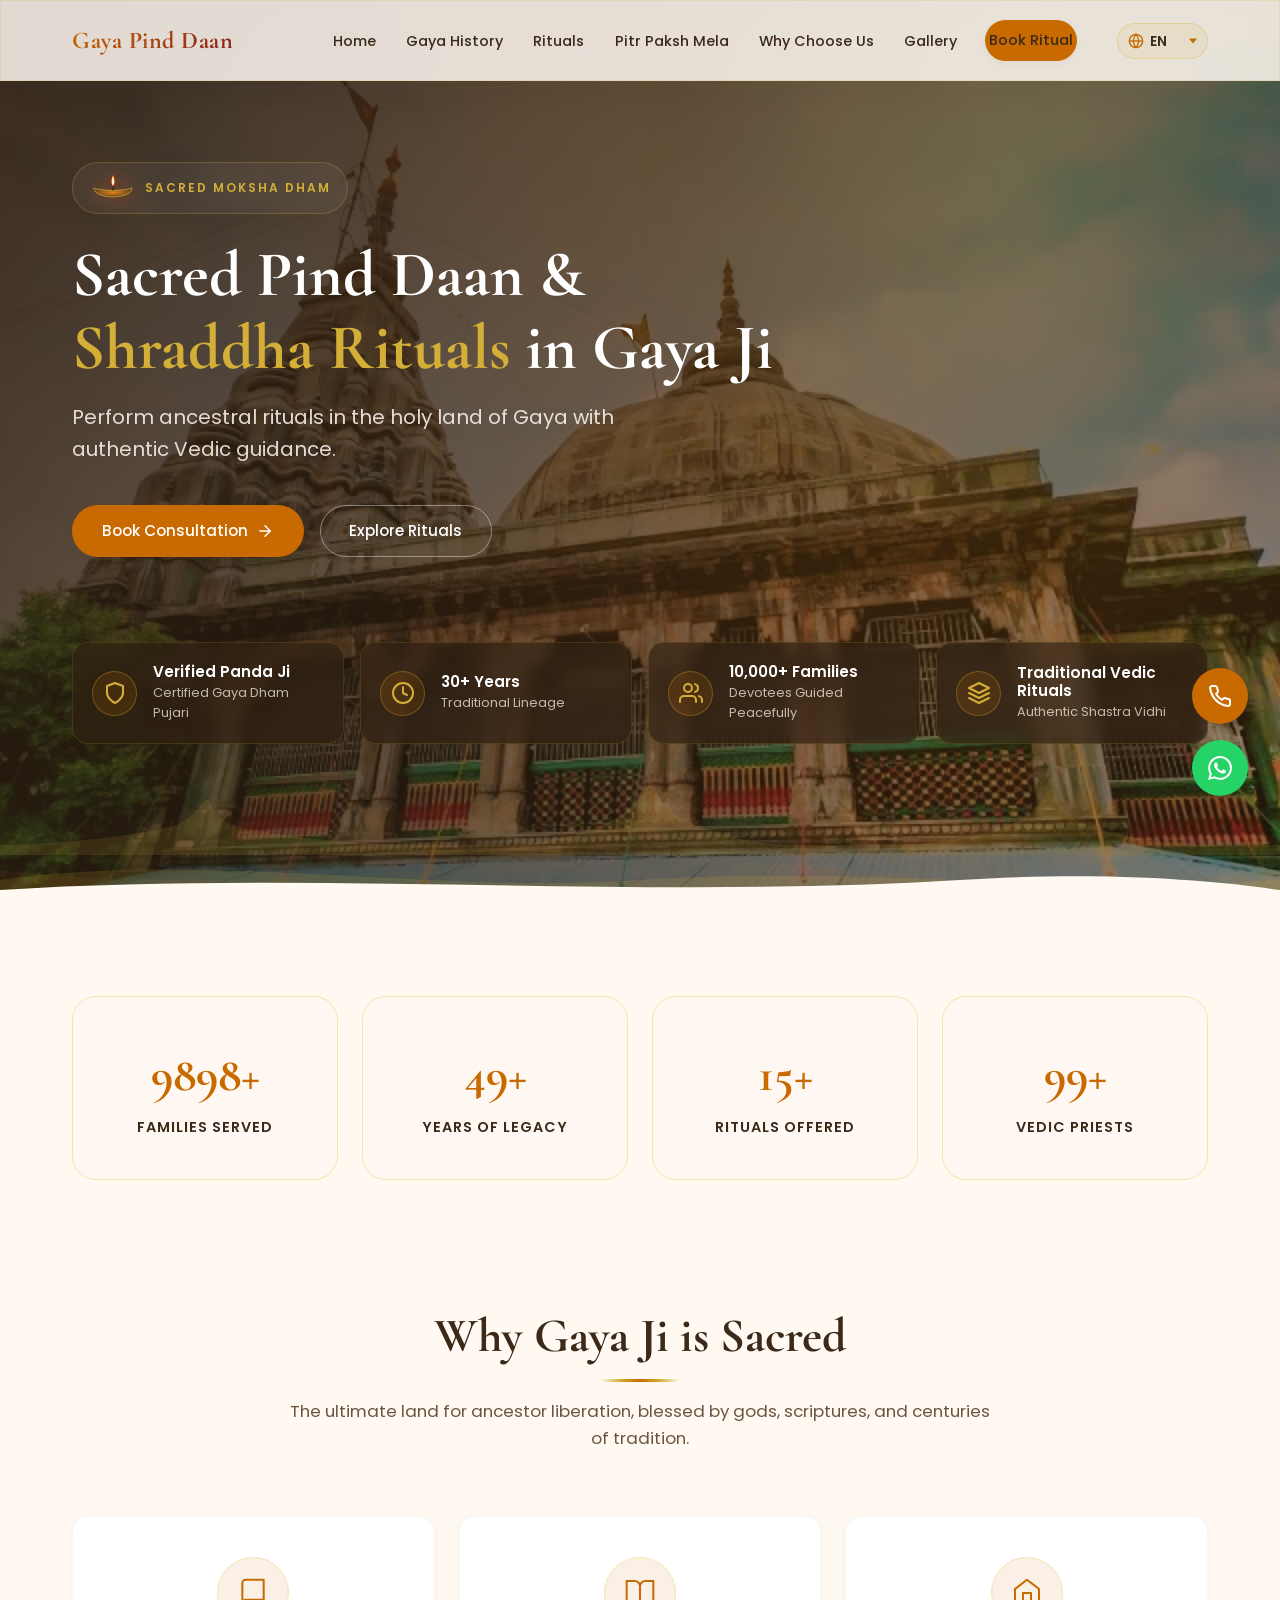
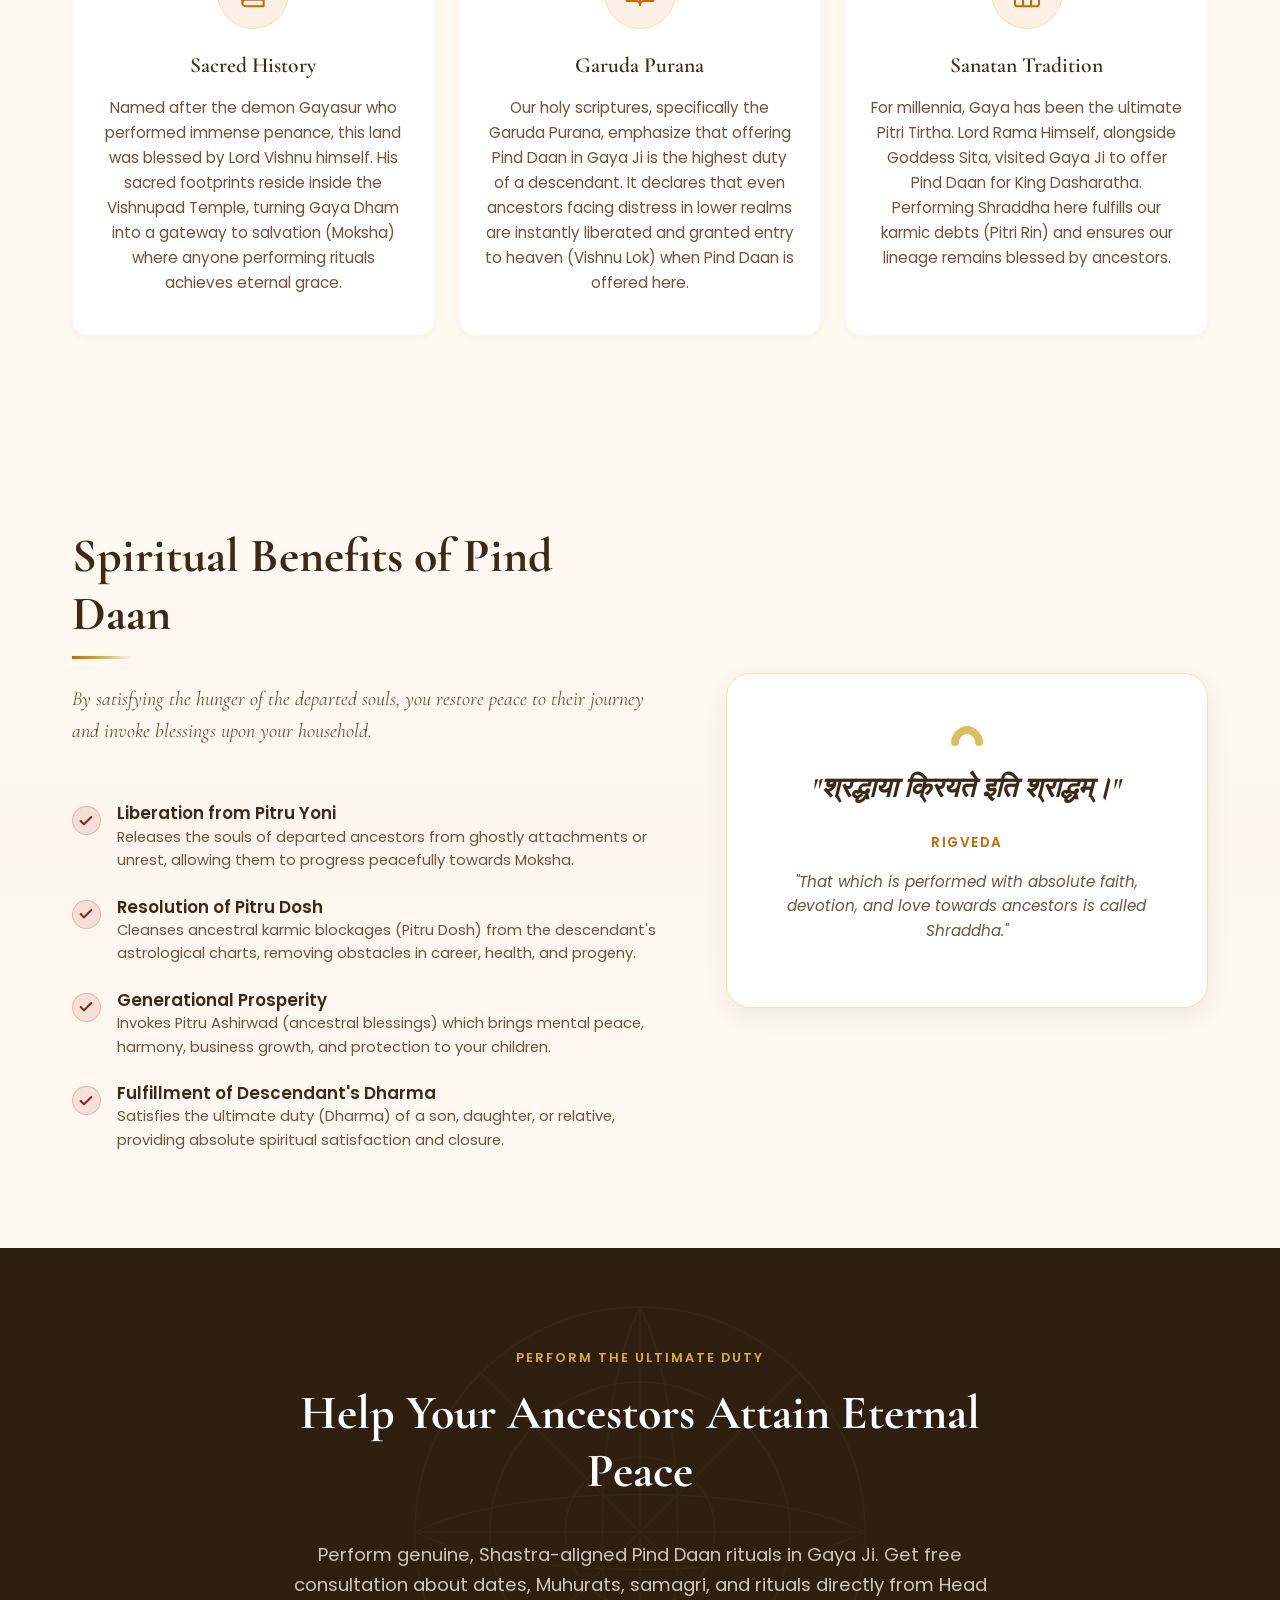
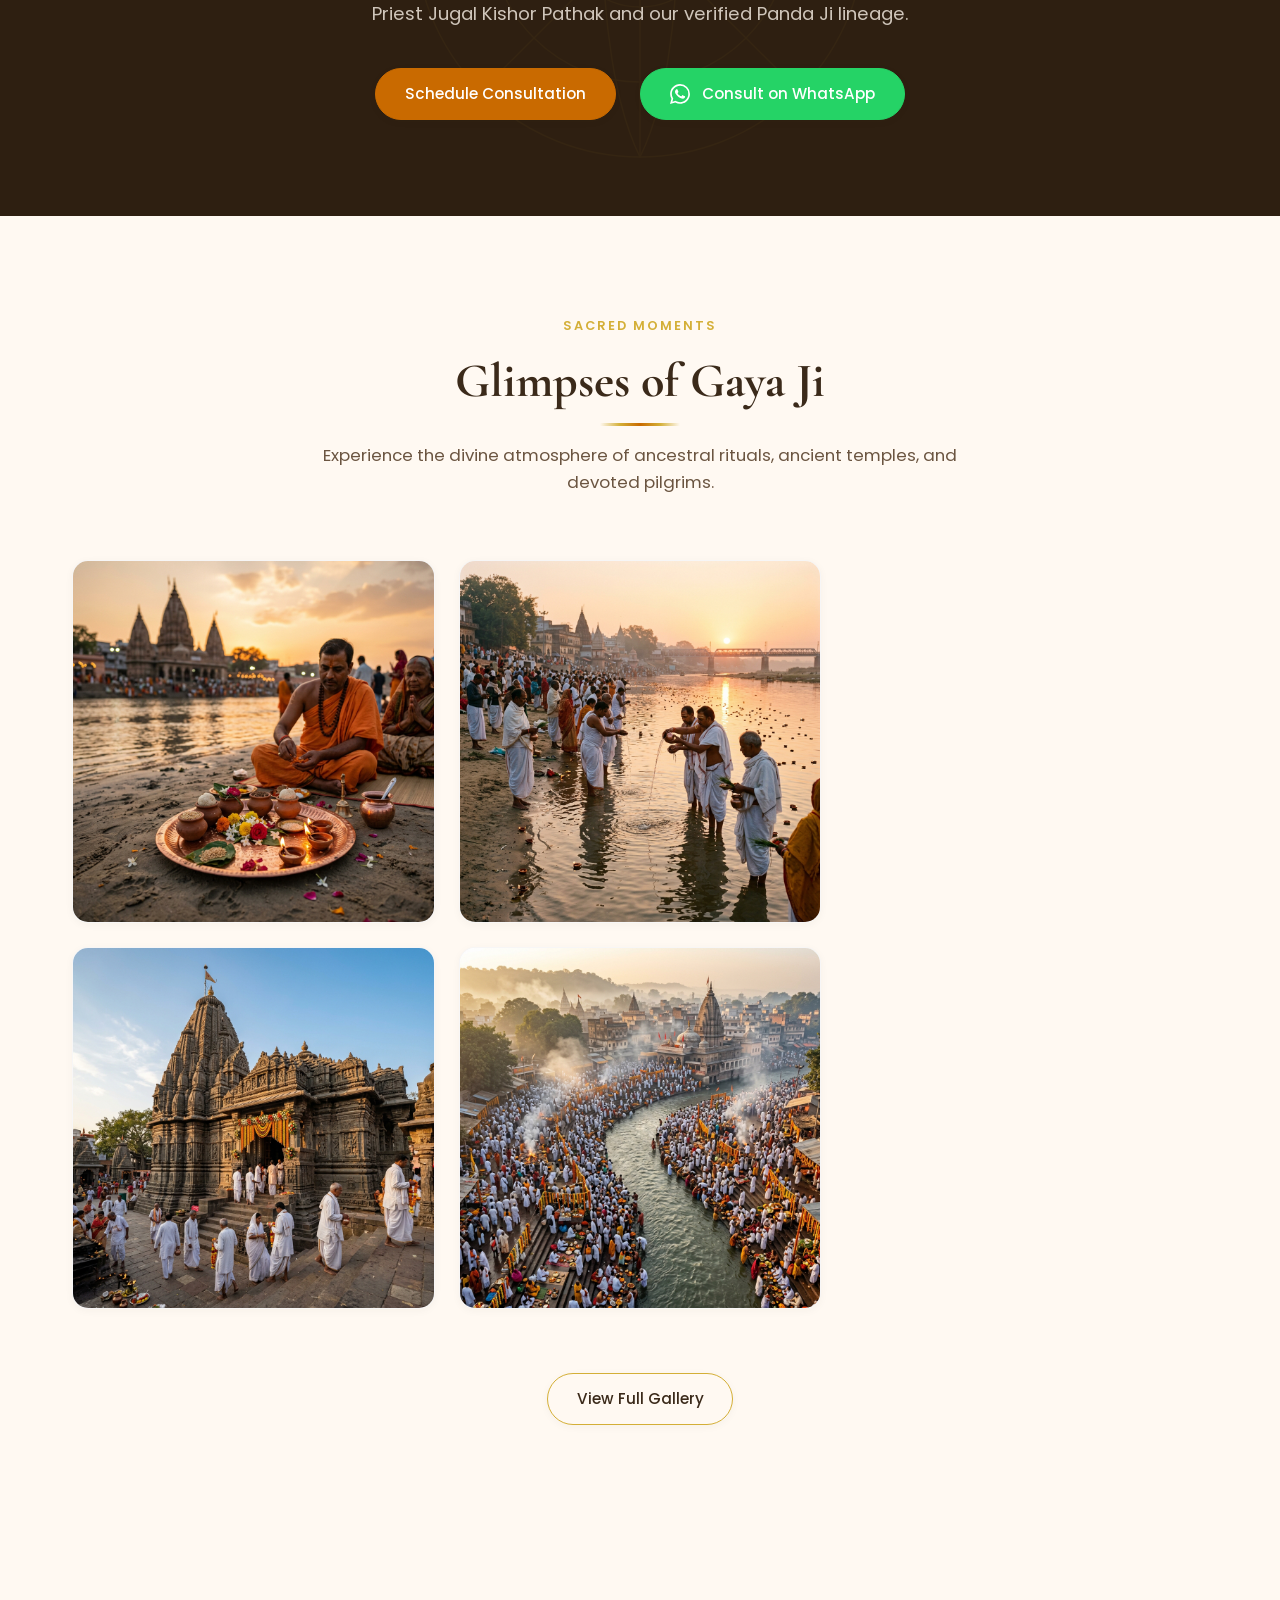
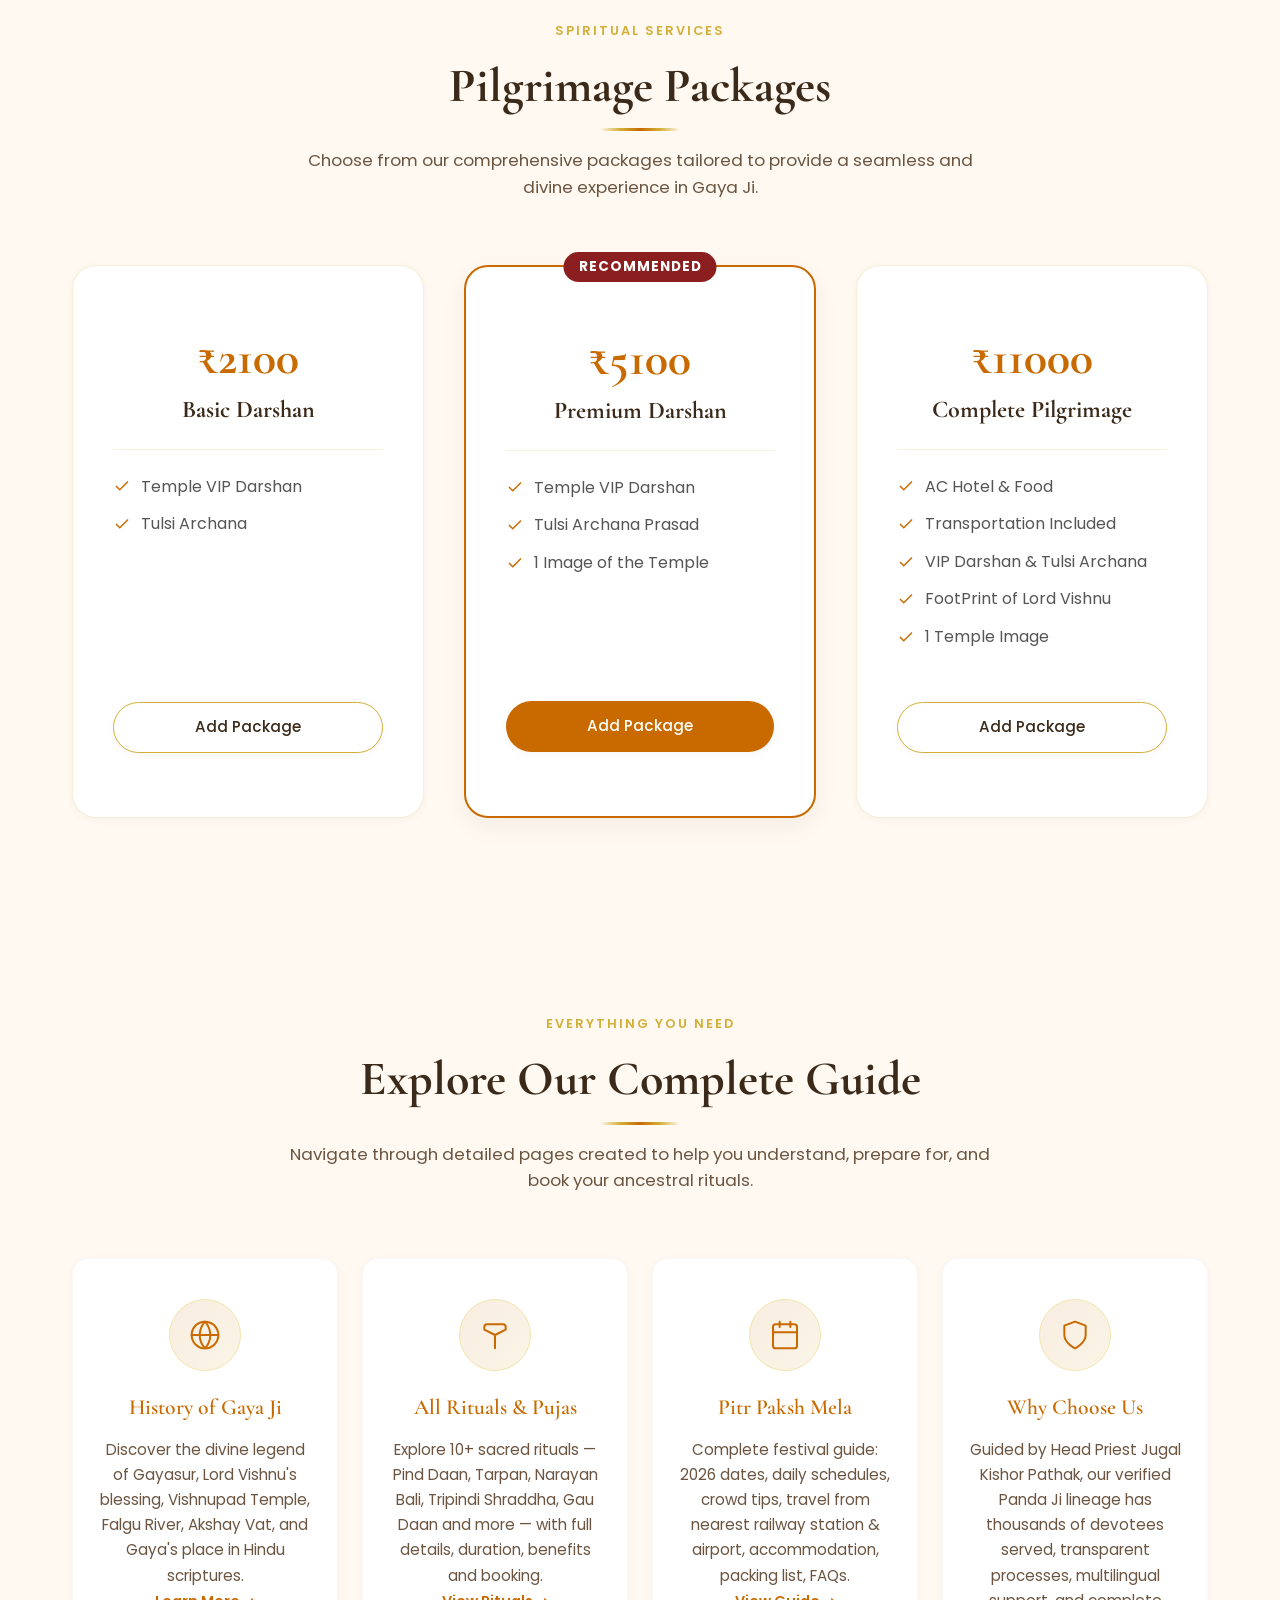
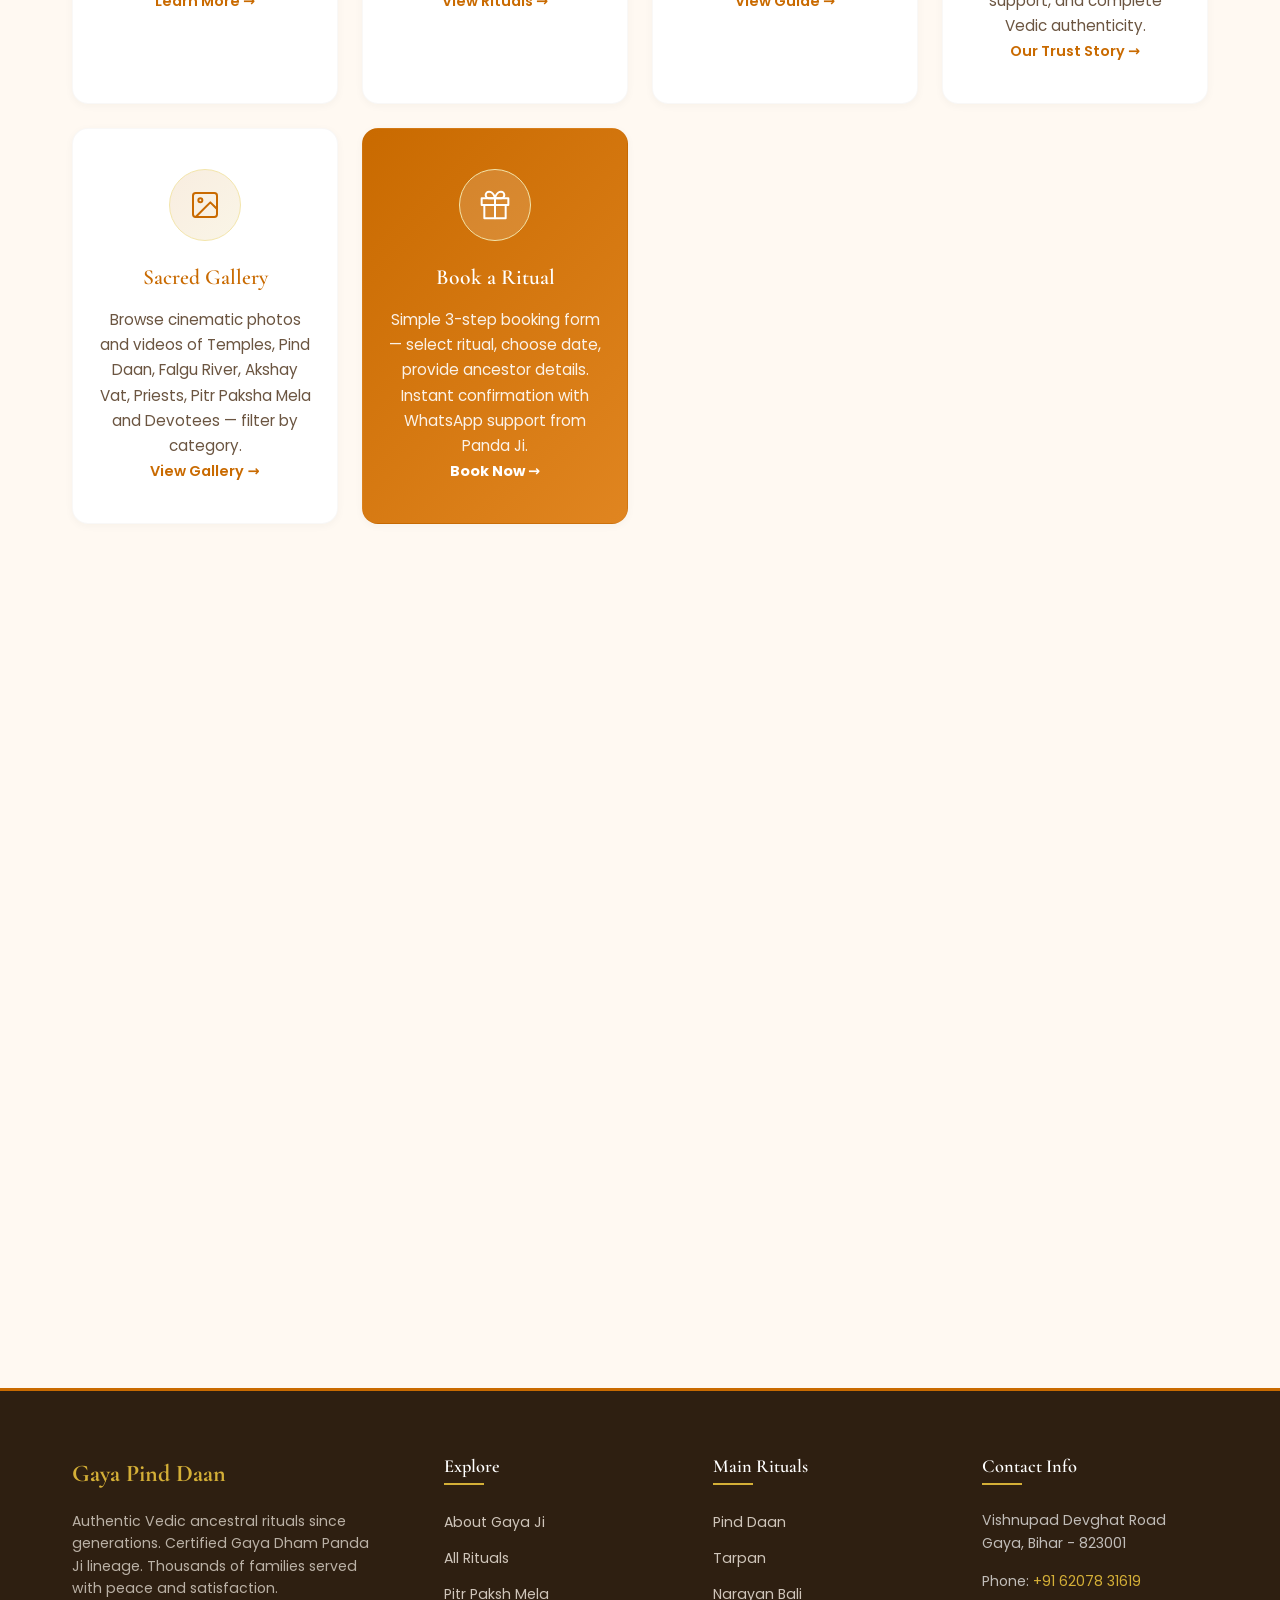
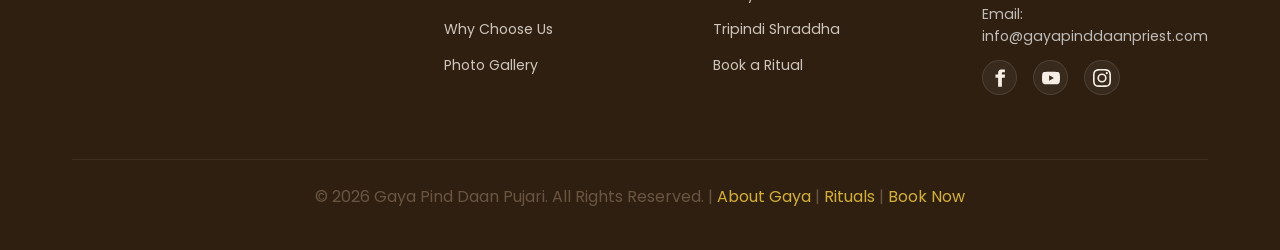
<file: index.html>
<!DOCTYPE html>
<html lang="en">
<head>
  <meta charset="UTF-8">
  <meta name="viewport" content="width=device-width, initial-scale=1.0">
  
  <meta name="keywords" content="Pind Daan Gaya, Shraddha Gaya Ji, Tarpan Bihar, Hindu Priest Gaya, Gaya Panda Ji, Ancestral Rituals Gaya">
  <meta name="author" content="Gaya Pind Daan Pujari">
  <meta name="robots" content="index, follow">

  <!-- OpenGraph Metadata for social sharing -->
  <meta property="og:title" content="Authentic Pind Daan & Shraddha Rituals in Gaya Ji | Certified Pujari">
  <meta property="og:description" content="Educate yourself and book authentic Vedic ancestral rituals (Pind Daan, Tarpan) at Vishnupad Temple and Falgu River in Gaya Ji, Bihar, under the guidance of traditional Panda Ji.">
  <meta property="og:type" content="website">
  <meta property="og:url" content="https://www.gayapinddaanpriest.com">
  <!-- image will be created and referenced in the future -->
  <meta property="og:image" content="assets/images/og-share-preview.jpg">

  <!-- Twitter Card Metadata -->
  <meta name="twitter:card" content="summary_large_image">
  <meta name="twitter:title" content="Authentic Pind Daan & Shraddha Rituals in Gaya Ji">
  <meta name="twitter:description" content="Guide for ancestral rituals in Gaya Ji. Book genuine Shraddha, Pind Daan, and Tarpan.">
  <meta name="twitter:image" content="assets/images/og-share-preview.jpg">

  

  <!-- Google Fonts Preconnect and Load -->
  <link rel="preconnect" href="https://fonts.googleapis.com">
  <link rel="preconnect" href="https://fonts.gstatic.com" crossorigin>
  <link href="https://fonts.googleapis.com/css2?family=Cormorant+Garamond:ital,wght@0,400;0,600;0,700;1,400&family=Poppins:wght@300;400;500;600;700&display=swap" rel="stylesheet">

  <!-- Stylesheets -->
  <link rel="stylesheet" href="assets/css/main.css">
  <link rel="stylesheet" href="assets/css/components.css">

  <!-- Favicon -->
  <link rel="icon" type="image/x-icon" href="assets/images/favicon.ico">

  
  
  <link rel="canonical" href="https://www.gayapinddaan.com/index.html" />
  
  <!-- OpenGraph / Facebook -->
  <meta property="og:type" content="website">
  <meta property="og:url" content="https://www.gayapinddaan.com/index.html">
  <meta property="og:title" content="Authentic Pind Daan & Ancestral Rituals in Gaya Ji | Priest & Panda Ji">
  <meta property="og:description" content="Perform authentic Pind Daan, Shraddha, and Tarpan rituals in Gaya Ji with verified Panda Ji. Secure your ancestral peace at Vishnupad Temple and Falgu River.">
  <meta property="og:image" content="https://www.gayapinddaan.com/assets/resources/vishnupad_temple.png">

  <!-- Twitter -->
  <meta property="twitter:card" content="summary_large_image">
  <meta property="twitter:url" content="https://www.gayapinddaan.com/index.html">
  <meta property="twitter:title" content="Authentic Pind Daan & Ancestral Rituals in Gaya Ji | Priest & Panda Ji">
  <meta property="twitter:description" content="Perform authentic Pind Daan, Shraddha, and Tarpan rituals in Gaya Ji with verified Panda Ji. Secure your ancestral peace at Vishnupad Temple and Falgu River.">
  <meta property="twitter:image" content="https://www.gayapinddaan.com/assets/resources/vishnupad_temple.png">

  <!-- Breadcrumb Schema (Global) -->
  <script type="application/ld+json">
  {
    "@context": "https://schema.org",
    "@type": "BreadcrumbList",
    "itemListElement": [
      {
        "@type": "ListItem",
        "position": 1,
        "name": "Home",
        "item": "https://www.gayapinddaan.com/index.html"
      },
      {
        "@type": "ListItem",
        "position": 2,
        "name": "Index",
        "item": "https://www.gayapinddaan.com/index.html"
      }
    ]
  }
  </script>
  
    <script type="application/ld+json">
    {
      "@context": "https://schema.org",
      "@type": "LocalBusiness",
      "name": "Gaya Pind Daan Services",
      "image": "https://www.gayapinddaan.com/assets/resources/vishnupad_temple.png",
      "@id": "",
      "url": "https://www.gayapinddaan.com",
      "telephone": "+916207831619",
      "address": {
        "@type": "PostalAddress",
        "streetAddress": "Vishnupad Temple Area",
        "addressLocality": "Gaya",
        "addressRegion": "Bihar",
        "postalCode": "823001",
        "addressCountry": "IN"
      }
    }
    </script>

  <title>Authentic Pind Daan & Ancestral Rituals in Gaya Ji | Priest & Panda Ji</title>
  <meta name="description" content="Perform authentic Pind Daan, Shraddha, and Tarpan rituals in Gaya Ji with verified Panda Ji. Secure your ancestral peace at Vishnupad Temple and Falgu River.">
  <link rel="canonical" href="https://www.gayapinddaan.com/index.html" />
  
  <!-- OpenGraph / Facebook -->
  <meta property="og:type" content="website">
  <meta property="og:url" content="https://www.gayapinddaan.com/index.html">
  <meta property="og:title" content="Authentic Pind Daan & Ancestral Rituals in Gaya Ji | Priest & Panda Ji">
  <meta property="og:description" content="Perform authentic Pind Daan, Shraddha, and Tarpan rituals in Gaya Ji with verified Panda Ji. Secure your ancestral peace at Vishnupad Temple and Falgu River.">
  <meta property="og:image" content="https://www.gayapinddaan.com/assets/resources/vishnupad_temple.png">

  <!-- Twitter -->
  <meta property="twitter:card" content="summary_large_image">
  <meta property="twitter:url" content="https://www.gayapinddaan.com/index.html">
  <meta property="twitter:title" content="Authentic Pind Daan & Ancestral Rituals in Gaya Ji | Priest & Panda Ji">
  <meta property="twitter:description" content="Perform authentic Pind Daan, Shraddha, and Tarpan rituals in Gaya Ji with verified Panda Ji. Secure your ancestral peace at Vishnupad Temple and Falgu River.">
  <meta property="twitter:image" content="https://www.gayapinddaan.com/assets/resources/vishnupad_temple.png">

  <!-- Breadcrumb Schema (Global) -->
  <script type="application/ld+json">
  {
    "@context": "https://schema.org",
    "@type": "BreadcrumbList",
    "itemListElement": [
      {
        "@type": "ListItem",
        "position": 1,
        "name": "Home",
        "item": "https://www.gayapinddaan.com/index.html"
      },
      {
        "@type": "ListItem",
        "position": 2,
        "name": "Index",
        "item": "https://www.gayapinddaan.com/index.html"
      }
    ]
  }
  </script>
  
    <script type="application/ld+json">
    {
      "@context": "https://schema.org",
      "@type": "LocalBusiness",
      "name": "Gaya Pind Daan Services",
      "image": "https://www.gayapinddaan.com/assets/resources/vishnupad_temple.png",
      "@id": "",
      "url": "https://www.gayapinddaan.com",
      "telephone": "+910000000000",
      "address": {
        "@type": "PostalAddress",
        "streetAddress": "Vishnupad Temple Area",
        "addressLocality": "Gaya",
        "addressRegion": "Bihar",
        "postalCode": "823001",
        "addressCountry": "IN"
      }
    }
    </script>
</head>
<body>

  <!-- Skiplink for Web Accessibility -->
  <a href="#main-content" class="sr-only">Skip to main content</a>

  <!-- Header Section (Sticky Navigation) -->
  <header class="header-main glass">
    <div class="container header-container">
      <a href="index.html" class="logo" aria-label="Gaya Pind Daan Logo">
        <!-- Logo SVG and Brand Text will go here in Header implementation -->
        <span class="logo-txt">Gaya Pind Daan</span>
      </a>

      <button class="nav-toggle" id="navToggle" aria-controls="navMenu" aria-expanded="false" aria-label="Toggle navigation menu">
        <span class="bar"></span>
        <span class="bar"></span>
        <span class="bar"></span>
      </button>

      <nav class="nav-menu" id="navMenu">
        <ul>
          <li><a href="index.html">Home</a></li>
          <li><a href="about-gaya.html">Gaya History</a></li>
          <li><a href="rituals.html">Rituals</a></li>
          <li><a href="mela.html">Pitr Paksh Mela</a></li>
          <li><a href="why-choose-us.html">Why Choose Us</a></li>
          <li><a href="gallery.html">Gallery</a></li>
          <li><a href="booking.html" class="btn btn-primary nav-cta">Book Ritual</a></li>
          <li class="lang-switcher">
            <svg class="lang-icon" viewBox="0 0 24 24" width="16" height="16" stroke="currentColor" stroke-width="2" fill="none"><circle cx="12" cy="12" r="10"></circle><line x1="2" y1="12" x2="22" y2="12"></line><path d="M12 2a15.3 15.3 0 0 1 4 10 15.3 15.3 0 0 1-4 10 15.3 15.3 0 0 1-4-10 15.3 15.3 0 0 1 4-10z"></path></svg>
            <div class="lang-select-wrapper">
              <select class="lang-select" aria-label="Select Language">
                <option value="en">EN</option>
                <option value="hi">हिन्दी</option>
                <option value="bn">বাংলা</option>
              </select>
            </div>
          </li>
        </ul>
      </nav>
    </div>
  </header>

  <!-- Main Content Area -->
  <main id="main-content">
    
    <!-- Hero Section -->
    <section id="hero" class="hero-section parallax-bg" data-speed="0.4">
      <div class="hero-bg-overlay"></div>
      <div class="hero-sunlight"></div>
      
      <div class="container hero-container-inner">
        <div class="hero-content reveal fade-up">
          <div class="diya-container">
            <!-- Animated Diya SVG -->
            <svg class="diya-svg" viewBox="0 0 100 80" width="48" height="38" aria-hidden="true">
              <defs>
                <radialGradient id="flame-grad" cx="50%" cy="50%" r="50%">
                  <stop offset="0%" stop-color="#FFF9F2" />
                  <stop offset="30%" stop-color="#FFD43F" />
                  <stop offset="70%" stop-color="#FF5500" />
                  <stop offset="100%" stop-color="#8B1E1E" stop-opacity="0" />
                </radialGradient>
                <radialGradient id="diya-body-grad" cx="50%" cy="50%" r="70%">
                  <stop offset="0%" stop-color="#E08520" />
                  <stop offset="100%" stop-color="#3B2A1A" />
                </radialGradient>
              </defs>
              <!-- Diya Body -->
              <path d="M10,40 C10,65 90,65 90,40 C90,40 80,45 50,45 C20,45 10,40 10,40 Z" fill="url(#diya-body-grad)" stroke="#D4AF37" stroke-width="1.5" />
              <!-- Wick -->
              <path d="M50,45 C52,45 53,42 53,40 C53,38 47,38 47,40 C47,42 48,45 50,45 Z" fill="#3B2A1A" />
              <!-- Diya Flame -->
              <g class="diya-flame-group">
                <path class="diya-flame-outer" d="M50,38 C55,38 57,28 50,10 C43,28 45,38 50,38 Z" fill="url(#flame-grad)" />
                <path class="diya-flame-inner" d="M50,34 C53,34 54,28 50,16 C46,28 47,34 50,34 Z" fill="#FFF9F2" opacity="0.8" />
              </g>
            </svg>
            <span class="diya-tag">Sacred Moksha Dham</span>
          </div>

          <h1 class="hero-title">Sacred Pind Daan & <br><span class="highlight-gold">Shraddha Rituals</span> in Gaya Ji</h1>
          <p class="hero-subtitle">Perform ancestral rituals in the holy land of Gaya with authentic Vedic guidance.</p>
          
          <div class="hero-actions">
            <a href="booking.html" class="btn btn-primary">
              <span>Book Consultation</span>
              <svg viewBox="0 0 24 24" width="18" height="18" stroke="currentColor" stroke-width="2" fill="none" stroke-linecap="round" stroke-linejoin="round"><line x1="5" y1="12" x2="19" y2="12"></line><polyline points="12 5 19 12 12 19"></polyline></svg>
            </a>
            <a href="rituals.html" class="btn btn-secondary">Explore Rituals</a>
          </div>
        </div>
      </div>

      <!-- Trust Badges Section at the bottom of hero content -->
      <div class="hero-badges-container container reveal delay-200">
        <div class="hero-badges-grid">
          <div class="badge-card glass">
            <div class="badge-icon">
              <svg viewBox="0 0 24 24" width="24" height="24" stroke="currentColor" stroke-width="2" fill="none" stroke-linecap="round" stroke-linejoin="round"><path d="M12 22s8-4 8-10V5l-8-3-8 3v7c0 6 8 10 8 10z"></path></svg>
            </div>
            <div class="badge-info">
              <h4 class="badge-title">Verified Panda Ji</h4>
              <p class="badge-desc">Certified Gaya Dham Pujari</p>
            </div>
          </div>
          <div class="badge-card glass">
            <div class="badge-icon">
              <svg viewBox="0 0 24 24" width="24" height="24" stroke="currentColor" stroke-width="2" fill="none" stroke-linecap="round" stroke-linejoin="round"><circle cx="12" cy="12" r="10"></circle><polyline points="12 6 12 12 16 14"></polyline></svg>
            </div>
            <div class="badge-info">
              <h4 class="badge-title">30+ Years</h4>
              <p class="badge-desc">Traditional Lineage</p>
            </div>
          </div>
          <div class="badge-card glass">
            <div class="badge-icon">
              <svg viewBox="0 0 24 24" width="24" height="24" stroke="currentColor" stroke-width="2" fill="none" stroke-linecap="round" stroke-linejoin="round"><path d="M17 21v-2a4 4 0 0 0-4-4H5a4 4 0 0 0-4 4v2"></path><circle cx="9" cy="7" r="4"></circle><path d="M23 21v-2a4 4 0 0 0-3-3.87"></path><path d="M16 3.13a4 4 0 0 1 0 7.75"></path></svg>
            </div>
            <div class="badge-info">
              <h4 class="badge-title">10,000+ Families</h4>
              <p class="badge-desc">Devotees Guided Peacefully</p>
            </div>
          </div>
          <div class="badge-card glass">
            <div class="badge-icon">
              <svg viewBox="0 0 24 24" width="24" height="24" stroke="currentColor" stroke-width="2" fill="none" stroke-linecap="round" stroke-linejoin="round"><path d="M12 2L2 7l10 5 10-5-10-5z"></path><path d="M2 17l10 5 10-5"></path><path d="M2 12l10 5 10-5"></path></svg>
            </div>
            <div class="badge-info">
              <h4 class="badge-title">Traditional Vedic Rituals</h4>
              <p class="badge-desc">Authentic Shastra Vidhi</p>
            </div>
          </div>
        </div>
      </div>

      <!-- Graphics Overlay: Temple Silhouette and Sacred River Waves -->
      <div class="hero-graphics">
        <!-- Temple Silhouette -->
        <svg class="temple-silhouette-svg" viewBox="0 0 1440 180" preserveAspectRatio="none" aria-hidden="true">
          <!-- Silhouettes of Temples and Shikharas -->
          <path d="M0,180 
                   L0,150 
                   Q70,140 120,100 
                   Q140,80 150,50 
                   L155,50 
                   Q160,80 180,100 
                   Q230,140 300,150 
                   L350,150 
                   Q390,130 420,80 
                   Q440,50 450,20 
                   L455,20 
                   Q460,50 480,80 
                   Q510,130 550,150 
                   L700,150 
                   Q750,130 780,70 
                   Q800,30 810,5 
                   L815,5 
                   Q820,30 840,70 
                   Q870,130 920,150 
                   L1000,150 
                   Q1040,135 1070,95 
                   Q1090,65 1100,35 
                   L1105,35 
                   Q1110,65 1130,95 
                   Q1160,135 1200,150 
                   L1440,150 
                   L1440,180 Z" 
                fill="rgba(59, 42, 26, 0.08)"></path>
          <!-- Closer silhouette in warmer gold/brown overlay -->
          <path d="M0,180 
                   L0,160 
                   Q120,155 200,120 
                   Q220,100 230,70 
                   L235,70 
                   Q240,100 260,120 
                   Q340,155 460,160 
                   L580,160 
                   Q650,150 700,100 
                   Q720,70 730,40 
                   L735,40 
                   Q740,70 760,100 
                   Q810,150 880,160 
                   L1020,160 
                   Q1100,150 1150,110 
                   Q1170,80 1180,50 
                   L1185,50 
                   Q1190,80 1210,110 
                   Q1260,150 1340,160 
                   L1440,160 
                   L1440,180 Z" 
                fill="rgba(212, 175, 55, 0.12)"></path>
        </svg>

        <!-- Sacred River Waves (Falgu River) -->
        <svg class="river-waves-svg" viewBox="0 0 1440 120" preserveAspectRatio="none" aria-hidden="true">
          <!-- Back Wave -->
          <path d="M0,60 C320,130 640,-10 960,60 C1120,95 1280,95 1440,60 L1440,120 L0,120 Z" fill="rgba(201, 106, 0, 0.06)"></path>
          <!-- Mid Wave -->
          <path d="M0,80 C240,20 480,110 720,80 C960,50 1200,110 1440,80 L1440,120 L0,120 Z" fill="rgba(212, 175, 55, 0.15)"></path>
          <!-- Front Wave (Solid Warm White, sealing the section transition) -->
          <path d="M0,100 C360,60 720,120 1080,80 C1260,60 1380,85 1440,100 L1440,120 L0,120 Z" fill="var(--bg-warm-white)"></path>
        </svg>
      </div>
    </section>

    <!-- Animated Counters Section -->
    <section class="section" style="padding: 2rem 0; background: var(--bg-warm-white);">
      <div class="container">
        <div class="counter-grid">
          <div class="counter-box reveal fade-up delay-100 hover-card">
            <span class="counter-number" data-target="10000">0</span>
            <span class="counter-label">Families Served</span>
          </div>
          <div class="counter-box reveal fade-up delay-200 hover-card">
            <span class="counter-number" data-target="50">0</span>
            <span class="counter-label">Years of Legacy</span>
          </div>
          <div class="counter-box reveal fade-up delay-300 hover-card">
            <span class="counter-number" data-target="15">0</span>
            <span class="counter-label">Rituals Offered</span>
          </div>
          <div class="counter-box reveal fade-up delay-400 hover-card">
            <span class="counter-number" data-target="100">0</span>
            <span class="counter-label">Vedic Priests</span>
          </div>
        </div>
      </div>
    </section>

    <!-- Why Gaya Ji is Sacred Section -->
    <section id="about-gaya" class="section about-section">
      <div class="container">
        <div class="about-header reveal">
          <h2 class="section-title">Why Gaya Ji is Sacred</h2>
          <p>The ultimate land for ancestor liberation, blessed by gods, scriptures, and centuries of tradition.</p>
        </div>

        <div class="sacred-grid">
          <!-- Historical Significance Card -->
          <div class="card sacred-card reveal delay-100">
            <div class="sacred-card-icon">
              <!-- History Icon (Scroll/Book) -->
              <svg viewBox="0 0 24 24" width="32" height="32" stroke="currentColor" stroke-width="1.5" fill="none" stroke-linecap="round" stroke-linejoin="round"><path d="M4 19.5A2.5 2.5 0 0 1 6.5 17H20"></path><path d="M6.5 2H20v20H6.5A2.5 2.5 0 0 1 4 19.5v-15A2.5 2.5 0 0 1 6.5 2z"></path></svg>
            </div>
            <h3>Sacred History</h3>
            <p>Named after the demon Gayasur who performed immense penance, this land was blessed by Lord Vishnu himself. His sacred footprints reside inside the Vishnupad Temple, turning Gaya Dham into a gateway to salvation (Moksha) where anyone performing rituals achieves eternal grace.</p>
          </div>

          <!-- Importance in Garuda Purana Card -->
          <div class="card sacred-card reveal delay-200">
            <div class="sacred-card-icon">
              <!-- Holy Text Icon -->
              <svg viewBox="0 0 24 24" width="32" height="32" stroke="currentColor" stroke-width="1.5" fill="none" stroke-linecap="round" stroke-linejoin="round"><path d="M2 3h6a4 4 0 0 1 4 4v14a3 3 0 0 0-3-3H2z"></path><path d="M22 3h-6a4 4 0 0 0-4 4v14a3 3 0 0 1 3-3h7z"></path></svg>
            </div>
            <h3>Garuda Purana</h3>
            <p>Our holy scriptures, specifically the Garuda Purana, emphasize that offering Pind Daan in Gaya Ji is the highest duty of a descendant. It declares that even ancestors facing distress in lower realms are instantly liberated and granted entry to heaven (Vishnu Lok) when Pind Daan is offered here.</p>
          </div>

          <!-- Importance in Hindu Tradition Card -->
          <div class="card sacred-card reveal delay-300">
            <div class="sacred-card-icon">
              <!-- Temple Icon -->
              <svg viewBox="0 0 24 24" width="32" height="32" stroke="currentColor" stroke-width="1.5" fill="none" stroke-linecap="round" stroke-linejoin="round"><path d="M3 9l9-7 9 7v11a2 2 0 0 1-2 2H5a2 2 0 0 1-2-2z"></path><polyline points="9 22 9 12 15 12 15 22"></polyline></svg>
            </div>
            <h3>Sanatan Tradition</h3>
            <p>For millennia, Gaya has been the ultimate Pitri Tirtha. Lord Rama Himself, alongside Goddess Sita, visited Gaya Ji to offer Pind Daan for King Dasharatha. Performing Shraddha here fulfills our karmic debts (Pitri Rin) and ensures our lineage remains blessed by ancestors.</p>
          </div>
        </div>
      </div>
    </section>

    <!-- Benefits of performing Pind Daan Section -->
    <section id="benefits" class="section benefits-section">
      <div class="container">
        <div class="benefits-container">
          
          <div class="benefits-content reveal">
            <h2 class="section-title-left">Spiritual Benefits of Pind Daan</h2>
            <p class="lead">By satisfying the hunger of the departed souls, you restore peace to their journey and invoke blessings upon your household.</p>
            
            <div class="benefits-list">
              <!-- Benefit 1 -->
              <div class="benefit-item">
                <div class="benefit-check">
                  <svg viewBox="0 0 24 24" width="16" height="16" stroke="currentColor" stroke-width="3" fill="none" stroke-linecap="round" stroke-linejoin="round"><polyline points="20 6 9 17 4 12"></polyline></svg>
                </div>
                <div class="benefit-text">
                  <h4>Liberation from Pitru Yoni</h4>
                  <p>Releases the souls of departed ancestors from ghostly attachments or unrest, allowing them to progress peacefully towards Moksha.</p>
                </div>
              </div>

              <!-- Benefit 2 -->
              <div class="benefit-item">
                <div class="benefit-check">
                  <svg viewBox="0 0 24 24" width="16" height="16" stroke="currentColor" stroke-width="3" fill="none" stroke-linecap="round" stroke-linejoin="round"><polyline points="20 6 9 17 4 12"></polyline></svg>
                </div>
                <div class="benefit-text">
                  <h4>Resolution of Pitru Dosh</h4>
                  <p>Cleanses ancestral karmic blockages (Pitru Dosh) from the descendant's astrological charts, removing obstacles in career, health, and progeny.</p>
                </div>
              </div>

              <!-- Benefit 3 -->
              <div class="benefit-item">
                <div class="benefit-check">
                  <svg viewBox="0 0 24 24" width="16" height="16" stroke="currentColor" stroke-width="3" fill="none" stroke-linecap="round" stroke-linejoin="round"><polyline points="20 6 9 17 4 12"></polyline></svg>
                </div>
                <div class="benefit-text">
                  <h4>Generational Prosperity</h4>
                  <p>Invokes Pitru Ashirwad (ancestral blessings) which brings mental peace, harmony, business growth, and protection to your children.</p>
                </div>
              </div>

              <!-- Benefit 4 -->
              <div class="benefit-item">
                <div class="benefit-check">
                  <svg viewBox="0 0 24 24" width="16" height="16" stroke="currentColor" stroke-width="3" fill="none" stroke-linecap="round" stroke-linejoin="round"><polyline points="20 6 9 17 4 12"></polyline></svg>
                </div>
                <div class="benefit-text">
                  <h4>Fulfillment of Descendant's Dharma</h4>
                  <p>Satisfies the ultimate duty (Dharma) of a son, daughter, or relative, providing absolute spiritual satisfaction and closure.</p>
                </div>
              </div>
            </div>
          </div>

          <div class="benefits-media reveal delay-200">
            <!-- Sacred Quote Block representing Vedic heritage -->
            <div class="benefits-quote">
              <div class="quote-decor-top">
                <svg viewBox="0 0 100 30" width="80" height="24" fill="currentColor">
                  <path d="M50,5 C40,5 30,15 30,25 C30,28 32,30 35,30 C38,30 40,28 40,25 C40,20 45,15 50,15 C55,15 60,20 60,25 C60,28 62,30 65,30 C68,30 70,28 70,25 C70,15 60,5 50,5 Z" />
                </svg>
              </div>
              <p class="quote-text">"श्रद्धाया क्रियते इति श्राद्धम्।"</p>
              <p class="quote-author">Rigveda</p>
              <p style="font-size: 0.95rem; font-style: italic; color: var(--text-muted); margin-top: 15px;">"That which is performed with absolute faith, devotion, and love towards ancestors is called Shraddha."</p>
            </div>
          </div>

        </div>
      </div>
    </section>

    <!-- Sacred Call To Action Section -->
    <section class="section sacred-cta-section text-center">
      <div class="mandala-bg" aria-hidden="true">
        <!-- SVG mandala outline placeholder -->
        <svg viewBox="0 0 100 100" fill="none" stroke="var(--secondary-gold)" stroke-width="0.3">
          <circle cx="50" cy="50" r="45"/>
          <circle cx="50" cy="50" r="30"/>
          <circle cx="50" cy="50" r="15"/>
          <path d="M50,5 L50,95 M5,50 L95,50 M18,18 L82,82 M18,82 L82,18"/>
          <path d="M50,5 C60,25 60,75 50,95 C40,75 40,25 50,5 Z"/>
          <path d="M5,50 C25,60 75,60 95,50 C75,40 25,40 5,50 Z"/>
        </svg>
      </div>
      <div class="container cta-inner reveal">
        <span class="cta-tag">Perform the Ultimate Duty</span>
        <h2 class="cta-title">Help Your Ancestors Attain Eternal Peace</h2>
        <p class="cta-desc">Perform genuine, Shastra-aligned Pind Daan rituals in Gaya Ji. Get free consultation about dates, Muhurats, samagri, and rituals directly from Head Priest Jugal Kishor Pathak and our verified Panda Ji lineage.</p>
        <div class="cta-buttons">
          <a href="booking.html" class="btn btn-primary">Schedule Consultation</a>
          <a href="https://wa.me/916207831619?text=Pranam%20Panda%20Ji,%20I%20want%20to%20consult%20regarding%20Pind%20Daan%20rituals%20in%20Gaya." class="btn btn-whatsapp" target="_blank" rel="noopener noreferrer">
            <svg viewBox="0 0 24 24" width="20" height="20" fill="currentColor" style="margin-right: 4px; vertical-align: middle;"><path d="M17.472 14.382c-.297-.149-1.758-.867-2.03-.967-.273-.099-.471-.148-.67.15-.197.297-.767.966-.94 1.164-.173.199-.347.223-.644.075-.297-.15-1.255-.463-2.39-1.475-.883-.788-1.48-1.761-1.653-2.059-.173-.297-.018-.458.13-.606.134-.133.298-.347.446-.52.149-.174.198-.298.298-.497.099-.198.05-.371-.025-.52-.075-.149-.669-1.612-.916-2.207-.242-.579-.487-.5-.669-.51-.173-.008-.371-.01-.57-.01-.198 0-.52.074-.792.372-.272.297-1.04 1.016-1.04 2.479 0 1.462 1.065 2.875 1.213 3.074.149.198 2.096 3.2 5.077 4.487.709.306 1.262.489 1.694.625.712.227 1.36.195 1.871.118.571-.085 1.758-.719 2.006-1.413.248-.694.248-1.289.173-1.413-.074-.124-.272-.198-.57-.347m-5.421 7.403h-.004a9.87 9.87 0 01-5.031-1.378l-.361-.214-3.741.982.998-3.648-.235-.374a9.86 9.86 0 01-1.51-5.26c.001-5.45 4.436-9.884 9.888-9.884 2.64 0 5.122 1.03 6.988 2.898a9.825 9.825 0 012.893 6.994c-.003 5.45-4.437 9.884-9.885 9.884m8.413-18.297A11.815 11.815 0 0012.05 0C5.495 0 .16 5.335.157 11.892c0 2.096.547 4.142 1.588 5.945L0 24l6.335-1.662c1.746.953 3.71 1.458 5.704 1.46h.005c6.554 0 11.89-5.335 11.893-11.893a11.821 11.821 0 00-3.48-8.413z"/></svg>
            <span>Consult on WhatsApp</span>
          </a>
        </div>
      </div>
    </section>


    <!-- Gallery Preview Section -->
    <section id="gallery-preview" class="section">
      <div class="container">
        <div class="about-header text-center reveal">
          <span class="cta-tag">Sacred Moments</span>
          <h2 class="section-title">Glimpses of Gaya Ji</h2>
          <p>Experience the divine atmosphere of ancestral rituals, ancient temples, and devoted pilgrims.</p>
        </div>
        
        <div class="gallery-masonry" style="margin-top: var(--space-lg);">
          <!-- Pind Daan Ritual -->
          <div class="gallery-item reveal delay-100" data-category="pind-daan">
            <img src="assets/resources/pind_daan_ritual.png" alt="Pind Daan ritual at Falgu river" loading="lazy" style="min-height: 280px; object-fit: cover;">
            <div class="gallery-overlay">
              <div class="gallery-item-title">Pind Daan Ritual</div>
              <div class="gallery-item-category">Sacred Offering</div>
            </div>
          </div>
          <!-- Vishnupad Temple -->
          <div class="gallery-item reveal delay-200" data-category="temple">
            <img src="assets/resources/vishnupad_temple_gallery.png" alt="Vishnupad Temple Gaya" loading="lazy" style="min-height: 220px; object-fit: cover;">
            <div class="gallery-overlay">
              <div class="gallery-item-title">Vishnupad Temple</div>
              <div class="gallery-item-category">Sacred Temple</div>
            </div>
          </div>
          <!-- Falgu River Tarpan -->
          <div class="gallery-item reveal delay-300" data-category="falgu">
            <img src="assets/resources/falgu_river_tarpan.png" alt="Falgu River tarpan ritual" loading="lazy" style="min-height: 240px; object-fit: cover;">
            <div class="gallery-overlay">
              <div class="gallery-item-title">Falgu River Tarpan</div>
              <div class="gallery-item-category">River Offering</div>
            </div>
          </div>
          <!-- Pitr Paksha Mela -->
          <div class="gallery-item reveal delay-100" data-category="mela">
            <img src="assets/resources/pitr_paksha_mela.png" alt="Pitr Paksha Mela crowd at Gaya" loading="lazy" style="min-height: 300px; object-fit: cover;">
            <div class="gallery-overlay">
              <div class="gallery-item-title">Pitr Paksha Mela</div>
              <div class="gallery-item-category">Annual Mela</div>
            </div>
          </div>
        </div>

        <div class="text-center reveal" style="margin-top: var(--space-xl);">
          <a href="gallery.html" class="btn btn-secondary">View Full Gallery</a>
        </div>
      </div>
    </section>

    <!-- Packages Section -->
    <section id="packages" class="section">
      <div class="container">
        <div class="about-header text-center reveal">
          <span class="cta-tag">Spiritual Services</span>
          <h2 class="section-title">Pilgrimage Packages</h2>
          <p>Choose from our comprehensive packages tailored to provide a seamless and divine experience in Gaya Ji.</p>
        </div>

        <div class="packages-grid">
          <!-- Package 1 -->
          <div class="package-card reveal delay-100">
            <h3 class="package-price">₹2100</h3>
            <h4 class="package-title">Basic Darshan</h4>
            <ul class="package-features">
              <li><svg viewBox="0 0 24 24" width="18" height="18" stroke="var(--primary-saffron)" stroke-width="2" fill="none"><polyline points="20 6 9 17 4 12"></polyline></svg> Temple VIP Darshan</li>
              <li><svg viewBox="0 0 24 24" width="18" height="18" stroke="var(--primary-saffron)" stroke-width="2" fill="none"><polyline points="20 6 9 17 4 12"></polyline></svg> Tulsi Archana</li>
            </ul>
            <a href="booking.html?package=2100" class="btn btn-secondary package-btn">Add Package</a>
          </div>

          <!-- Package 2 -->
          <div class="package-card premium-card reveal delay-200">
            <div class="package-badge">Recommended</div>
            <h3 class="package-price">₹5100</h3>
            <h4 class="package-title">Premium Darshan</h4>
            <ul class="package-features">
              <li><svg viewBox="0 0 24 24" width="18" height="18" stroke="var(--primary-saffron)" stroke-width="2" fill="none"><polyline points="20 6 9 17 4 12"></polyline></svg> Temple VIP Darshan</li>
              <li><svg viewBox="0 0 24 24" width="18" height="18" stroke="var(--primary-saffron)" stroke-width="2" fill="none"><polyline points="20 6 9 17 4 12"></polyline></svg> Tulsi Archana Prasad</li>
              <li><svg viewBox="0 0 24 24" width="18" height="18" stroke="var(--primary-saffron)" stroke-width="2" fill="none"><polyline points="20 6 9 17 4 12"></polyline></svg> 1 Image of the Temple</li>
            </ul>
            <a href="booking.html?package=5100" class="btn btn-primary package-btn">Add Package</a>
          </div>

          <!-- Package 3 -->
          <div class="package-card reveal delay-300">
            <h3 class="package-price">₹11000</h3>
            <h4 class="package-title">Complete Pilgrimage</h4>
            <ul class="package-features">
              <li><svg viewBox="0 0 24 24" width="18" height="18" stroke="var(--primary-saffron)" stroke-width="2" fill="none"><polyline points="20 6 9 17 4 12"></polyline></svg> AC Hotel & Food</li>
              <li><svg viewBox="0 0 24 24" width="18" height="18" stroke="var(--primary-saffron)" stroke-width="2" fill="none"><polyline points="20 6 9 17 4 12"></polyline></svg> Transportation Included</li>
              <li><svg viewBox="0 0 24 24" width="18" height="18" stroke="var(--primary-saffron)" stroke-width="2" fill="none"><polyline points="20 6 9 17 4 12"></polyline></svg> VIP Darshan & Tulsi Archana</li>
              <li><svg viewBox="0 0 24 24" width="18" height="18" stroke="var(--primary-saffron)" stroke-width="2" fill="none"><polyline points="20 6 9 17 4 12"></polyline></svg> FootPrint of Lord Vishnu</li>
              <li><svg viewBox="0 0 24 24" width="18" height="18" stroke="var(--primary-saffron)" stroke-width="2" fill="none"><polyline points="20 6 9 17 4 12"></polyline></svg> 1 Temple Image</li>
            </ul>
            <a href="booking.html?package=11000" class="btn btn-secondary package-btn">Add Package</a>
          </div>
        </div>
      </div>
    </section>

    <!-- Explore Our Pages Section -->
    <section id="rituals" class="section" style="background: var(--bg-warm-white);">
      <div class="container">
        <div class="about-header text-center reveal">
          <span class="cta-tag">Everything You Need</span>
          <h2 class="section-title">Explore Our Complete Guide</h2>
          <p>Navigate through detailed pages created to help you understand, prepare for, and book your ancestral rituals.</p>
        </div>
        <div class="sacred-grid" style="grid-template-columns: repeat(auto-fit, minmax(260px, 1fr)); gap: var(--space-md); margin-top: var(--space-lg);">

          <!-- About Gaya Card -->
          <a href="about-gaya.html" class="card sacred-card reveal delay-100" style="text-decoration: none; display: block; transition: transform 0.3s ease, box-shadow 0.3s ease;">
            <div class="sacred-card-icon" style="background: linear-gradient(135deg, rgba(201,106,0,0.12), rgba(212,175,55,0.12));">
              <svg viewBox="0 0 24 24" width="32" height="32" stroke="var(--primary-saffron)" stroke-width="1.5" fill="none" stroke-linecap="round" stroke-linejoin="round"><circle cx="12" cy="12" r="10"/><path d="M2 12h20M12 2a15.3 15.3 0 0 1 4 10 15.3 15.3 0 0 1-4 10 15.3 15.3 0 0 1-4-10 15.3 15.3 0 0 1 4-10z"/></svg>
            </div>
            <h3 style="color: var(--primary-saffron);">History of Gaya Ji</h3>
            <p>Discover the divine legend of Gayasur, Lord Vishnu's blessing, Vishnupad Temple, Falgu River, Akshay Vat, and Gaya's place in Hindu scriptures.</p>
            <span style="color: var(--primary-saffron); font-weight: 600; font-size: 0.9rem;">Learn More →</span>
          </a>

          <!-- Rituals Card -->
          <a href="rituals.html" class="card sacred-card reveal delay-200" style="text-decoration: none; display: block; transition: transform 0.3s ease, box-shadow 0.3s ease;">
            <div class="sacred-card-icon" style="background: linear-gradient(135deg, rgba(201,106,0,0.12), rgba(212,175,55,0.12));">
              <svg viewBox="0 0 24 24" width="32" height="32" stroke="var(--primary-saffron)" stroke-width="1.5" fill="none" stroke-linecap="round" stroke-linejoin="round"><path d="M12 22V12m0 0L4 8m8 4l8-4M4 8V6a2 2 0 0 1 2-2h12a2 2 0 0 1 2 2v2"/></svg>
            </div>
            <h3 style="color: var(--primary-saffron);">All Rituals & Pujas</h3>
            <p>Explore 10+ sacred rituals — Pind Daan, Tarpan, Narayan Bali, Tripindi Shraddha, Gau Daan and more — with full details, duration, benefits and booking.</p>
            <span style="color: var(--primary-saffron); font-weight: 600; font-size: 0.9rem;">View Rituals →</span>
          </a>

          <!-- Pitr Paksh Mela Card -->
          <a href="mela.html" class="card sacred-card reveal delay-300" style="text-decoration: none; display: block; transition: transform 0.3s ease, box-shadow 0.3s ease;">
            <div class="sacred-card-icon" style="background: linear-gradient(135deg, rgba(201,106,0,0.12), rgba(212,175,55,0.12));">
              <svg viewBox="0 0 24 24" width="32" height="32" stroke="var(--primary-saffron)" stroke-width="1.5" fill="none" stroke-linecap="round" stroke-linejoin="round"><rect x="3" y="4" width="18" height="18" rx="2" ry="2"/><line x1="16" y1="2" x2="16" y2="6"/><line x1="8" y1="2" x2="8" y2="6"/><line x1="3" y1="10" x2="21" y2="10"/></svg>
            </div>
            <h3 style="color: var(--primary-saffron);">Pitr Paksh Mela</h3>
            <p>Complete festival guide: 2026 dates, daily schedules, crowd tips, travel from nearest railway station & airport, accommodation, packing list, FAQs.</p>
            <span style="color: var(--primary-saffron); font-weight: 600; font-size: 0.9rem;">View Guide →</span>
          </a>

          <!-- Why Choose Us Card -->
          <a href="why-choose-us.html" class="card sacred-card reveal delay-100" style="text-decoration: none; display: block; transition: transform 0.3s ease, box-shadow 0.3s ease;">
            <div class="sacred-card-icon" style="background: linear-gradient(135deg, rgba(201,106,0,0.12), rgba(212,175,55,0.12));">
              <svg viewBox="0 0 24 24" width="32" height="32" stroke="var(--primary-saffron)" stroke-width="1.5" fill="none" stroke-linecap="round" stroke-linejoin="round"><path d="M12 22s8-4 8-10V5l-8-3-8 3v7c0 6 8 10 8 10z"/></svg>
            </div>
            <h3 style="color: var(--primary-saffron);">Why Choose Us</h3>
            <p>Guided by Head Priest Jugal Kishor Pathak, our verified Panda Ji lineage has thousands of devotees served, transparent processes, multilingual support, and complete Vedic authenticity.</p>
            <span style="color: var(--primary-saffron); font-weight: 600; font-size: 0.9rem;">Our Trust Story →</span>
          </a>

          <!-- Gallery Card -->
          <a href="gallery.html" class="card sacred-card reveal delay-200" style="text-decoration: none; display: block; transition: transform 0.3s ease, box-shadow 0.3s ease;">
            <div class="sacred-card-icon" style="background: linear-gradient(135deg, rgba(201,106,0,0.12), rgba(212,175,55,0.12));">
              <svg viewBox="0 0 24 24" width="32" height="32" stroke="var(--primary-saffron)" stroke-width="1.5" fill="none" stroke-linecap="round" stroke-linejoin="round"><rect x="3" y="3" width="18" height="18" rx="2" ry="2"/><circle cx="8.5" cy="8.5" r="1.5"/><polyline points="21 15 16 10 5 21"/></svg>
            </div>
            <h3 style="color: var(--primary-saffron);">Sacred Gallery</h3>
            <p>Browse cinematic photos and videos of Temples, Pind Daan, Falgu River, Akshay Vat, Priests, Pitr Paksha Mela and Devotees — filter by category.</p>
            <span style="color: var(--primary-saffron); font-weight: 600; font-size: 0.9rem;">View Gallery →</span>
          </a>

          <!-- Book Now Card -->
          <a href="booking.html" class="card sacred-card reveal delay-300" style="text-decoration: none; display: block; background: linear-gradient(135deg, var(--primary-saffron) 0%, #E08520 100%); transition: transform 0.3s ease, box-shadow 0.3s ease;">
            <div class="sacred-card-icon" style="background: rgba(255,255,255,0.15);">
              <svg viewBox="0 0 24 24" width="32" height="32" stroke="white" stroke-width="1.5" fill="none" stroke-linecap="round" stroke-linejoin="round"><path d="M20 12V22H4V12"/><path d="M22 7H2v5h20V7z"/><path d="M12 22V7"/><path d="M12 7H7.5a2.5 2.5 0 0 1 0-5C11 2 12 7 12 7z"/><path d="M12 7h4.5a2.5 2.5 0 0 0 0-5C13 2 12 7 12 7z"/></svg>
            </div>
            <h3 style="color: white;">Book a Ritual</h3>
            <p style="color: rgba(255,255,255,0.9);">Simple 3-step booking form — select ritual, choose date, provide ancestor details. Instant confirmation with WhatsApp support from Panda Ji.</p>
            <span style="color: white; font-weight: 700; font-size: 0.9rem;">Book Now →</span>
          </a>

        </div>
      </div>
    </section>

    <!-- Priest Profile & Testimonials Placeholder -->
    <section id="priest-profile" class="section profile-section">
      <div class="container">
      </div>
    </section>

    <section id="testimonials" class="section testimonials-section">
      <div class="container">
      </div>
    </section>

    <section id="faqs" class="section faqs-section">
      <div class="container">
      </div>
    </section>

    <section id="contact" class="section contact-section">
      <div class="container">
      </div>
    </section>

  </main>

  <!-- Footer Section -->
  <footer class="footer-main">
    <div class="container">
      <div class="footer-grid">
        <div class="footer-col">
          <a href="index.html" class="footer-logo">Gaya Pind Daan</a>
          <p class="footer-desc">Authentic Vedic ancestral rituals since generations. Certified Gaya Dham Panda Ji lineage. Thousands of families served with peace and satisfaction.</p>
        </div>
        <div class="footer-col">
          <h4>Explore</h4>
          <ul class="footer-links">
            <li><a href="about-gaya.html">About Gaya Ji</a></li>
            <li><a href="rituals.html">All Rituals</a></li>
            <li><a href="mela.html">Pitr Paksh Mela</a></li>
            <li><a href="why-choose-us.html">Why Choose Us</a></li>
            <li><a href="gallery.html">Photo Gallery</a></li>
          </ul>
        </div>
        <div class="footer-col">
          <h4>Main Rituals</h4>
          <ul class="footer-links">
            <li><a href="rituals.html">Pind Daan</a></li>
            <li><a href="rituals.html">Tarpan</a></li>
            <li><a href="rituals.html">Narayan Bali</a></li>
            <li><a href="rituals.html">Tripindi Shraddha</a></li>
            <li><a href="booking.html">Book a Ritual</a></li>
          </ul>
        </div>
        <div class="footer-col">
          <h4>Contact Info</h4>
          <ul class="footer-links" style="color: rgba(255,255,255,0.7); font-size: 0.88rem;">
            <li>Vishnupad Devghat Road<br>Gaya, Bihar - 823001</li>
            <li style="margin-top:6px">Phone: <a href="tel:+916207831619" style="color: var(--secondary-gold);">+91 62078 31619</a></li>
            <li>Email: info@gayapinddaanpriest.com</li>
          </ul>
          <div class="footer-socials" style="margin-top: 12px;">
            <a href="#" class="social-icon-btn" aria-label="Facebook">
              <svg viewBox="0 0 24 24" width="18" height="18" fill="currentColor"><path d="M18.77 7.46H14.5v-1.9c0-.9.6-1.1 1-1.1h3V.5h-4.33C10.24.5 9.5 3.44 9.5 5.32v2.14H6v4.24h3.5v11.8h5V11.7h3.86l.41-4.24Z"/></svg>
            </a>
            <a href="#" class="social-icon-btn" aria-label="YouTube">
              <svg viewBox="0 0 24 24" width="18" height="18" fill="currentColor"><path d="M23.498 6.186a3.016 3.016 0 0 0-2.122-2.136C19.505 3.545 12 3.545 12 3.545s-7.505 0-9.377.505A3.017 3.017 0 0 0 .502 6.186C0 8.07 0 12 0 12s0 3.93.502 5.814a3.016 3.016 0 0 0 2.122 2.136c1.871.505 9.376.505 9.376.505s7.505 0 9.377-.505a3.015 3.015 0 0 0 2.122-2.136C24 15.93 24 12 24 12s0-3.93-.502-5.814zM9.545 15.568V8.432L15.818 12l-6.273 3.568z"/></svg>
            </a>
            <a href="https://www.instagram.com/ritik_pathak17" class="social-icon-btn" aria-label="Instagram" target="_blank" rel="noopener noreferrer">
              <svg viewBox="0 0 24 24" width="18" height="18" fill="currentColor"><path d="M12 2.163c3.204 0 3.584.012 4.85.07 3.252.148 4.771 1.691 4.919 4.919.058 1.265.069 1.645.069 4.849 0 3.205-.012 3.584-.069 4.849-.149 3.225-1.664 4.771-4.919 4.919-1.266.058-1.644.07-4.85.07-3.204 0-3.584-.012-4.849-.07-3.26-.149-4.771-1.699-4.919-4.92-.058-1.265-.07-1.644-.07-4.849 0-3.204.013-3.583.07-4.849.149-3.227 1.664-4.771 4.919-4.919 1.266-.057 1.645-.069 4.849-.069zM12 0C8.741 0 8.333.014 7.053.072 2.695.272.273 2.69.073 7.051.014 8.333 0 8.741 0 12c0 3.259.014 3.668.072 4.948.2 4.358 2.618 6.78 6.98 6.98 1.281.058 1.689.072 4.948.072 3.259 0 3.668-.014 4.948-.072 4.354-.2 6.782-2.618 6.979-6.98.059-1.28.073-1.689.073-4.948 0-3.259-.014-3.667-.072-4.947-.196-4.354-2.617-6.78-6.979-6.98C15.668.014 15.259 0 12 0zm0 5.838a6.162 6.162 0 100 12.324 6.162 6.162 0 000-12.324zM12 16a4 4 0 110-8 4 4 0 010 8zm6.406-11.845a1.44 1.44 0 100 2.881 1.44 1.44 0 000-2.881z"/></svg>
            </a>
          </div>
        </div>
      </div>
      <div class="footer-bottom">
        <p>&copy; 2026 Gaya Pind Daan Pujari. All Rights Reserved. | <a href="about-gaya.html" style="color: var(--secondary-gold);">About Gaya</a> | <a href="rituals.html" style="color: var(--secondary-gold);">Rituals</a> | <a href="booking.html" style="color: var(--secondary-gold);">Book Now</a></p>
      </div>
    </div>
  </footer>

  <!-- Floating Navigation Elements -->
  <div class="floating-actions">
    <!-- Call Button -->
    <a href="tel:+916207831619" class="float-btn float-call" aria-label="Call Panda Ji" title="Call Panda Ji">
      <svg viewBox="0 0 24 24" width="24" height="24" stroke="currentColor" stroke-width="2" fill="none" stroke-linecap="round" stroke-linejoin="round"><path d="M22 16.92v3a2 2 0 0 1-2.18 2 19.79 19.79 0 0 1-8.63-3.07 19.5 19.5 0 0 1-6-6 19.79 19.79 0 0 1-3.07-8.67A2 2 0 0 1 4.11 2h3a2 2 0 0 1 2 1.72 12.84 12.84 0 0 0 .7 2.81 2 2 0 0 1-.45 2.11L8.09 9.91a16 16 0 0 0 6 6l1.27-1.27a2 2 0 0 1 2.11-.45 12.84 12.84 0 0 0 2.81.7A2 2 0 0 1 22 16.92z"></path></svg>
    </a>
    
    <!-- WhatsApp Chat Button -->
    <a href="https://wa.me/916207831619?text=Pranam%20Panda%20Ji,%20I%20want%20to%20inquire%20about%20Pind%20Daan%20rituals%20in%20Gaya." class="float-btn float-whatsapp" target="_blank" rel="noopener noreferrer" aria-label="Contact on WhatsApp" title="WhatsApp Panda Ji">
      <svg viewBox="0 0 24 24" width="24" height="24" fill="currentColor"><path d="M17.472 14.382c-.297-.149-1.758-.867-2.03-.967-.273-.099-.471-.148-.67.15-.197.297-.767.966-.94 1.164-.173.199-.347.223-.644.075-.297-.15-1.255-.463-2.39-1.475-.883-.788-1.48-1.761-1.653-2.059-.173-.297-.018-.458.13-.606.134-.133.298-.347.446-.52.149-.174.198-.298.298-.497.099-.198.05-.371-.025-.52-.075-.149-.669-1.612-.916-2.207-.242-.579-.487-.5-.669-.51-.173-.008-.371-.01-.57-.01-.198 0-.52.074-.792.372-.272.297-1.04 1.016-1.04 2.479 0 1.462 1.065 2.875 1.213 3.074.149.198 2.096 3.2 5.077 4.487.709.306 1.262.489 1.694.625.712.227 1.36.195 1.871.118.571-.085 1.758-.719 2.006-1.413.248-.694.248-1.289.173-1.413-.074-.124-.272-.198-.57-.347m-5.421 7.403h-.004a9.87 9.87 0 01-5.031-1.378l-.361-.214-3.741.982.998-3.648-.235-.374a9.86 9.86 0 01-1.51-5.26c.001-5.45 4.436-9.884 9.888-9.884 2.64 0 5.122 1.03 6.988 2.898a9.825 9.825 0 012.893 6.994c-.003 5.45-4.437 9.884-9.885 9.884m8.413-18.297A11.815 11.815 0 0012.05 0C5.495 0 .16 5.335.157 11.892c0 2.096.547 4.142 1.588 5.945L0 24l6.335-1.662c1.746.953 3.71 1.458 5.704 1.46h.005c6.554 0 11.89-5.335 11.893-11.893a11.821 11.821 0 00-3.48-8.413z"/></svg>
    </a>

    <!-- Back to Top Button -->
    <a href="#" id="backToTop" class="float-btn float-top" aria-label="Scroll back to top" title="Scroll to top">
      <svg viewBox="0 0 24 24" width="24" height="24" stroke="currentColor" stroke-width="2.5" fill="none" stroke-linecap="round" stroke-linejoin="round"><line x1="12" y1="19" x2="12" y2="5"></line><polyline points="5 12 12 5 19 12"></polyline></svg>
    </a>
  </div>

  <!-- Google Translate Hidden Div & Script -->
  <div id="google_translate_element"></div>
  <script type="text/javascript" src="https://translate.google.com/translate_a/element.js?cb=googleTranslateElementInit"></script>

  <!-- Main JavaScript File -->
  <script src="assets/js/main.js"></script>
</body>
</html>
</file>
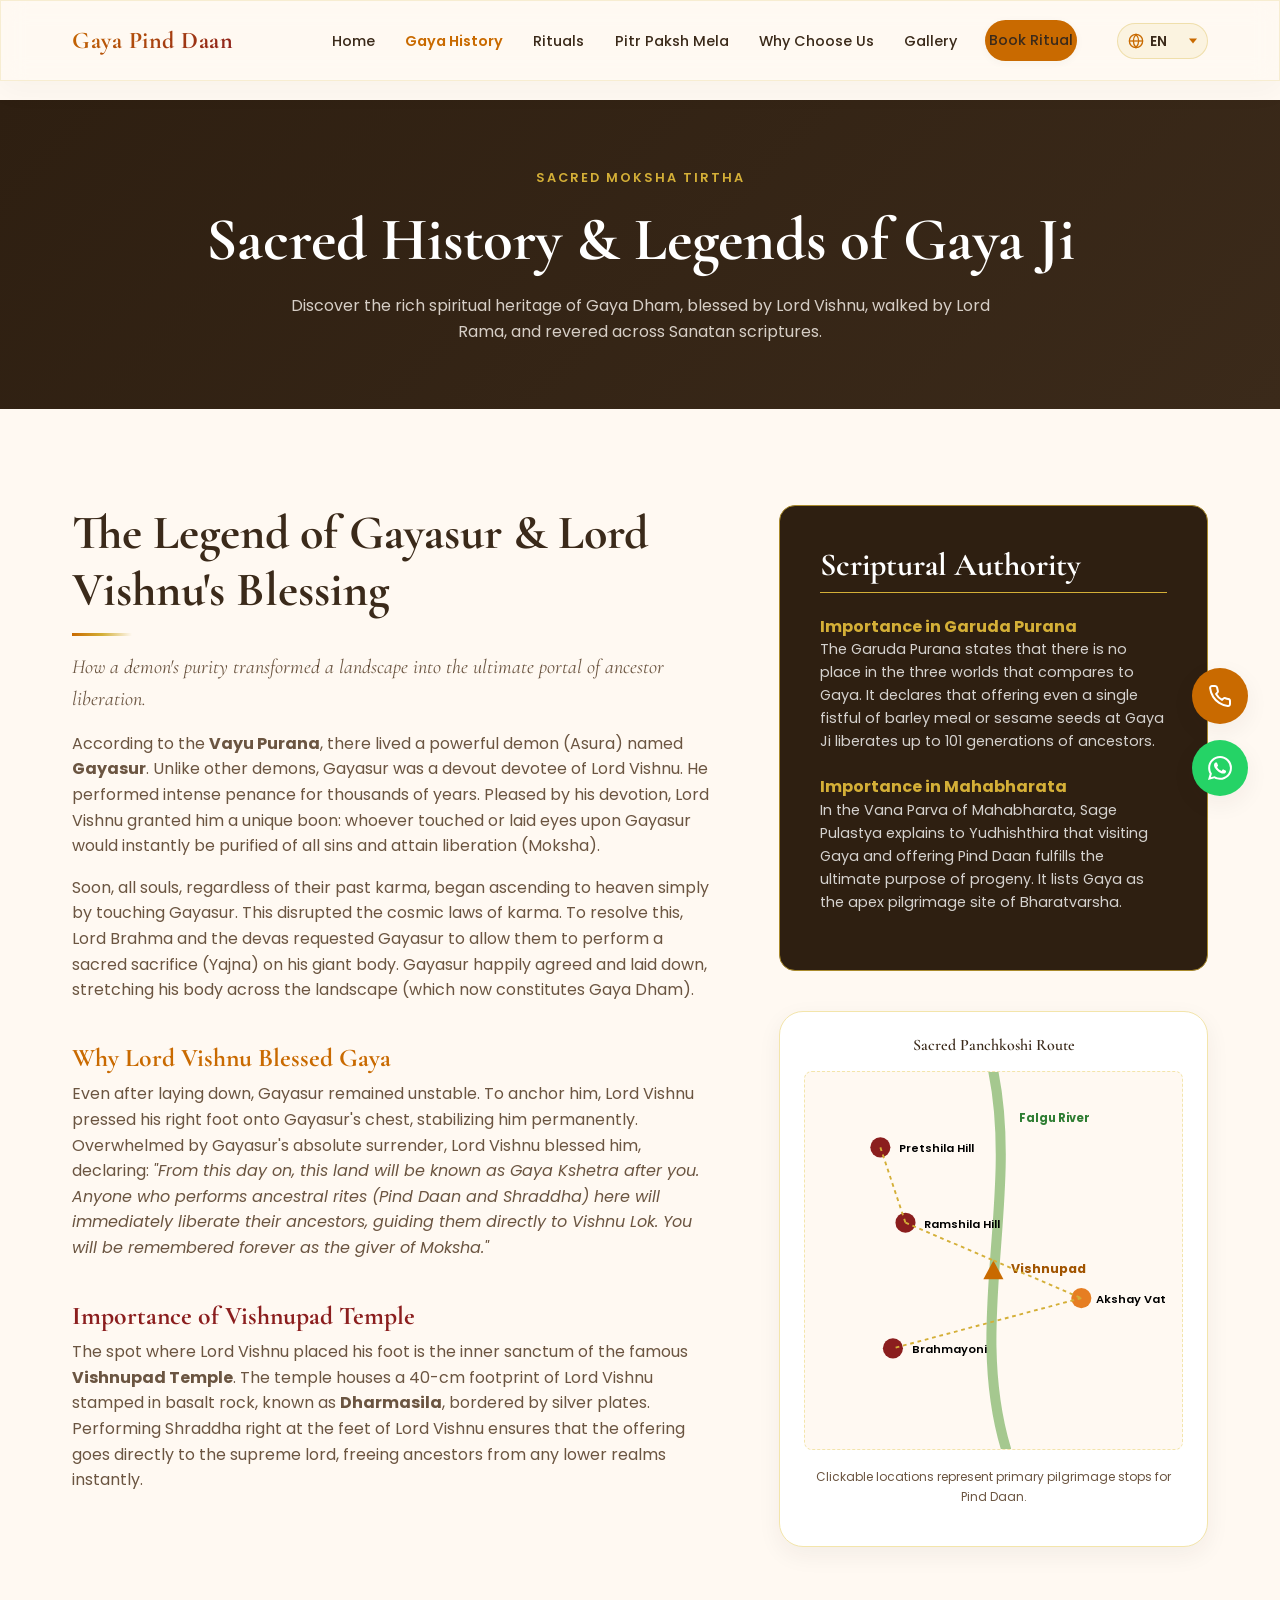
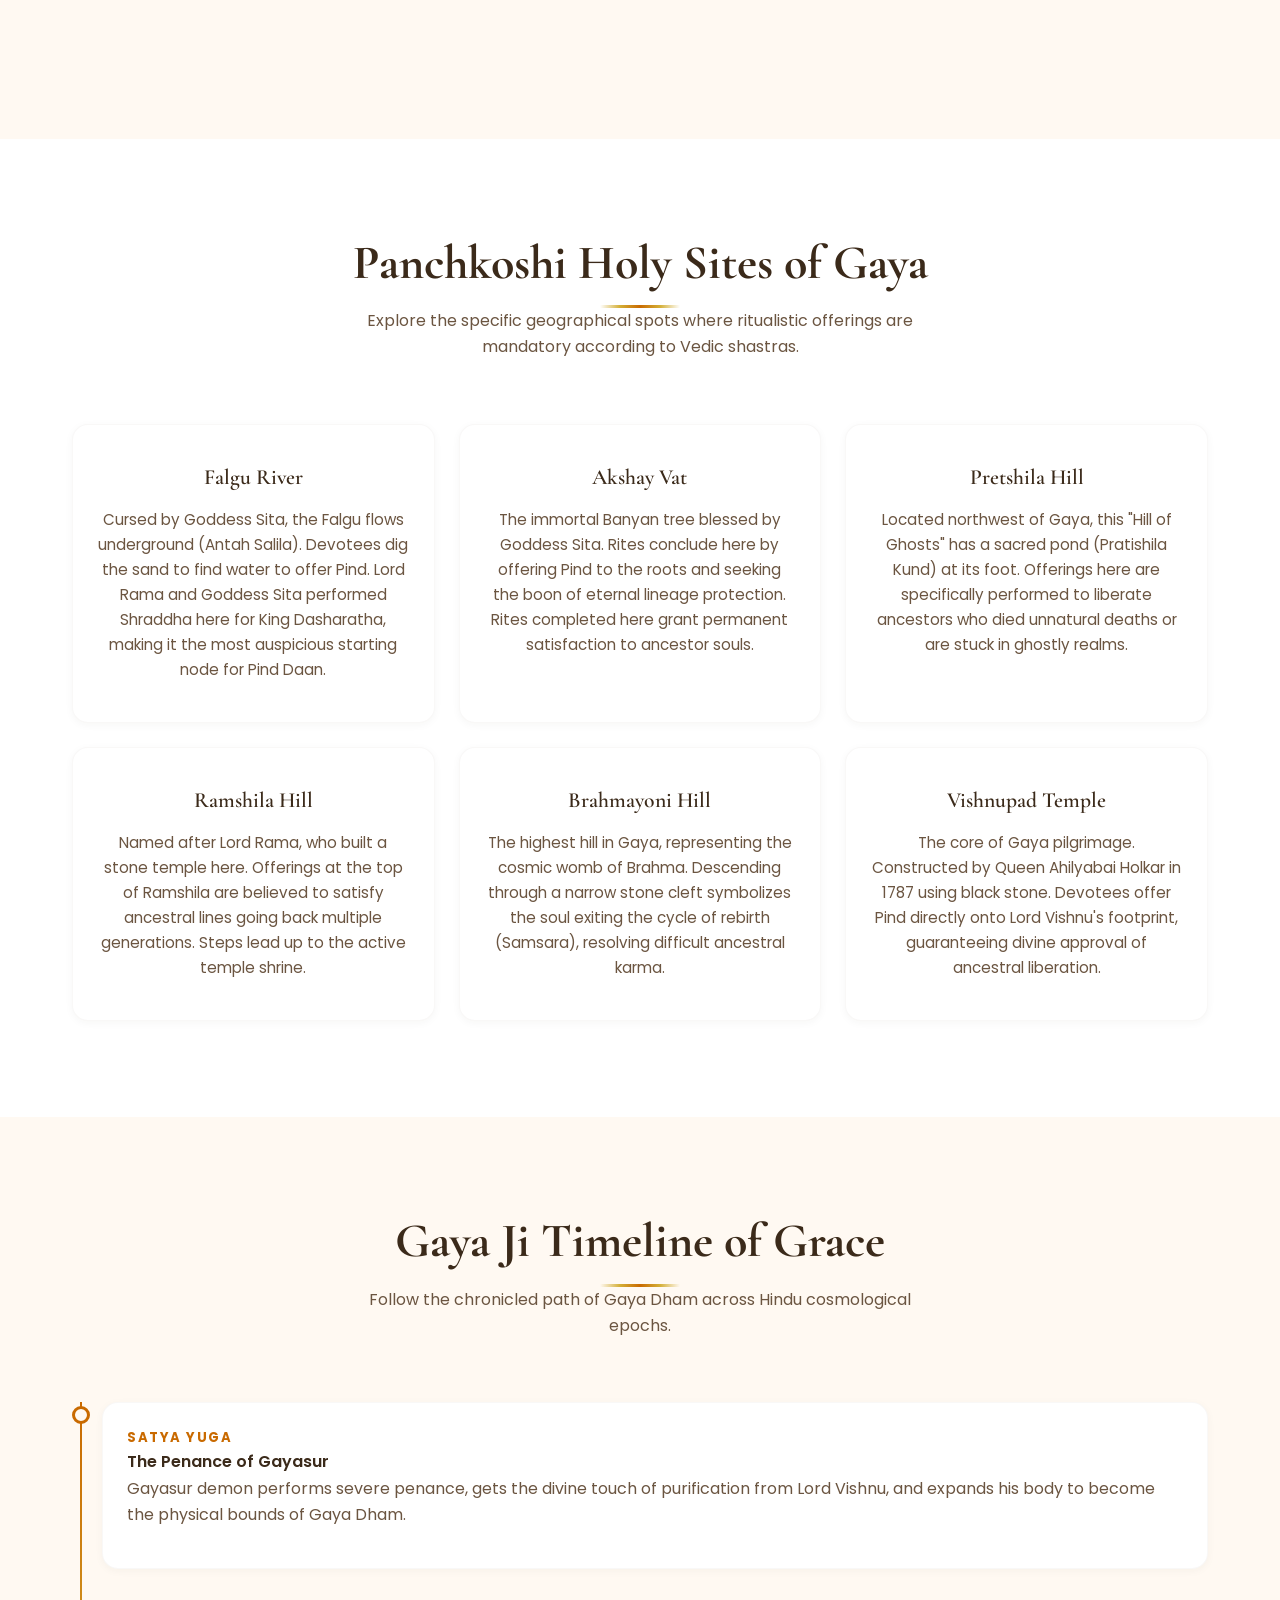
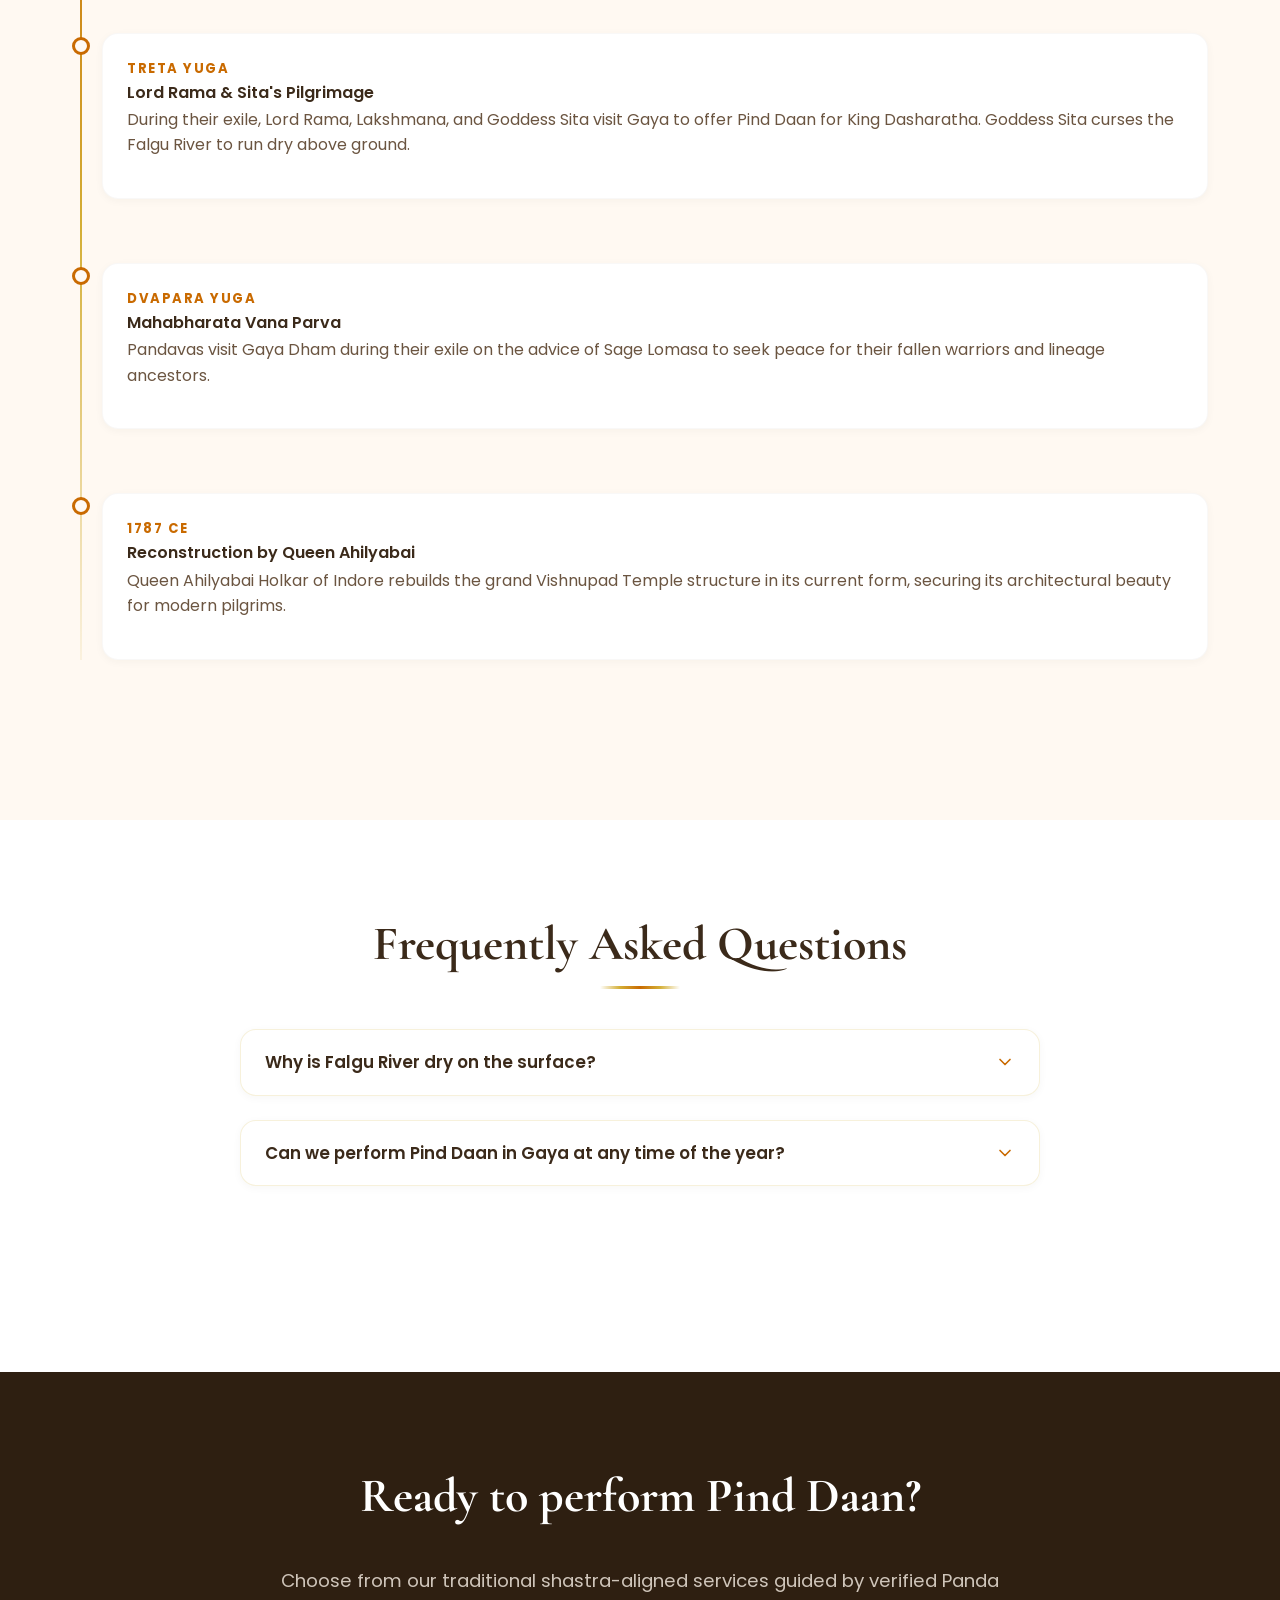
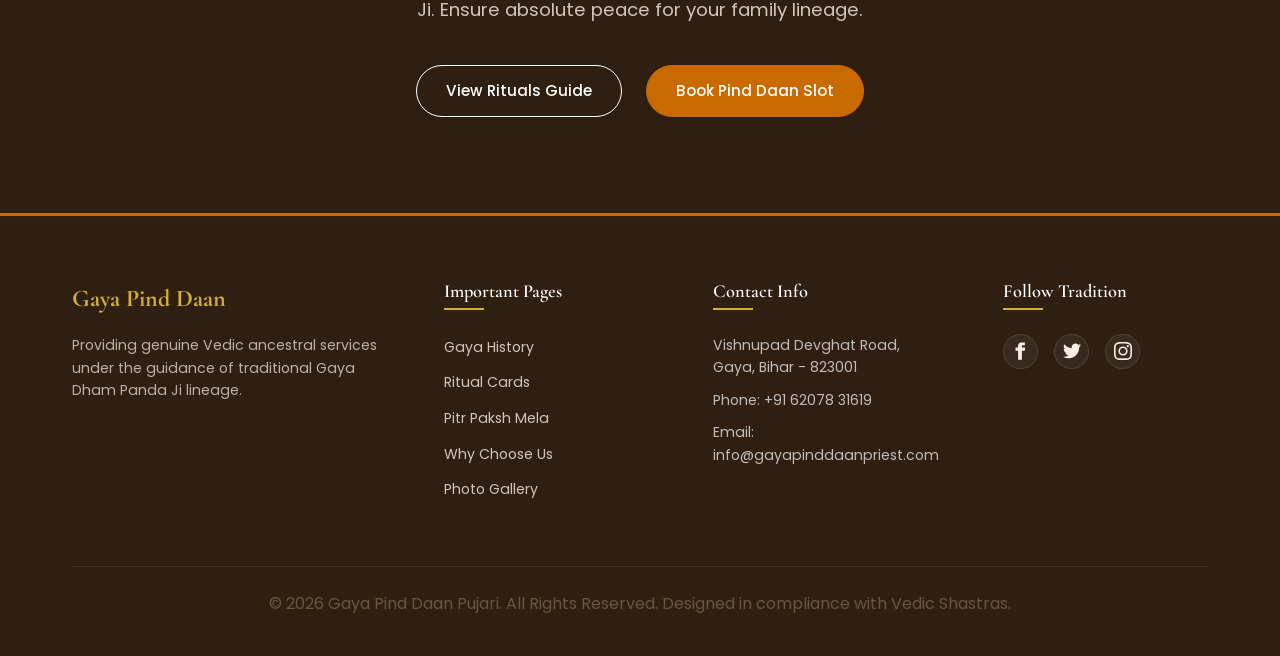
<file: about-gaya.html>
<!DOCTYPE html>
<html lang="en">
<head>
  <meta charset="UTF-8">
  <meta name="viewport" content="width=device-width, initial-scale=1.0">
  
  <meta name="keywords" content="History of Gaya, Lord Vishnu Gaya, Vishnupad Temple, Falgu River, Akshay Vat, Pretshila, Ramshila, Brahmayoni, Garuda Purana, Mahabharata">
  

  <!-- Google Fonts -->
  <link rel="preconnect" href="https://fonts.googleapis.com">
  <link rel="preconnect" href="https://fonts.gstatic.com" crossorigin>
  <link href="https://fonts.googleapis.com/css2?family=Cormorant+Garamond:ital,wght@0,400;0,600;0,700;1,400&family=Poppins:wght@300;400;500;600;700&display=swap" rel="stylesheet">

  <!-- Stylesheets -->
  <link rel="stylesheet" href="assets/css/main.css">
  <link rel="stylesheet" href="assets/css/components.css">

  
  
  <link rel="canonical" href="https://www.gayapinddaan.com/about-gaya.html" />
  
  <!-- OpenGraph / Facebook -->
  <meta property="og:type" content="website">
  <meta property="og:url" content="https://www.gayapinddaan.com/about-gaya.html">
  <meta property="og:title" content="History of Gaya Ji | Legends of Lord Vishnu & Gayasur | Vishnupad">
  <meta property="og:description" content="Discover the sacred history of Gaya Dham, the legend of Gayasur, and why Lord Vishnu blessed this land as the ultimate portal for Moksha and Pind Daan.">
  <meta property="og:image" content="https://www.gayapinddaan.com/assets/resources/vishnupad_temple.png">

  <!-- Twitter -->
  <meta property="twitter:card" content="summary_large_image">
  <meta property="twitter:url" content="https://www.gayapinddaan.com/about-gaya.html">
  <meta property="twitter:title" content="History of Gaya Ji | Legends of Lord Vishnu & Gayasur | Vishnupad">
  <meta property="twitter:description" content="Discover the sacred history of Gaya Dham, the legend of Gayasur, and why Lord Vishnu blessed this land as the ultimate portal for Moksha and Pind Daan.">
  <meta property="twitter:image" content="https://www.gayapinddaan.com/assets/resources/vishnupad_temple.png">

  <!-- Breadcrumb Schema (Global) -->
  <script type="application/ld+json">
  {
    "@context": "https://schema.org",
    "@type": "BreadcrumbList",
    "itemListElement": [
      {
        "@type": "ListItem",
        "position": 1,
        "name": "Home",
        "item": "https://www.gayapinddaan.com/index.html"
      },
      {
        "@type": "ListItem",
        "position": 2,
        "name": "About-Gaya",
        "item": "https://www.gayapinddaan.com/about-gaya.html"
      }
    ]
  }
  </script>
  
    <script type="application/ld+json">
    {
      "@context": "https://schema.org",
      "@type": "Article",
      "headline": "Sacred History & Legends of Gaya Ji",
      "image": "https://www.gayapinddaan.com/assets/resources/vishnupad_temple.png",
      "author": {
        "@type": "Person",
        "name": "Gaya Priest"
      },
      "publisher": {
        "@type": "Organization",
        "name": "Gaya Pind Daan Services"
      }
    }
    </script>

  <title>History of Gaya Ji | Legends of Lord Vishnu & Gayasur | Vishnupad</title>
  <meta name="description" content="Discover the sacred history of Gaya Dham, the legend of Gayasur, and why Lord Vishnu blessed this land as the ultimate portal for Moksha and Pind Daan.">
  <link rel="canonical" href="https://www.gayapinddaan.com/about-gaya.html" />
  
  <!-- OpenGraph / Facebook -->
  <meta property="og:type" content="website">
  <meta property="og:url" content="https://www.gayapinddaan.com/about-gaya.html">
  <meta property="og:title" content="History of Gaya Ji | Legends of Lord Vishnu & Gayasur | Vishnupad">
  <meta property="og:description" content="Discover the sacred history of Gaya Dham, the legend of Gayasur, and why Lord Vishnu blessed this land as the ultimate portal for Moksha and Pind Daan.">
  <meta property="og:image" content="https://www.gayapinddaan.com/assets/resources/vishnupad_temple.png">

  <!-- Twitter -->
  <meta property="twitter:card" content="summary_large_image">
  <meta property="twitter:url" content="https://www.gayapinddaan.com/about-gaya.html">
  <meta property="twitter:title" content="History of Gaya Ji | Legends of Lord Vishnu & Gayasur | Vishnupad">
  <meta property="twitter:description" content="Discover the sacred history of Gaya Dham, the legend of Gayasur, and why Lord Vishnu blessed this land as the ultimate portal for Moksha and Pind Daan.">
  <meta property="twitter:image" content="https://www.gayapinddaan.com/assets/resources/vishnupad_temple.png">

  <!-- Breadcrumb Schema (Global) -->
  <script type="application/ld+json">
  {
    "@context": "https://schema.org",
    "@type": "BreadcrumbList",
    "itemListElement": [
      {
        "@type": "ListItem",
        "position": 1,
        "name": "Home",
        "item": "https://www.gayapinddaan.com/index.html"
      },
      {
        "@type": "ListItem",
        "position": 2,
        "name": "About-Gaya",
        "item": "https://www.gayapinddaan.com/about-gaya.html"
      }
    ]
  }
  </script>
  
    <script type="application/ld+json">
    {
      "@context": "https://schema.org",
      "@type": "Article",
      "headline": "Sacred History & Legends of Gaya Ji",
      "image": "https://www.gayapinddaan.com/assets/resources/vishnupad_temple.png",
      "author": {
        "@type": "Person",
        "name": "Gaya Priest"
      },
      "publisher": {
        "@type": "Organization",
        "name": "Gaya Pind Daan Services"
      }
    }
    </script>
</head>
<body>

  <!-- Sticky Glass Navigation -->
  <header class="header-main glass">
    <div class="container header-container">
      <a href="index.html" class="logo" aria-label="Gaya Pind Daan Logo">
        <span class="logo-txt">Gaya Pind Daan</span>
      </a>

      <button class="nav-toggle" id="navToggle" aria-controls="navMenu" aria-expanded="false" aria-label="Toggle navigation menu">
        <span class="bar"></span>
        <span class="bar"></span>
        <span class="bar"></span>
      </button>

      <nav class="nav-menu" id="navMenu">
        <ul>
          <li><a href="index.html">Home</a></li>
          <li><a href="about-gaya.html" style="color: var(--primary-saffron); font-weight: 600;">Gaya History</a></li>
          <li><a href="rituals.html">Rituals</a></li>
          <li><a href="mela.html">Pitr Paksh Mela</a></li>
          <li><a href="why-choose-us.html">Why Choose Us</a></li>
          <li><a href="gallery.html">Gallery</a></li>
          <li><a href="booking.html" class="btn btn-primary nav-cta">Book Ritual</a></li>
          <li class="lang-switcher">
            <svg class="lang-icon" viewBox="0 0 24 24" width="16" height="16" stroke="currentColor" stroke-width="2" fill="none"><circle cx="12" cy="12" r="10"></circle><line x1="2" y1="12" x2="22" y2="12"></line><path d="M12 2a15.3 15.3 0 0 1 4 10 15.3 15.3 0 0 1-4 10 15.3 15.3 0 0 1-4-10 15.3 15.3 0 0 1 4-10z"></path></svg>
            <div class="lang-select-wrapper">
              <select class="lang-select" aria-label="Select Language">
                <option value="en">EN</option>
                <option value="hi">हिन्दी</option>
                <option value="bn">বাংলা</option>
              </select>
            </div>
          </li>
        </ul>
      </nav>
    </div>
  </header>

  <main id="main-content" style="padding-top: 100px;">
    
    <!-- Hero Banner -->
    <section class="section text-center" style="background: linear-gradient(135deg, var(--bg-dark-accent) 0%, #3B2A1A 100%); color: white; padding: var(--space-xl) 0;">
      <div class="container">
        <span class="cta-tag" style="color: var(--secondary-gold);">Sacred Moksha Tirtha</span>
        <h1 style="color: white; margin-bottom: var(--space-sm); font-size: clamp(2.2rem, 5vw, 3.8rem);">Sacred History & Legends of Gaya Ji</h1>
        <p style="color: rgba(255,249,242,0.8); max-width: 700px; margin: 0 auto;">Discover the rich spiritual heritage of Gaya Dham, blessed by Lord Vishnu, walked by Lord Rama, and revered across Sanatan scriptures.</p>
      </div>
    </section>

    <!-- History & Blessings Section -->
    <section class="section">
      <div class="container">
        <div class="about-gaya-grid">
          
          <!-- Detailed Explanations -->
          <div class="reveal">
            <h2 class="section-title-left">The Legend of Gayasur & Lord Vishnu's Blessing</h2>
            <p class="lead" style="margin-top: 15px;">How a demon's purity transformed a landscape into the ultimate portal of ancestor liberation.</p>
            <p>According to the <strong>Vayu Purana</strong>, there lived a powerful demon (Asura) named <strong>Gayasur</strong>. Unlike other demons, Gayasur was a devout devotee of Lord Vishnu. He performed intense penance for thousands of years. Pleased by his devotion, Lord Vishnu granted him a unique boon: whoever touched or laid eyes upon Gayasur would instantly be purified of all sins and attain liberation (Moksha).</p>
            <p>Soon, all souls, regardless of their past karma, began ascending to heaven simply by touching Gayasur. This disrupted the cosmic laws of karma. To resolve this, Lord Brahma and the devas requested Gayasur to allow them to perform a sacred sacrifice (Yajna) on his giant body. Gayasur happily agreed and laid down, stretching his body across the landscape (which now constitutes Gaya Dham).</p>
            
            <h3 style="margin-top: var(--space-lg); margin-bottom: var(--space-xs); font-size: 1.6rem; color: var(--primary-saffron);">Why Lord Vishnu Blessed Gaya</h3>
            <p>Even after laying down, Gayasur remained unstable. To anchor him, Lord Vishnu pressed his right foot onto Gayasur's chest, stabilizing him permanently. Overwhelmed by Gayasur's absolute surrender, Lord Vishnu blessed him, declaring: <em>"From this day on, this land will be known as Gaya Kshetra after you. Anyone who performs ancestral rites (Pind Daan and Shraddha) here will immediately liberate their ancestors, guiding them directly to Vishnu Lok. You will be remembered forever as the giver of Moksha."</em></p>

            <h3 style="margin-top: var(--space-lg); margin-bottom: var(--space-xs); font-size: 1.6rem; color: var(--accent-red);">Importance of Vishnupad Temple</h3>
            <p>The spot where Lord Vishnu placed his foot is the inner sanctum of the famous <strong>Vishnupad Temple</strong>. The temple houses a 40-cm footprint of Lord Vishnu stamped in basalt rock, known as <strong>Dharmasila</strong>, bordered by silver plates. Performing Shraddha right at the feet of Lord Vishnu ensures that the offering goes directly to the supreme lord, freeing ancestors from any lower realms instantly.</p>
          </div>

          <!-- Scriptural References Card -->
          <div class="reveal delay-200">
            <div class="contact-info-card" style="margin-bottom: var(--space-lg);">
              <h3 style="border-bottom: 1.5px solid var(--secondary-gold); padding-bottom: var(--space-xs);">Scriptural Authority</h3>
              
              <div style="margin-top: var(--space-sm);">
                <h4 style="color: var(--secondary-gold); font-family: var(--font-body); font-size: 1rem; margin-bottom: 2px;">Importance in Garuda Purana</h4>
                <p style="color: rgba(255,255,255,0.8); font-size: 0.9rem;">The Garuda Purana states that there is no place in the three worlds that compares to Gaya. It declares that offering even a single fistful of barley meal or sesame seeds at Gaya Ji liberates up to 101 generations of ancestors.</p>
              </div>

              <div style="margin-top: var(--space-md);">
                <h4 style="color: var(--secondary-gold); font-family: var(--font-body); font-size: 1rem; margin-bottom: 2px;">Importance in Mahabharata</h4>
                <p style="color: rgba(255,255,255,0.8); font-size: 0.9rem;">In the Vana Parva of Mahabharata, Sage Pulastya explains to Yudhishthira that visiting Gaya and offering Pind Daan fulfills the ultimate purpose of progeny. It lists Gaya as the apex pilgrimage site of Bharatvarsha.</p>
              </div>
            </div>

            <!-- Route Map Illustration -->
            <div class="route-map-container">
              <h4 style="margin-bottom: var(--space-sm); font-weight: 600; text-align: center;">Sacred Panchkoshi Route</h4>
              <!-- SVG Schematic Illustration of Sacred Geography -->
              <svg viewBox="0 0 300 300" width="100%" height="auto" style="background: var(--bg-warm-white); border-radius: var(--radius-sm); border: 1px dashed var(--secondary-gold-light);">
                <!-- River Falgu -->
                <path d="M150,0 C170,100 130,200 160,300" fill="none" stroke="#6AA84F" stroke-width="8" stroke-linecap="round" opacity="0.6"/>
                <text x="170" y="40" font-size="9" fill="#2E7D32" font-weight="700">Falgu River</text>

                <!-- Sacred Points -->
                <!-- Pretshila -->
                <circle cx="60" cy="60" r="8" fill="var(--accent-red)" class="route-pin"/>
                <text x="75" y="64" font-size="9" font-weight="600">Pretshila Hill</text>

                <!-- Ramshila -->
                <circle cx="80" cy="120" r="8" fill="var(--accent-red)" class="route-pin"/>
                <text x="95" y="124" font-size="9" font-weight="600">Ramshila Hill</text>

                <!-- Brahmayoni -->
                <circle cx="70" cy="220" r="8" fill="var(--accent-red)" class="route-pin"/>
                <text x="85" y="224" font-size="9" font-weight="600">Brahmayoni</text>

                <!-- Vishnupad Temple -->
                <polygon points="150,150 142,165 158,165" fill="var(--primary-saffron)" class="route-pin"/>
                <text x="164" y="160" font-size="10" font-weight="700" fill="var(--primary-saffron-dark)">Vishnupad</text>

                <!-- Akshay Vat -->
                <circle cx="220" cy="180" r="8" fill="#E67E22" class="route-pin"/>
                <text x="232" y="184" font-size="9" font-weight="600">Akshay Vat</text>

                <!-- Connecting route dotted lines -->
                <path d="M60,60 L80,120 M80,120 L150,150 M150,150 L220,180 M220,180 L70,220" stroke="var(--secondary-gold)" stroke-width="1.5" stroke-dasharray="3,3" fill="none"/>
              </svg>
              <p style="font-size: 0.75rem; text-align: center; color: var(--text-muted); margin-top: 10px;">Clickable locations represent primary pilgrimage stops for Pind Daan.</p>
            </div>
          </div>

        </div>
      </div>
    </section>

    <!-- Main Ritual Sites Details -->
    <section class="section" style="background-color: white;">
      <div class="container">
        <h2 class="section-title text-center">Panchkoshi Holy Sites of Gaya</h2>
        <p class="text-center" style="max-width: 600px; margin: 0 auto var(--space-xl) auto;">Explore the specific geographical spots where ritualistic offerings are mandatory according to Vedic shastras.</p>
        
        <div class="sacred-grid">
          
          <!-- Falgu River -->
          <div class="card sacred-card reveal delay-100">
            <h3>Falgu River</h3>
            <p>Cursed by Goddess Sita, the Falgu flows underground (Antah Salila). Devotees dig the sand to find water to offer Pind. Lord Rama and Goddess Sita performed Shraddha here for King Dasharatha, making it the most auspicious starting node for Pind Daan.</p>
          </div>

          <!-- Akshay Vat -->
          <div class="card sacred-card reveal delay-200">
            <h3>Akshay Vat</h3>
            <p>The immortal Banyan tree blessed by Goddess Sita. Rites conclude here by offering Pind to the roots and seeking the boon of eternal lineage protection. Rites completed here grant permanent satisfaction to ancestor souls.</p>
          </div>

          <!-- Pretshila -->
          <div class="card sacred-card reveal delay-300">
            <h3>Pretshila Hill</h3>
            <p>Located northwest of Gaya, this "Hill of Ghosts" has a sacred pond (Pratishila Kund) at its foot. Offerings here are specifically performed to liberate ancestors who died unnatural deaths or are stuck in ghostly realms.</p>
          </div>

          <!-- Ramshila -->
          <div class="card sacred-card reveal delay-100">
            <h3>Ramshila Hill</h3>
            <p>Named after Lord Rama, who built a stone temple here. Offerings at the top of Ramshila are believed to satisfy ancestral lines going back multiple generations. Steps lead up to the active temple shrine.</p>
          </div>

          <!-- Brahmayoni -->
          <div class="card sacred-card reveal delay-200">
            <h3>Brahmayoni Hill</h3>
            <p>The highest hill in Gaya, representing the cosmic womb of Brahma. Descending through a narrow stone cleft symbolizes the soul exiting the cycle of rebirth (Samsara), resolving difficult ancestral karma.</p>
          </div>

          <!-- Vishnupad Temple -->
          <div class="card sacred-card reveal delay-300">
            <h3>Vishnupad Temple</h3>
            <p>The core of Gaya pilgrimage. Constructed by Queen Ahilyabai Holkar in 1787 using black stone. Devotees offer Pind directly onto Lord Vishnu's footprint, guaranteeing divine approval of ancestral liberation.</p>
          </div>

        </div>
      </div>
    </section>

    <!-- Historical Timeline -->
    <section class="section">
      <div class="container">
        <h2 class="section-title text-center">Gaya Ji Timeline of Grace</h2>
        <p class="text-center" style="max-width: 600px; margin: 0 auto var(--space-xl) auto;">Follow the chronicled path of Gaya Dham across Hindu cosmological epochs.</p>
        
        <div class="timeline">
          
          <!-- Satya Yuga -->
          <div class="timeline-item reveal">
            <div class="timeline-badge"></div>
            <div class="timeline-content">
              <div class="timeline-date">Satya Yuga</div>
              <h4 style="font-family: var(--font-body); font-weight: 600; margin-bottom: 5px;">The Penance of Gayasur</h4>
              <p>Gayasur demon performs severe penance, gets the divine touch of purification from Lord Vishnu, and expands his body to become the physical bounds of Gaya Dham.</p>
            </div>
          </div>

          <!-- Treta Yuga -->
          <div class="timeline-item reveal">
            <div class="timeline-badge"></div>
            <div class="timeline-content">
              <div class="timeline-date">Treta Yuga</div>
              <h4 style="font-family: var(--font-body); font-weight: 600; margin-bottom: 5px;">Lord Rama & Sita's Pilgrimage</h4>
              <p>During their exile, Lord Rama, Lakshmana, and Goddess Sita visit Gaya to offer Pind Daan for King Dasharatha. Goddess Sita curses the Falgu River to run dry above ground.</p>
            </div>
          </div>

          <!-- Dvapara Yuga -->
          <div class="timeline-item reveal">
            <div class="timeline-badge"></div>
            <div class="timeline-content">
              <div class="timeline-date">Dvapara Yuga</div>
              <h4 style="font-family: var(--font-body); font-weight: 600; margin-bottom: 5px;">Mahabharata Vana Parva</h4>
              <p>Pandavas visit Gaya Dham during their exile on the advice of Sage Lomasa to seek peace for their fallen warriors and lineage ancestors.</p>
            </div>
          </div>

          <!-- Kali Yuga (18th Century) -->
          <div class="timeline-item reveal">
            <div class="timeline-badge"></div>
            <div class="timeline-content">
              <div class="timeline-date">1787 CE</div>
              <h4 style="font-family: var(--font-body); font-weight: 600; margin-bottom: 5px;">Reconstruction by Queen Ahilyabai</h4>
              <p>Queen Ahilyabai Holkar of Indore rebuilds the grand Vishnupad Temple structure in its current form, securing its architectural beauty for modern pilgrims.</p>
            </div>
          </div>

        </div>
      </div>
    </section>

    <!-- FAQs Section -->
    <section class="section" style="background-color: white;">
      <div class="container">
        <h2 class="section-title text-center">Frequently Asked Questions</h2>
        <div class="faq-grid">
          
          <div class="faq-item reveal">
            <button class="faq-question">
              <span>Why is Falgu River dry on the surface?</span>
              <svg class="faq-icon" viewBox="0 0 24 24" stroke-width="2" fill="none" stroke-linecap="round" stroke-linejoin="round"><polyline points="6 9 12 15 18 9"></polyline></svg>
            </button>
            <div class="faq-answer">
              <p>According to legend, when Ram and Lakshman were away, King Dasharatha's spirit appeared to Goddess Sita asking for food. Sita offered Pinds made of sand, with the Falgu river, a cow, a Ketaki flower, and a fire as witnesses. Later, Rama questioned her, and all witnesses lied except the Banyan tree. Cursed by Sita, the Falgu was condemned to flow underground, hidden from human eyes.</p>
            </div>
          </div>

          <div class="faq-item reveal">
            <button class="faq-question">
              <span>Can we perform Pind Daan in Gaya at any time of the year?</span>
              <svg class="faq-icon" viewBox="0 0 24 24" stroke-width="2" fill="none" stroke-linecap="round" stroke-linejoin="round"><polyline points="6 9 12 15 18 9"></polyline></svg>
            </button>
            <div class="faq-answer">
              <p>Yes, Pind Daan can be performed throughout the year, but the 15-day period of Pitru Paksha (usually occurring in September-October) is considered highly auspicious and carries maximum spiritual rewards according to the Garuda Purana.</p>
            </div>
          </div>

          <div class="faq-item reveal">
            <button class="faq-question">
              <span>What is the importance of Akshay Vat?</span>
              <svg class="faq-icon" viewBox="0 0 24 24" stroke-width="2" fill="none" stroke-linecap="round" stroke-linejoin="round"><polyline points="6 9 12 15 18 9"></polyline></svg>
            </button>
            <div class="faq-answer">
              <p>Akshay Vat is an immortal Banyan tree blessed by Goddess Sita to never die. Devotees tie thread around it and place final Pinds to ensure their ancestors receive permanent liberation and that their own household is blessed with long-standing generations.</p>
            </div>
          </div>

        </div>
      </div>
    </section>

    <!-- CTAs and Internal Navigation -->
    <section class="section sacred-cta-section text-center">
      <div class="container cta-inner reveal">
        <h2 class="cta-title">Ready to perform Pind Daan?</h2>
        <p class="cta-desc">Choose from our traditional shastra-aligned services guided by verified Panda Ji. Ensure absolute peace for your family lineage.</p>
        <div class="cta-buttons">
          <a href="rituals.html" class="btn btn-secondary" style="color: white; border-color: white;">View Rituals Guide</a>
          <a href="booking.html" class="btn btn-primary">Book Pind Daan Slot</a>
        </div>
      </div>
    </section>

  </main>

  <!-- Footer -->
  <footer class="footer-main">
    <div class="container">
      <div class="footer-grid">
        <div class="footer-col">
          <a href="index.html" class="footer-logo">Gaya Pind Daan</a>
          <p class="footer-desc">Providing genuine Vedic ancestral services under the guidance of traditional Gaya Dham Panda Ji lineage.</p>
        </div>
        <div class="footer-col">
          <h4>Important Pages</h4>
          <ul class="footer-links">
            <li><a href="about-gaya.html">Gaya History</a></li>
            <li><a href="rituals.html">Ritual Cards</a></li>
            <li><a href="mela.html">Pitr Paksh Mela</a></li>
            <li><a href="why-choose-us.html">Why Choose Us</a></li>
            <li><a href="gallery.html">Photo Gallery</a></li>
          </ul>
        </div>
        <div class="footer-col">
          <h4>Contact Info</h4>
          <ul class="footer-links" style="color: rgba(255,255,255,0.7); font-size: 0.88rem;">
            <li>Vishnupad Devghat Road, Gaya, Bihar - 823001</li>
            <li>Phone: +91 62078 31619</li>
            <li>Email: info@gayapinddaanpriest.com</li>
          </ul>
        </div>
        <div class="footer-col">
          <h4>Follow Tradition</h4>
          <div class="footer-socials">
            <a href="#" class="social-icon-btn" aria-label="Facebook"><svg viewBox="0 0 24 24" width="18" height="18" fill="currentColor"><path d="M18.77 7.46H14.5v-1.9c0-.9.6-1.1 1-1.1h3V.5h-4.33C10.24.5 9.5 3.44 9.5 5.32v2.14H6v4.24h3.5v11.8h5V11.7h3.86l.41-4.24Z"/></svg></a>
            <a href="#" class="social-icon-btn" aria-label="Twitter"><svg viewBox="0 0 24 24" width="18" height="18" fill="currentColor"><path d="M23.953 4.57a10 10 0 01-2.825.775 4.958 4.958 0 002.163-2.723c-.951.555-2.005.959-3.127 1.184a4.92 4.92 0 00-8.384 4.482C7.69 8.095 4.067 6.13 1.64 3.162a4.822 4.822 0 00-.666 2.475c0 1.71.87 3.213 2.188 4.096a4.904 4.904 0 01-2.228-.616v.06a4.923 4.923 0 003.946 4.827 4.996 4.996 0 01-2.212.085 4.936 4.936 0 004.604 3.417 9.867 9.867 0 01-6.102 2.105c-.39 0-.779-.023-1.17-.067a13.995 13.995 0 007.557 2.209c9.053 0 13.998-7.496 13.998-13.985 0-.21 0-.42-.015-.63A9.935 9.935 0 0024 4.59z"/></svg></a>
            <a href="https://www.instagram.com/ritik_pathak17" class="social-icon-btn" aria-label="Instagram" target="_blank" rel="noopener noreferrer"><svg viewBox="0 0 24 24" width="18" height="18" fill="currentColor"><path d="M12 2.163c3.204 0 3.584.012 4.85.07 3.252.148 4.771 1.691 4.919 4.919.058 1.265.069 1.645.069 4.849 0 3.205-.012 3.584-.069 4.849-.149 3.225-1.664 4.771-4.919 4.919-1.266.058-1.644.07-4.85.07-3.204 0-3.584-.012-4.849-.07-3.26-.149-4.771-1.699-4.919-4.92-.058-1.265-.07-1.644-.07-4.849 0-3.204.013-3.583.07-4.849.149-3.227 1.664-4.771 4.919-4.919 1.266-.057 1.645-.069 4.849-.069zM12 0C8.741 0 8.333.014 7.053.072 2.695.272.273 2.69.073 7.051.014 8.333 0 8.741 0 12c0 3.259.014 3.668.072 4.948.2 4.358 2.618 6.78 6.98 6.98 1.281.058 1.689.072 4.948.072 3.259 0 3.668-.014 4.948-.072 4.354-.2 6.782-2.618 6.979-6.98.059-1.28.073-1.689.073-4.948 0-3.259-.014-3.667-.072-4.947-.196-4.354-2.617-6.78-6.979-6.98C15.668.014 15.259 0 12 0zm0 5.838a6.162 6.162 0 100 12.324 6.162 6.162 0 000-12.324zM12 16a4 4 0 110-8 4 4 0 010 8zm6.406-11.845a1.44 1.44 0 100 2.881 1.44 1.44 0 000-2.881z"/></svg></a>
          </div>
        </div>
      </div>
      <div class="footer-bottom">
        <p>&copy; 2026 Gaya Pind Daan Pujari. All Rights Reserved. Designed in compliance with Vedic Shastras.</p>
      </div>
    </div>
  </footer>

  <!-- Floating Actions -->
  <div class="floating-actions">
    <a href="tel:+916207831619" class="float-btn float-call" aria-label="Call Panda Ji" title="Call Panda Ji">
      <svg viewBox="0 0 24 24" width="24" height="24" stroke="currentColor" stroke-width="2" fill="none" stroke-linecap="round" stroke-linejoin="round"><path d="M22 16.92v3a2 2 0 0 1-2.18 2 19.79 19.79 0 0 1-8.63-3.07 19.5 19.5 0 0 1-6-6 19.79 19.79 0 0 1-3.07-8.67A2 2 0 0 1 4.11 2h3a2 2 0 0 1 2 1.72 12.84 12.84 0 0 0 .7 2.81 2 2 0 0 1-.45 2.11L8.09 9.91a16 16 0 0 0 6 6l1.27-1.27a2 2 0 0 1 2.11-.45 12.84 12.84 0 0 0 2.81.7A2 2 0 0 1 22 16.92z"></path></svg>
    </a>
    <a href="https://wa.me/916207831619?text=Pranam%20Panda%20Ji,%20I%20want%20to%20inquire%20about%20Pind%20Daan%20rituals%20in%20Gaya." class="float-btn float-whatsapp" target="_blank" rel="noopener noreferrer" aria-label="Contact on WhatsApp" title="WhatsApp Panda Ji">
      <svg viewBox="0 0 24 24" width="24" height="24" fill="currentColor"><path d="M17.472 14.382c-.297-.149-1.758-.867-2.03-.967-.273-.099-.471-.148-.67.15-.197.297-.767.966-.94 1.164-.173.199-.347.223-.644.075-.297-.15-1.255-.463-2.39-1.475-.883-.788-1.48-1.761-1.653-2.059-.173-.297-.018-.458.13-.606.134-.133.298-.347.446-.52.149-.174.198-.298.298-.497.099-.198.05-.371-.025-.52-.075-.149-.669-1.612-.916-2.207-.242-.579-.487-.5-.669-.51-.173-.008-.371-.01-.57-.01-.198 0-.52.074-.792.372-.272.297-1.04 1.016-1.04 2.479 0 1.462 1.065 2.875 1.213 3.074.149.198 2.096 3.2 5.077 4.487.709.306 1.262.489 1.694.625.712.227 1.36.195 1.871.118.571-.085 1.758-.719 2.006-1.413.248-.694.248-1.289.173-1.413-.074-.124-.272-.198-.57-.347m-5.421 7.403h-.004a9.87 9.87 0 01-5.031-1.378l-.361-.214-3.741.982.998-3.648-.235-.374a9.86 9.86 0 01-1.51-5.26c.001-5.45 4.436-9.884 9.888-9.884 2.64 0 5.122 1.03 6.988 2.898a9.825 9.825 0 012.893 6.994c-.003 5.45-4.437 9.884-9.885 9.884m8.413-18.297A11.815 11.815 0 0012.05 0C5.495 0 .16 5.335.157 11.892c0 2.096.547 4.142 1.588 5.945L0 24l6.335-1.662c1.746.953 3.71 1.458 5.704 1.46h.005c6.554 0 11.89-5.335 11.893-11.893a11.821 11.821 0 00-3.48-8.413z"/></svg>
    </a>
    <a href="#" id="backToTop" class="float-btn float-top" aria-label="Scroll back to top" title="Scroll to top">
      <svg viewBox="0 0 24 24" width="24" height="24" stroke="currentColor" stroke-width="2.5" fill="none" stroke-linecap="round" stroke-linejoin="round"><line x1="12" y1="19" x2="12" y2="5"></line><polyline points="5 12 12 5 19 12"></polyline></svg>
    </a>
  </div>

  <!-- Google Translate Hidden Div & Script -->
  <div id="google_translate_element"></div>
  <script type="text/javascript" src="https://translate.google.com/translate_a/element.js?cb=googleTranslateElementInit"></script>

  <script src="assets/js/main.js"></script>
</body>
</html>
</file>
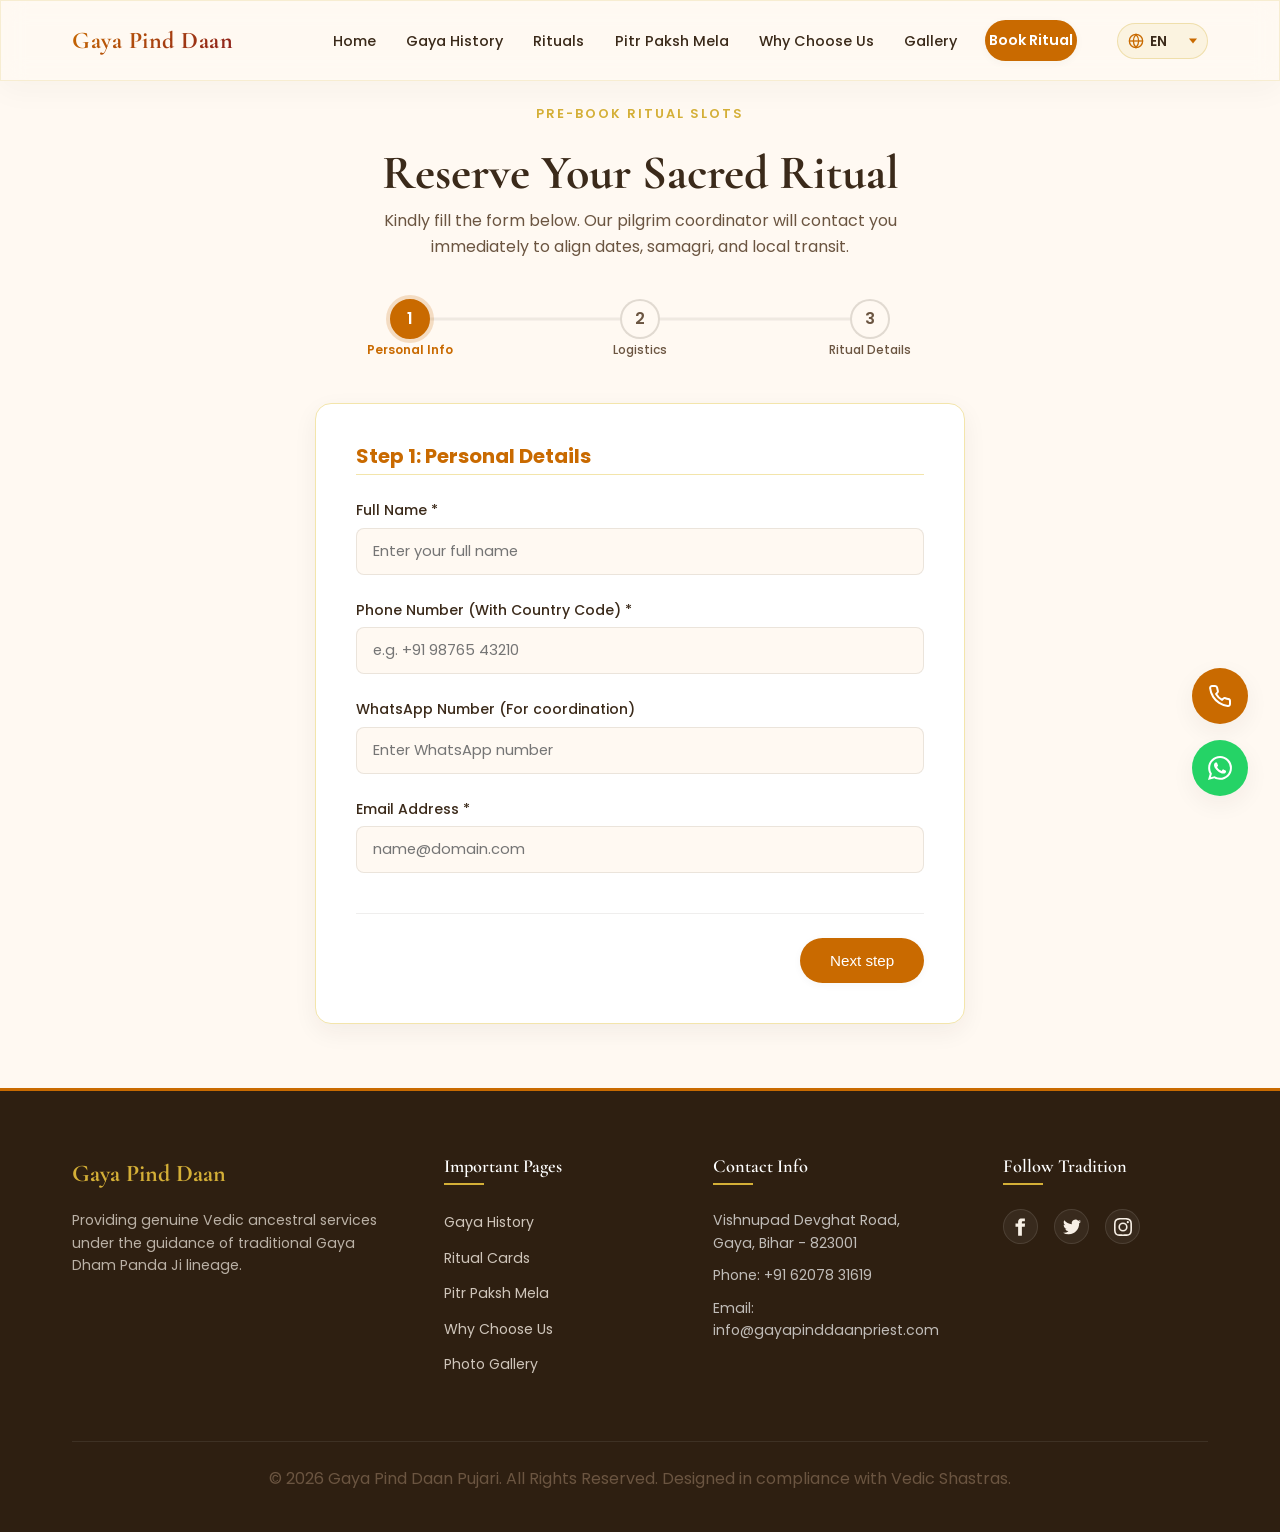
<file: booking.html>
<!DOCTYPE html>
<html lang="en">
<head>
  <meta charset="UTF-8">
  <meta name="viewport" content="width=device-width, initial-scale=1.0">
  
  <meta name="keywords" content="Book Pind Daan Gaya, Online Shraddha booking, Gaya priest scheduling, ancestral rituals booking">
  

  <!-- Google Fonts -->
  <link rel="preconnect" href="https://fonts.googleapis.com">
  <link rel="preconnect" href="https://fonts.gstatic.com" crossorigin>
  <link href="https://fonts.googleapis.com/css2?family=Cormorant+Garamond:ital,wght@0,400;0,600;0,700;1,400&family=Poppins:wght@300;400;500;600;700&display=swap" rel="stylesheet">

  <!-- Stylesheets -->
  <link rel="stylesheet" href="assets/css/main.css">
  <link rel="stylesheet" href="assets/css/components.css">

  
  
  <link rel="canonical" href="https://www.gayapinddaan.com/booking.html" />
  
  <!-- OpenGraph / Facebook -->
  <meta property="og:type" content="website">
  <meta property="og:url" content="https://www.gayapinddaan.com/booking.html">
  <meta property="og:title" content="Book Pind Daan & Rituals in Gaya | Schedule Panda Ji">
  <meta property="og:description" content="Book your Pind Daan or Shraddha ritual easily. Select a package, specify travel details, and secure your slot with an authentic Gaya Panda Ji.">
  <meta property="og:image" content="https://www.gayapinddaan.com/assets/resources/vishnupad_temple.png">

  <!-- Twitter -->
  <meta property="twitter:card" content="summary_large_image">
  <meta property="twitter:url" content="https://www.gayapinddaan.com/booking.html">
  <meta property="twitter:title" content="Book Pind Daan & Rituals in Gaya | Schedule Panda Ji">
  <meta property="twitter:description" content="Book your Pind Daan or Shraddha ritual easily. Select a package, specify travel details, and secure your slot with an authentic Gaya Panda Ji.">
  <meta property="twitter:image" content="https://www.gayapinddaan.com/assets/resources/vishnupad_temple.png">

  <!-- Breadcrumb Schema (Global) -->
  <script type="application/ld+json">
  {
    "@context": "https://schema.org",
    "@type": "BreadcrumbList",
    "itemListElement": [
      {
        "@type": "ListItem",
        "position": 1,
        "name": "Home",
        "item": "https://www.gayapinddaan.com/index.html"
      },
      {
        "@type": "ListItem",
        "position": 2,
        "name": "Booking",
        "item": "https://www.gayapinddaan.com/booking.html"
      }
    ]
  }
  </script>
  

  <title>Book Pind Daan & Rituals in Gaya | Schedule Panda Ji</title>
  <meta name="description" content="Book your Pind Daan or Shraddha ritual easily. Select a package, specify travel details, and secure your slot with an authentic Gaya Panda Ji.">
  <link rel="canonical" href="https://www.gayapinddaan.com/booking.html" />
  
  <!-- OpenGraph / Facebook -->
  <meta property="og:type" content="website">
  <meta property="og:url" content="https://www.gayapinddaan.com/booking.html">
  <meta property="og:title" content="Book Pind Daan & Rituals in Gaya | Schedule Panda Ji">
  <meta property="og:description" content="Book your Pind Daan or Shraddha ritual easily. Select a package, specify travel details, and secure your slot with an authentic Gaya Panda Ji.">
  <meta property="og:image" content="https://www.gayapinddaan.com/assets/resources/vishnupad_temple.png">

  <!-- Twitter -->
  <meta property="twitter:card" content="summary_large_image">
  <meta property="twitter:url" content="https://www.gayapinddaan.com/booking.html">
  <meta property="twitter:title" content="Book Pind Daan & Rituals in Gaya | Schedule Panda Ji">
  <meta property="twitter:description" content="Book your Pind Daan or Shraddha ritual easily. Select a package, specify travel details, and secure your slot with an authentic Gaya Panda Ji.">
  <meta property="twitter:image" content="https://www.gayapinddaan.com/assets/resources/vishnupad_temple.png">

  <!-- Breadcrumb Schema (Global) -->
  <script type="application/ld+json">
  {
    "@context": "https://schema.org",
    "@type": "BreadcrumbList",
    "itemListElement": [
      {
        "@type": "ListItem",
        "position": 1,
        "name": "Home",
        "item": "https://www.gayapinddaan.com/index.html"
      },
      {
        "@type": "ListItem",
        "position": 2,
        "name": "Booking",
        "item": "https://www.gayapinddaan.com/booking.html"
      }
    ]
  }
  </script>
  
</head>
<body>

  <!-- Sticky Glass Navigation -->
  <header class="header-main glass">
    <div class="container header-container">
      <a href="index.html" class="logo" aria-label="Gaya Pind Daan Logo">
        <span class="logo-txt">Gaya Pind Daan</span>
      </a>

      <button class="nav-toggle" id="navToggle" aria-controls="navMenu" aria-expanded="false" aria-label="Toggle navigation menu">
        <span class="bar"></span>
        <span class="bar"></span>
        <span class="bar"></span>
      </button>

      <nav class="nav-menu" id="navMenu">
        <ul>
          <li><a href="index.html">Home</a></li>
          <li><a href="about-gaya.html">Gaya History</a></li>
          <li><a href="rituals.html">Rituals</a></li>
          <li><a href="mela.html">Pitr Paksh Mela</a></li>
          <li><a href="why-choose-us.html">Why Choose Us</a></li>
          <li><a href="gallery.html">Gallery</a></li>
          <li><a href="booking.html" class="btn btn-primary nav-cta" style="color: white; font-weight: 600;">Book Ritual</a></li>
          <li class="lang-switcher">
            <svg class="lang-icon" viewBox="0 0 24 24" width="16" height="16" stroke="currentColor" stroke-width="2" fill="none"><circle cx="12" cy="12" r="10"></circle><line x1="2" y1="12" x2="22" y2="12"></line><path d="M12 2a15.3 15.3 0 0 1 4 10 15.3 15.3 0 0 1-4 10 15.3 15.3 0 0 1-4-10 15.3 15.3 0 0 1 4-10z"></path></svg>
            <div class="lang-select-wrapper">
              <select class="lang-select" aria-label="Select Language">
                <option value="en">EN</option>
                <option value="hi">हिन्दी</option>
                <option value="bn">বাংলা</option>
              </select>
            </div>
          </li>
        </ul>
      </nav>
    </div>
  </header>

  <main id="main-content" style="padding-top: 100px; min-height: 85vh; display: flex; align-items: center; justify-content: center; padding-bottom: var(--space-xl);">
    
    <div class="container">
      
      <!-- Multi-Step Booking Form Wrapper -->
      <div class="booking-container reveal">
        
        <div class="text-center" style="margin-bottom: var(--space-lg);">
          <span class="cta-tag">Pre-Book Ritual Slots</span>
          <h1 style="font-size: clamp(2rem, 4vw, 3rem); margin-top: 5px;">Reserve Your Sacred Ritual</h1>
          <p style="max-width: 600px; margin: 5px auto 0 auto;">Kindly fill the form below. Our pilgrim coordinator will contact you immediately to align dates, samagri, and local transit.</p>
        </div>

        <!-- Step Indicator Progress Bar -->
        <div class="step-progress">
          <div class="step-progress-bar"></div>
          
          <div class="step-dot active">
            1
            <span class="step-label">Personal Info</span>
          </div>
          
          <div class="step-dot">
            2
            <span class="step-label">Logistics</span>
          </div>
          
          <div class="step-dot">
            3
            <span class="step-label">Ritual Details</span>
          </div>
        </div>

        <!-- Main Form -->
        <form id="bookingForm" class="contact-form-container" style="max-width: 650px; margin: var(--space-lg) auto 0 auto;">
          
          <!-- Step 1: Personal Details -->
          <div class="form-step active">
            <h3 style="font-size: 1.25rem; font-family: var(--font-body); border-bottom: 1.5px solid var(--secondary-gold-light); padding-bottom: 6px; margin-bottom: var(--space-md); color: var(--primary-saffron);">Step 1: Personal Details</h3>
            
            <div class="form-group">
              <label for="bookingName">Full Name *</label>
              <input type="text" id="bookingName" class="form-control" placeholder="Enter your full name" required>
            </div>

            <div class="form-group">
              <label for="bookingPhone">Phone Number (With Country Code) *</label>
              <input type="tel" id="bookingPhone" class="form-control" placeholder="e.g. +91 98765 43210" required>
            </div>

            <div class="form-group">
              <label for="bookingWhatsApp">WhatsApp Number (For coordination)</label>
              <input type="tel" id="bookingWhatsApp" class="form-control" placeholder="Enter WhatsApp number">
            </div>

            <div class="form-group">
              <label for="bookingEmail">Email Address *</label>
              <input type="email" id="bookingEmail" class="form-control" placeholder="name@domain.com" required>
            </div>

            <div class="form-navigation" style="justify-content: flex-end;">
              <button type="button" class="btn btn-primary btn-next">Next step</button>
            </div>
          </div>

          <!-- Step 2: Location & Logistics -->
          <div class="form-step">
            <h3 style="font-size: 1.25rem; font-family: var(--font-body); border-bottom: 1.5px solid var(--secondary-gold-light); padding-bottom: 6px; margin-bottom: var(--space-md); color: var(--primary-saffron);">Step 2: Travel Details</h3>
            
            <div class="form-group">
              <label for="bookingCountry">Country *</label>
              <input type="text" id="bookingCountry" class="form-control" placeholder="e.g. India" required>
            </div>

            <div class="form-group">
              <label for="bookingCity">City / Hometown *</label>
              <input type="text" id="bookingCity" class="form-control" placeholder="e.g. Bangalore" required>
            </div>

            <div class="form-group">
              <label for="preferredDate">Preferred Date *</label>
              <input type="date" id="preferredDate" class="form-control" required>
            </div>

            <div class="form-group">
              <label for="membersCount">Number of Family Members Accompanying *</label>
              <input type="number" id="membersCount" class="form-control" min="1" max="100" value="1" required>
            </div>

            <div class="form-navigation">
              <button type="button" class="btn btn-secondary btn-prev">Previous</button>
              <button type="button" class="btn btn-primary btn-next">Next Step</button>
            </div>
          </div>

          <!-- Step 3: Ritual Customizations -->
          <div class="form-step">
            <h3 style="font-size: 1.25rem; font-family: var(--font-body); border-bottom: 1.5px solid var(--secondary-gold-light); padding-bottom: 6px; margin-bottom: var(--space-md); color: var(--primary-saffron);">Step 3: Ritual Specifications</h3>
            
            <div class="form-group">
              <label for="ritualRequired">Ritual Required *</label>
              <select id="ritualRequired" class="form-control" required>
                <option value="" disabled selected>-- Select a Ritual --</option>
                <option value="pind-daan">Pind Daan</option>
                <option value="shraddha">Shraddha Ceremony</option>
                <option value="tarpan">Tarpan</option>
                <option value="narayan-bali">Narayan Bali Puja</option>
                <option value="tripindi-shraddha">Tripindi Shraddha</option>
                <option value="moksha-puja">Moksha Puja</option>
                <option value="pitra-dosh-nivaran">Pitra Dosh Nivaran</option>
                <option value="gau-daan">Gau Daan</option>
                <option value="brahman-bhojan">Brahman Bhojan</option>
                <option value="asthi-visarjan">Asthi Visarjan Guidance</option>
              </select>
            </div>

            <div class="form-group">
              <label for="packageRequired">Pilgrimage Package (Optional)</label>
              <select id="packageRequired" class="form-control">
                <option value="" selected>-- Select a Package --</option>
                <option value="2100">₹2100 - Basic Darshan</option>
                <option value="5100">₹5100 - Premium Darshan</option>
                <option value="11000">₹11000 - Complete Pilgrimage</option>
              </select>
            </div>

            <div class="form-group">
              <label for="bookingPurpose">Purpose / Sankalpa *</label>
              <input type="text" id="bookingPurpose" class="form-control" placeholder="e.g. Father's annual Shraddha / Lineage peace" required>
            </div>

            <div class="form-group">
              <label for="specialRequests">Special Requests / Language Preference / Health Assistance</label>
              <textarea id="specialRequests" class="form-control" placeholder="Enter details e.g., Wheelchair needed for parent, Priest speaking Telugu, video call setup etc."></textarea>
            </div>

            <div class="form-navigation">
              <button type="button" class="btn btn-secondary btn-prev">Previous</button>
              <button type="submit" class="btn btn-accent">Request Booking</button>
            </div>
          </div>

        </form>

      </div>

      <!-- Success Screen (Hidden by Default) -->
      <div id="bookingSuccessCard" class="success-card" style="display: none; max-width: 600px; margin: 0 auto;">
        <div class="success-icon-container">
          <svg viewBox="0 0 24 24" width="48" height="48" stroke="currentColor" stroke-width="2.5" fill="none" stroke-linecap="round" stroke-linejoin="round"><path d="M22 11.08V12a10 10 0 1 1-5.93-9.14"></path><polyline points="22 4 12 14.01 9 11.01"></polyline></svg>
        </div>
        <h2 style="font-size: 2.2rem; color: var(--text-dark-brown); margin-bottom: var(--space-xs);">Booking Request Submitted!</h2>
        <p class="lead" style="color: var(--primary-saffron); font-weight: 600; margin-bottom: var(--space-sm);">We will contact you shortly.</p>
        <p style="color: var(--text-muted); margin-bottom: var(--space-lg); max-width: 480px; margin-left: auto; margin-right: auto;">Our lead Panda coordinator has received your details and is searching your lineage logs. To speed up coordination, click the button below to text Panda Ji directly on WhatsApp.</p>
        
        <a id="whatsappSuccessCTA" href="https://wa.me/916207831619" class="btn btn-whatsapp" target="_blank" rel="noopener noreferrer" style="padding: 1rem 2.2rem; font-size: 1.05rem;">
          <svg viewBox="0 0 24 24" width="22" height="22" fill="currentColor" style="margin-right: 6px; vertical-align: middle;"><path d="M17.472 14.382c-.297-.149-1.758-.867-2.03-.967-.273-.099-.471-.148-.67.15-.197.297-.767.966-.94 1.164-.173.199-.347.223-.644.075-.297-.15-1.255-.463-2.39-1.475-.883-.788-1.48-1.761-1.653-2.059-.173-.297-.018-.458.13-.606.134-.133.298-.347.446-.52.149-.174.198-.298.298-.497.099-.198.05-.371-.025-.52-.075-.149-.669-1.612-.916-2.207-.242-.579-.487-.5-.669-.51-.173-.008-.371-.01-.57-.01-.198 0-.52.074-.792.372-.272.297-1.04 1.016-1.04 2.479 0 1.462 1.065 2.875 1.213 3.074.149.198 2.096 3.2 5.077 4.487.709.306 1.262.489 1.694.625.712.227 1.36.195 1.871.118.571-.085 1.758-.719 2.006-1.413.248-.694.248-1.289.173-1.413-.074-.124-.272-.198-.57-.347m-5.421 7.403h-.004a9.87 9.87 0 01-5.031-1.378l-.361-.214-3.741.982.998-3.648-.235-.374a9.86 9.86 0 01-1.51-5.26c.001-5.45 4.436-9.884 9.888-9.884 2.64 0 5.122 1.03 6.988 2.898a9.825 9.825 0 012.893 6.994c-.003 5.45-4.437 9.884-9.885 9.884m8.413-18.297A11.815 11.815 0 0012.05 0C5.495 0 .16 5.335.157 11.892c0 2.096.547 4.142 1.588 5.945L0 24l6.335-1.662c1.746.953 3.71 1.458 5.704 1.46h.005c6.554 0 11.89-5.335 11.893-11.893a11.821 11.821 0 00-3.48-8.413z"/></svg>
          Send Booking Details to WhatsApp
        </a>
      </div>

    </div>
  </main>

  <!-- Footer -->
  <footer class="footer-main">
    <div class="container">
      <div class="footer-grid">
        <div class="footer-col">
          <a href="index.html" class="footer-logo">Gaya Pind Daan</a>
          <p class="footer-desc">Providing genuine Vedic ancestral services under the guidance of traditional Gaya Dham Panda Ji lineage.</p>
        </div>
        <div class="footer-col">
          <h4>Important Pages</h4>
          <ul class="footer-links">
            <li><a href="about-gaya.html">Gaya History</a></li>
            <li><a href="rituals.html">Ritual Cards</a></li>
            <li><a href="mela.html">Pitr Paksh Mela</a></li>
            <li><a href="why-choose-us.html">Why Choose Us</a></li>
            <li><a href="gallery.html">Photo Gallery</a></li>
          </ul>
        </div>
        <div class="footer-col">
          <h4>Contact Info</h4>
          <ul class="footer-links" style="color: rgba(255,255,255,0.7); font-size: 0.88rem;">
            <li>Vishnupad Devghat Road, Gaya, Bihar - 823001</li>
            <li>Phone: +91 62078 31619</li>
            <li>Email: info@gayapinddaanpriest.com</li>
          </ul>
        </div>
        <div class="footer-col">
          <h4>Follow Tradition</h4>
          <div class="footer-socials">
            <a href="#" class="social-icon-btn" aria-label="Facebook"><svg viewBox="0 0 24 24" width="18" height="18" fill="currentColor"><path d="M18.77 7.46H14.5v-1.9c0-.9.6-1.1 1-1.1h3V.5h-4.33C10.24.5 9.5 3.44 9.5 5.32v2.14H6v4.24h3.5v11.8h5V11.7h3.86l.41-4.24Z"/></svg></a>
            <a href="#" class="social-icon-btn" aria-label="Twitter"><svg viewBox="0 0 24 24" width="18" height="18" fill="currentColor"><path d="M23.953 4.57a10 10 0 01-2.825.775 4.958 4.958 0 002.163-2.723c-.951.555-2.005.959-3.127 1.184a4.92 4.92 0 00-8.384 4.482C7.69 8.095 4.067 6.13 1.64 3.162a4.822 4.822 0 00-.666 2.475c0 1.71.87 3.213 2.188 4.096a4.904 4.904 0 01-2.228-.616v.06a4.923 4.923 0 003.946 4.827 4.996 4.996 0 01-2.212.085 4.936 4.936 0 004.604 3.417 9.867 9.867 0 01-6.102 2.105c-.39 0-.779-.023-1.17-.067a13.995 13.995 0 007.557 2.209c9.053 0 13.998-7.496 13.998-13.985 0-.21 0-.42-.015-.63A9.935 9.935 0 0024 4.59z"/></svg></a>
            <a href="https://www.instagram.com/ritik_pathak17" class="social-icon-btn" aria-label="Instagram" target="_blank" rel="noopener noreferrer"><svg viewBox="0 0 24 24" width="18" height="18" fill="currentColor"><path d="M12 2.163c3.204 0 3.584.012 4.85.07 3.252.148 4.771 1.691 4.919 4.919.058 1.265.069 1.645.069 4.849 0 3.205-.012 3.584-.069 4.849-.149 3.225-1.664 4.771-4.919 4.919-1.266.058-1.644.07-4.85.07-3.204 0-3.584-.012-4.849-.07-3.26-.149-4.771-1.699-4.919-4.92-.058-1.265-.07-1.644-.07-4.849 0-3.204.013-3.583.07-4.849.149-3.227 1.664-4.771 4.919-4.919 1.266-.057 1.645-.069 4.849-.069zM12 0C8.741 0 8.333.014 7.053.072 2.695.272.273 2.69.073 7.051.014 8.333 0 8.741 0 12c0 3.259.014 3.668.072 4.948.2 4.358 2.618 6.78 6.98 6.98 1.281.058 1.689.072 4.948.072 3.259 0 3.668-.014 4.948-.072 4.354-.2 6.782-2.618 6.979-6.98.059-1.28.073-1.689.073-4.948 0-3.259-.014-3.667-.072-4.947-.196-4.354-2.617-6.78-6.979-6.98C15.668.014 15.259 0 12 0zm0 5.838a6.162 6.162 0 100 12.324 6.162 6.162 0 000-12.324zM12 16a4 4 0 110-8 4 4 0 010 8zm6.406-11.845a1.44 1.44 0 100 2.881 1.44 1.44 0 000-2.881z"/></svg></a>
          </div>
        </div>
      </div>
      <div class="footer-bottom">
        <p>&copy; 2026 Gaya Pind Daan Pujari. All Rights Reserved. Designed in compliance with Vedic Shastras.</p>
      </div>
    </div>
  </footer>

  <!-- Floating Actions -->
  <div class="floating-actions">
    <a href="tel:+916207831619" class="float-btn float-call" aria-label="Call Panda Ji" title="Call Panda Ji">
      <svg viewBox="0 0 24 24" width="24" height="24" stroke="currentColor" stroke-width="2" fill="none" stroke-linecap="round" stroke-linejoin="round"><path d="M22 16.92v3a2 2 0 0 1-2.18 2 19.79 19.79 0 0 1-8.63-3.07 19.5 19.5 0 0 1-6-6 19.79 19.79 0 0 1-3.07-8.67A2 2 0 0 1 4.11 2h3a2 2 0 0 1 2 1.72 12.84 12.84 0 0 0 .7 2.81 2 2 0 0 1-.45 2.11L8.09 9.91a16 16 0 0 0 6 6l1.27-1.27a2 2 0 0 1 2.11-.45 12.84 12.84 0 0 0 2.81.7A2 2 0 0 1 22 16.92z"></path></svg>
    </a>
    <a href="https://wa.me/916207831619?text=Pranam%20Panda%20Ji,%20I%20want%20to%20inquire%20about%20Pind%20Daan%20rituals%20in%20Gaya." class="float-btn float-whatsapp" target="_blank" rel="noopener noreferrer" aria-label="Contact on WhatsApp" title="WhatsApp Panda Ji">
      <svg viewBox="0 0 24 24" width="24" height="24" fill="currentColor"><path d="M17.472 14.382c-.297-.149-1.758-.867-2.03-.967-.273-.099-.471-.148-.67.15-.197.297-.767.966-.94 1.164-.173.199-.347.223-.644.075-.297-.15-1.255-.463-2.39-1.475-.883-.788-1.48-1.761-1.653-2.059-.173-.297-.018-.458.13-.606.134-.133.298-.347.446-.52.149-.174.198-.298.298-.497.099-.198.05-.371-.025-.52-.075-.149-.669-1.612-.916-2.207-.242-.579-.487-.5-.669-.51-.173-.008-.371-.01-.57-.01-.198 0-.52.074-.792.372-.272.297-1.04 1.016-1.04 2.479 0 1.462 1.065 2.875 1.213 3.074.149.198 2.096 3.2 5.077 4.487.709.306 1.262.489 1.694.625.712.227 1.36.195 1.871.118.571-.085 1.758-.719 2.006-1.413.248-.694.248-1.289.173-1.413-.074-.124-.272-.198-.57-.347m-5.421 7.403h-.004a9.87 9.87 0 01-5.031-1.378l-.361-.214-3.741.982.998-3.648-.235-.374a9.86 9.86 0 01-1.51-5.26c.001-5.45 4.436-9.884 9.888-9.884 2.64 0 5.122 1.03 6.988 2.898a9.825 9.825 0 012.893 6.994c-.003 5.45-4.437 9.884-9.885 9.884m8.413-18.297A11.815 11.815 0 0012.05 0C5.495 0 .16 5.335.157 11.892c0 2.096.547 4.142 1.588 5.945L0 24l6.335-1.662c1.746.953 3.71 1.458 5.704 1.46h.005c6.554 0 11.89-5.335 11.893-11.893a11.821 11.821 0 00-3.48-8.413z"/></svg>
    </a>
    <a href="#" id="backToTop" class="float-btn float-top" aria-label="Scroll back to top" title="Scroll to top">
      <svg viewBox="0 0 24 24" width="24" height="24" stroke="currentColor" stroke-width="2.5" fill="none" stroke-linecap="round" stroke-linejoin="round"><line x1="12" y1="19" x2="12" y2="5"></line><polyline points="5 12 12 5 19 12"></polyline></svg>
    </a>
  </div>

  <!-- Google Translate Hidden Div & Script -->
  <div id="google_translate_element"></div>
  <script type="text/javascript" src="https://translate.google.com/translate_a/element.js?cb=googleTranslateElementInit"></script>

  <script src="assets/js/main.js"></script>
</body>
</html>
</file>
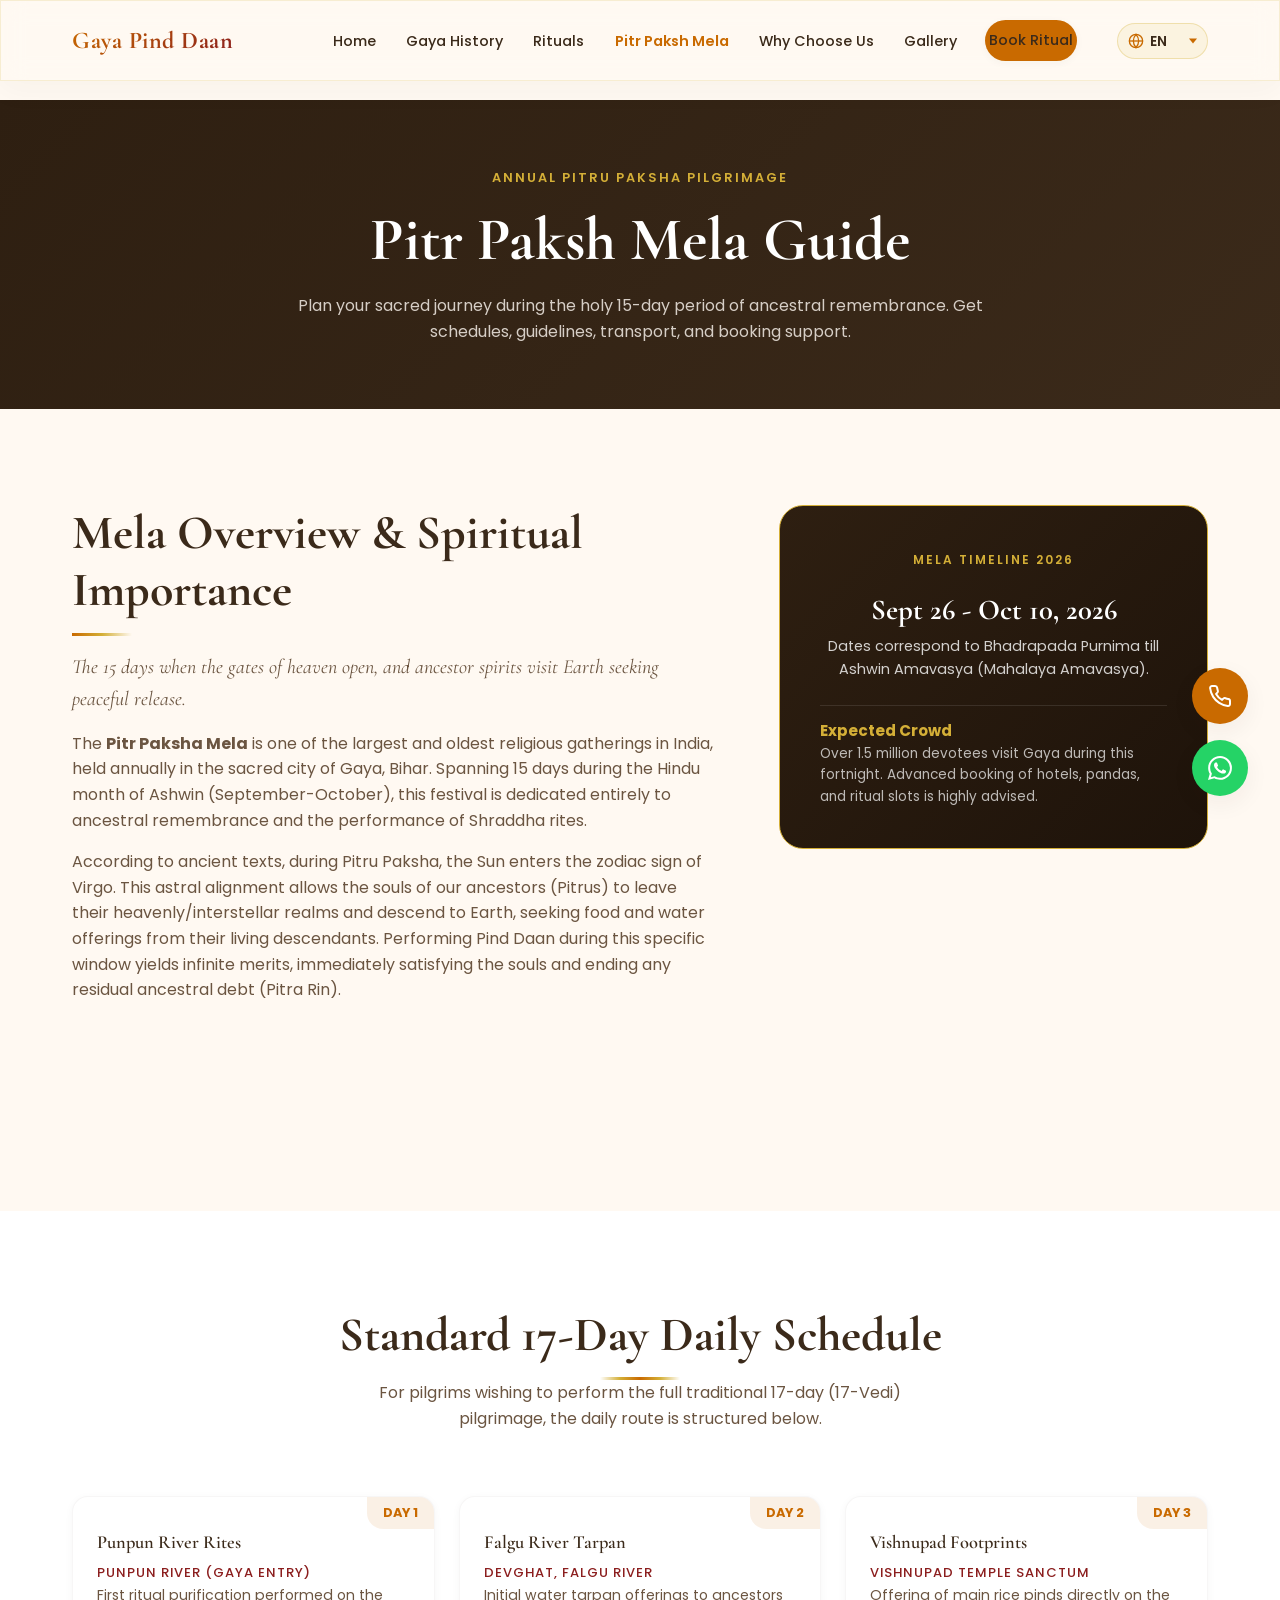
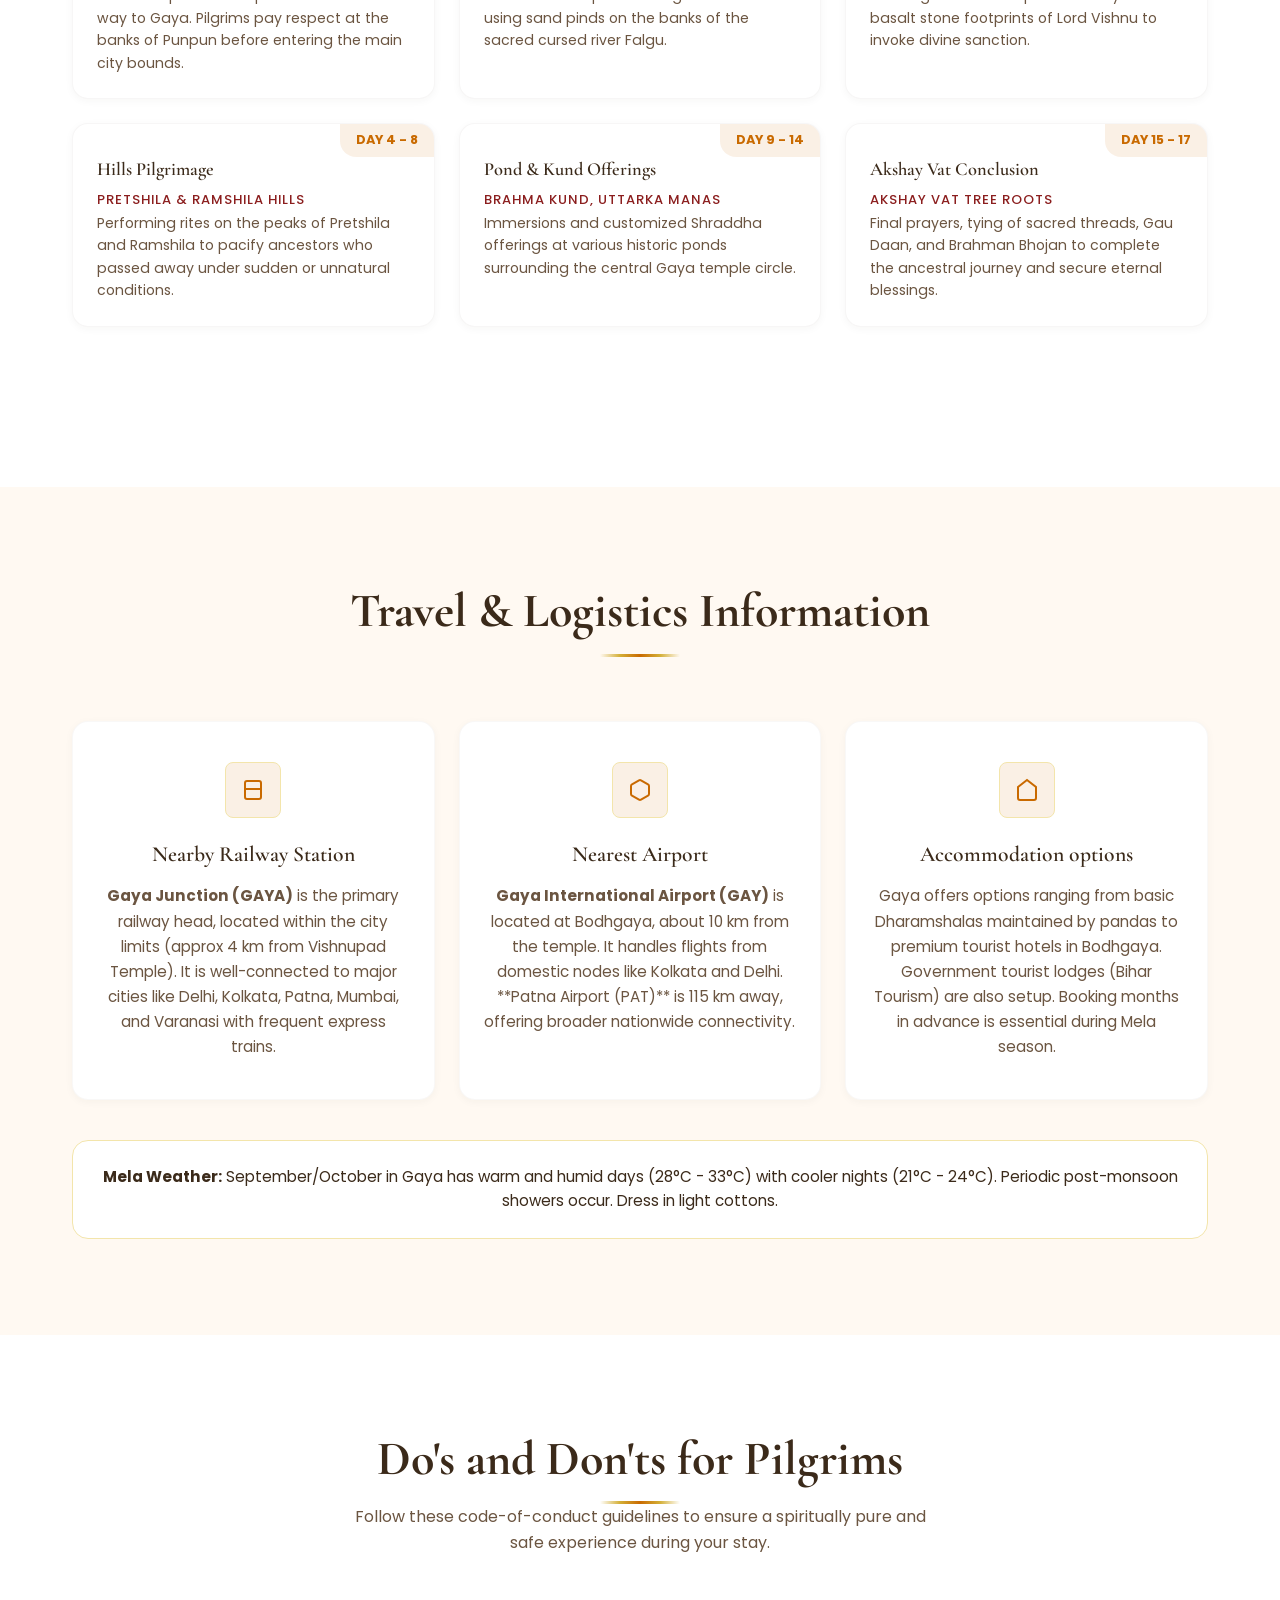
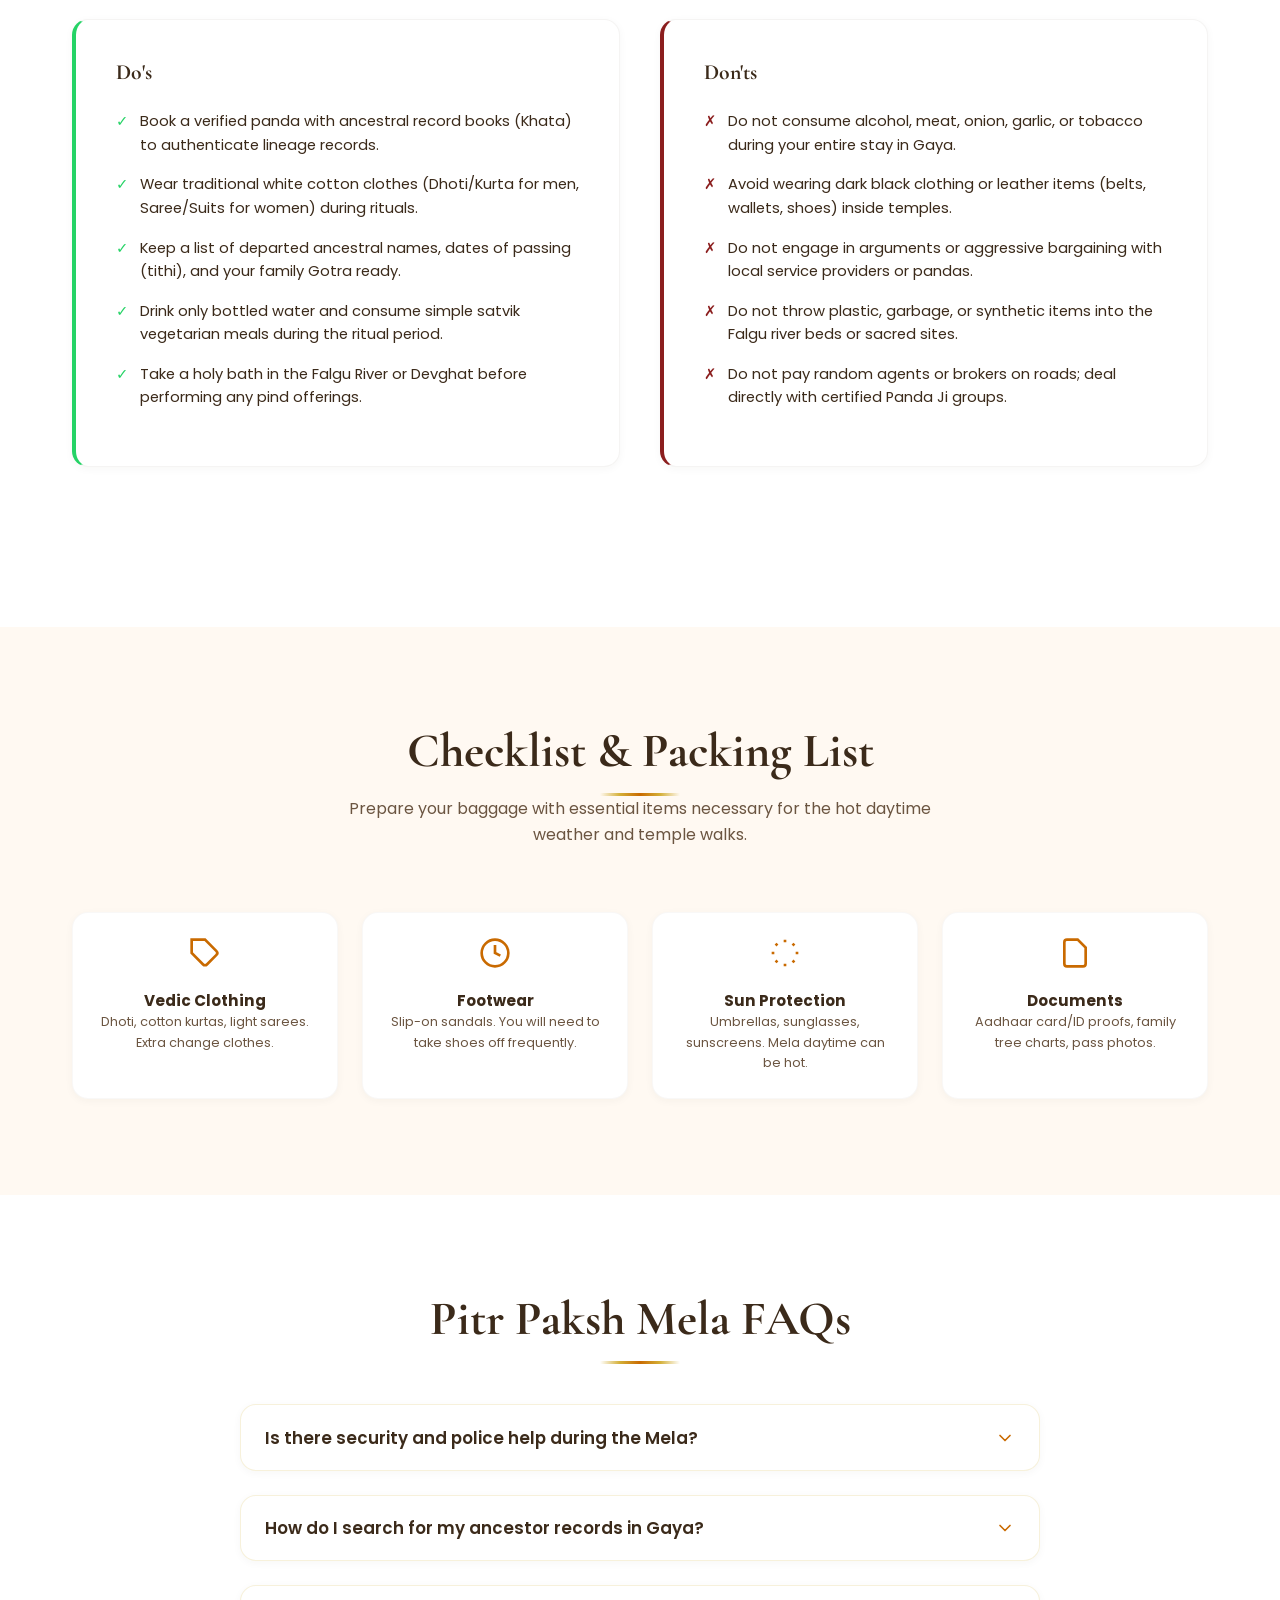
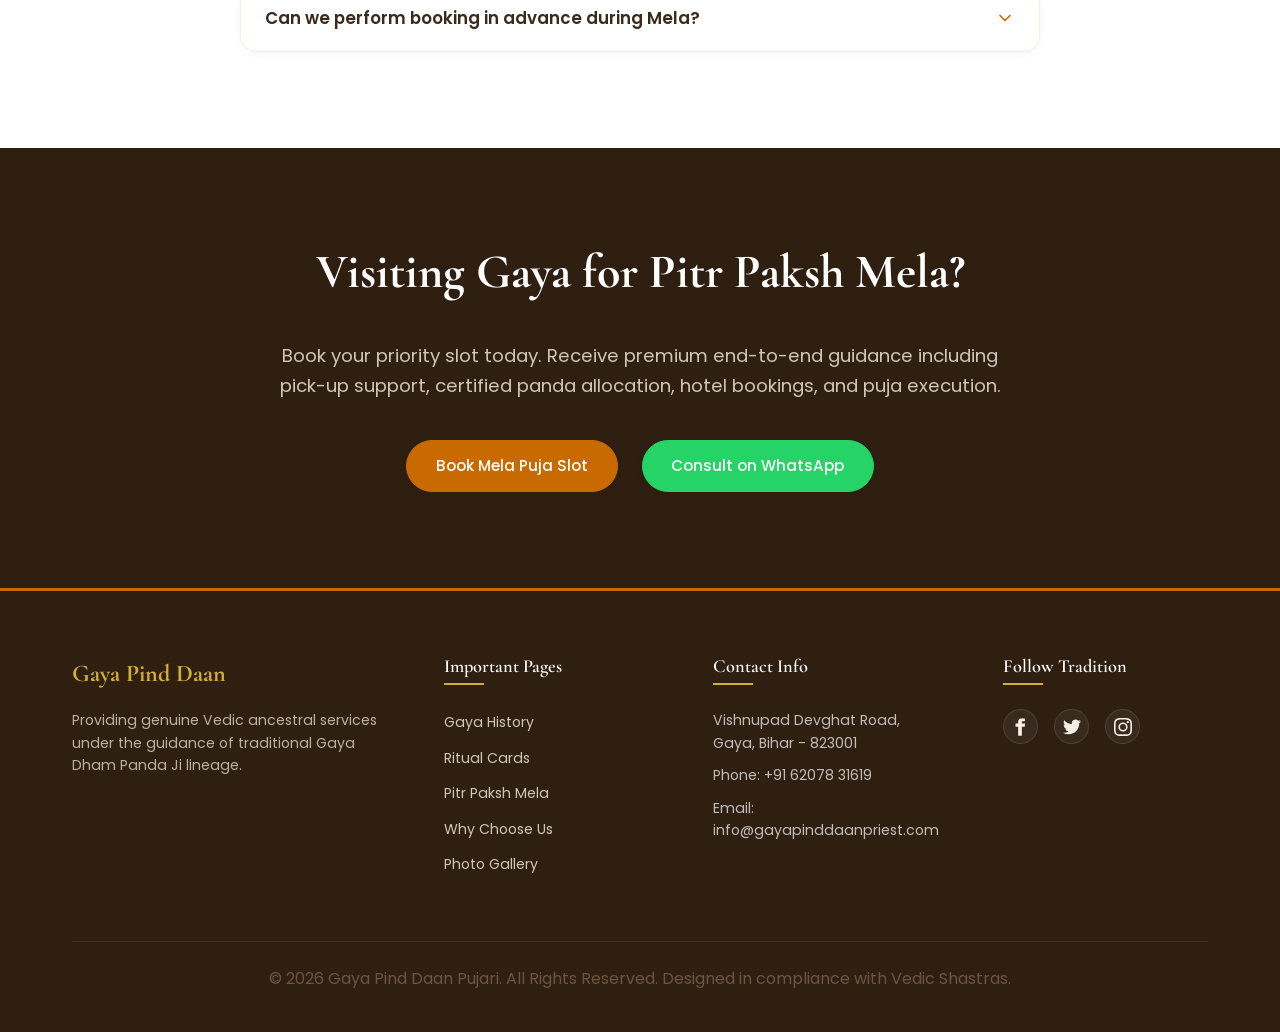
<file: mela.html>
<!DOCTYPE html>
<html lang="en">
<head>
  <meta charset="UTF-8">
  <meta name="viewport" content="width=device-width, initial-scale=1.0">
  
  <meta name="keywords" content="Pitr Paksha Mela, Gaya Mela 2026, Pitru Paksha dates, Gaya pilgrimage schedule, Gaya railway station, Bodhgaya airport, pilgrim travel tips Gaya">
  

  <!-- Google Fonts -->
  <link rel="preconnect" href="https://fonts.googleapis.com">
  <link rel="preconnect" href="https://fonts.gstatic.com" crossorigin>
  <link href="https://fonts.googleapis.com/css2?family=Cormorant+Garamond:ital,wght@0,400;0,600;0,700;1,400&family=Poppins:wght@300;400;500;600;700&display=swap" rel="stylesheet">

  <!-- Stylesheets -->
  <link rel="stylesheet" href="assets/css/main.css">
  <link rel="stylesheet" href="assets/css/components.css">

  
  
  <link rel="canonical" href="https://www.gayapinddaan.com/mela.html" />
  
  <!-- OpenGraph / Facebook -->
  <meta property="og:type" content="website">
  <meta property="og:url" content="https://www.gayapinddaan.com/mela.html">
  <meta property="og:title" content="Pitr Paksha Mela Guide | Dates, Schedule & Travel Tips in Gaya">
  <meta property="og:description" content="Complete guide to the world-renowned Pitr Paksha Mela in Gaya Ji. Find dates, daily schedules, accommodation, and preparation tips for the ancestral festival.">
  <meta property="og:image" content="https://www.gayapinddaan.com/assets/resources/vishnupad_temple.png">

  <!-- Twitter -->
  <meta property="twitter:card" content="summary_large_image">
  <meta property="twitter:url" content="https://www.gayapinddaan.com/mela.html">
  <meta property="twitter:title" content="Pitr Paksha Mela Guide | Dates, Schedule & Travel Tips in Gaya">
  <meta property="twitter:description" content="Complete guide to the world-renowned Pitr Paksha Mela in Gaya Ji. Find dates, daily schedules, accommodation, and preparation tips for the ancestral festival.">
  <meta property="twitter:image" content="https://www.gayapinddaan.com/assets/resources/vishnupad_temple.png">

  <!-- Breadcrumb Schema (Global) -->
  <script type="application/ld+json">
  {
    "@context": "https://schema.org",
    "@type": "BreadcrumbList",
    "itemListElement": [
      {
        "@type": "ListItem",
        "position": 1,
        "name": "Home",
        "item": "https://www.gayapinddaan.com/index.html"
      },
      {
        "@type": "ListItem",
        "position": 2,
        "name": "Mela",
        "item": "https://www.gayapinddaan.com/mela.html"
      }
    ]
  }
  </script>
  
    <script type="application/ld+json">
    {
      "@context": "https://schema.org",
      "@type": "Event",
      "name": "Pitr Paksha Mela",
      "description": "Annual ancestral festival in Gaya Ji where millions perform Pind Daan.",
      "location": {
        "@type": "Place",
        "name": "Vishnupad Temple, Gaya",
        "address": "Gaya, Bihar, India"
      }
    }
    </script>

  <title>Pitr Paksha Mela Guide | Dates, Schedule & Travel Tips in Gaya</title>
  <meta name="description" content="Complete guide to the world-renowned Pitr Paksha Mela in Gaya Ji. Find dates, daily schedules, accommodation, and preparation tips for the ancestral festival.">
  <link rel="canonical" href="https://www.gayapinddaan.com/mela.html" />
  
  <!-- OpenGraph / Facebook -->
  <meta property="og:type" content="website">
  <meta property="og:url" content="https://www.gayapinddaan.com/mela.html">
  <meta property="og:title" content="Pitr Paksha Mela Guide | Dates, Schedule & Travel Tips in Gaya">
  <meta property="og:description" content="Complete guide to the world-renowned Pitr Paksha Mela in Gaya Ji. Find dates, daily schedules, accommodation, and preparation tips for the ancestral festival.">
  <meta property="og:image" content="https://www.gayapinddaan.com/assets/resources/vishnupad_temple.png">

  <!-- Twitter -->
  <meta property="twitter:card" content="summary_large_image">
  <meta property="twitter:url" content="https://www.gayapinddaan.com/mela.html">
  <meta property="twitter:title" content="Pitr Paksha Mela Guide | Dates, Schedule & Travel Tips in Gaya">
  <meta property="twitter:description" content="Complete guide to the world-renowned Pitr Paksha Mela in Gaya Ji. Find dates, daily schedules, accommodation, and preparation tips for the ancestral festival.">
  <meta property="twitter:image" content="https://www.gayapinddaan.com/assets/resources/vishnupad_temple.png">

  <!-- Breadcrumb Schema (Global) -->
  <script type="application/ld+json">
  {
    "@context": "https://schema.org",
    "@type": "BreadcrumbList",
    "itemListElement": [
      {
        "@type": "ListItem",
        "position": 1,
        "name": "Home",
        "item": "https://www.gayapinddaan.com/index.html"
      },
      {
        "@type": "ListItem",
        "position": 2,
        "name": "Mela",
        "item": "https://www.gayapinddaan.com/mela.html"
      }
    ]
  }
  </script>
  
    <script type="application/ld+json">
    {
      "@context": "https://schema.org",
      "@type": "Event",
      "name": "Pitr Paksha Mela",
      "description": "Annual ancestral festival in Gaya Ji where millions perform Pind Daan.",
      "location": {
        "@type": "Place",
        "name": "Vishnupad Temple, Gaya",
        "address": "Gaya, Bihar, India"
      }
    }
    </script>
</head>
<body>

  <!-- Sticky Glass Navigation -->
  <header class="header-main glass">
    <div class="container header-container">
      <a href="index.html" class="logo" aria-label="Gaya Pind Daan Logo">
        <span class="logo-txt">Gaya Pind Daan</span>
      </a>

      <button class="nav-toggle" id="navToggle" aria-controls="navMenu" aria-expanded="false" aria-label="Toggle navigation menu">
        <span class="bar"></span>
        <span class="bar"></span>
        <span class="bar"></span>
      </button>

      <nav class="nav-menu" id="navMenu">
        <ul>
          <li><a href="index.html">Home</a></li>
          <li><a href="about-gaya.html">Gaya History</a></li>
          <li><a href="rituals.html">Rituals</a></li>
          <li><a href="mela.html" style="color: var(--primary-saffron); font-weight: 600;">Pitr Paksh Mela</a></li>
          <li><a href="why-choose-us.html">Why Choose Us</a></li>
          <li><a href="gallery.html">Gallery</a></li>
          <li><a href="booking.html" class="btn btn-primary nav-cta">Book Ritual</a></li>
          <li class="lang-switcher">
            <svg class="lang-icon" viewBox="0 0 24 24" width="16" height="16" stroke="currentColor" stroke-width="2" fill="none"><circle cx="12" cy="12" r="10"></circle><line x1="2" y1="12" x2="22" y2="12"></line><path d="M12 2a15.3 15.3 0 0 1 4 10 15.3 15.3 0 0 1-4 10 15.3 15.3 0 0 1-4-10 15.3 15.3 0 0 1 4-10z"></path></svg>
            <div class="lang-select-wrapper">
              <select class="lang-select" aria-label="Select Language">
                <option value="en">EN</option>
                <option value="hi">हिन्दी</option>
                <option value="bn">বাংলা</option>
              </select>
            </div>
          </li>
        </ul>
      </nav>
    </div>
  </header>

  <main id="main-content" style="padding-top: 100px;">
    
    <!-- Hero Banner -->
    <section class="section text-center" style="background: linear-gradient(135deg, var(--bg-dark-accent) 0%, #3B2A1A 100%); color: white; padding: var(--space-xl) 0;">
      <div class="container">
        <span class="cta-tag" style="color: var(--secondary-gold);">Annual Pitru Paksha Pilgrimage</span>
        <h1 style="color: white; margin-bottom: var(--space-sm); font-size: clamp(2.2rem, 5vw, 3.8rem);">Pitr Paksh Mela Guide</h1>
        <p style="color: rgba(255,249,242,0.8); max-width: 700px; margin: 0 auto;">Plan your sacred journey during the holy 15-day period of ancestral remembrance. Get schedules, guidelines, transport, and booking support.</p>
      </div>
    </section>

    <!-- Festival Overview & Importance -->
    <section class="section">
      <div class="container">
        <div class="about-gaya-grid">
          
          <div class="reveal">
            <h2 class="section-title-left">Mela Overview & Spiritual Importance</h2>
            <p class="lead" style="margin-top: 15px;">The 15 days when the gates of heaven open, and ancestor spirits visit Earth seeking peaceful release.</p>
            <p>The <strong>Pitr Paksha Mela</strong> is one of the largest and oldest religious gatherings in India, held annually in the sacred city of Gaya, Bihar. Spanning 15 days during the Hindu month of Ashwin (September-October), this festival is dedicated entirely to ancestral remembrance and the performance of Shraddha rites.</p>
            <p>According to ancient texts, during Pitru Paksha, the Sun enters the zodiac sign of Virgo. This astral alignment allows the souls of our ancestors (Pitrus) to leave their heavenly/interstellar realms and descend to Earth, seeking food and water offerings from their living descendants. Performing Pind Daan during this specific window yields infinite merits, immediately satisfying the souls and ending any residual ancestral debt (Pitra Rin).</p>
          </div>

          <!-- Mela Highlights & Dates Card -->
          <div class="reveal delay-200">
            <div class="mela-highlight-box">
              <span class="cta-tag" style="color: var(--secondary-gold); font-size: 0.75rem;">Mela Timeline 2026</span>
              <h3 style="color: white; font-size: 1.8rem; margin: 8px 0;">Sept 26 - Oct 10, 2026</h3>
              <p style="color: rgba(255,255,255,0.8); font-size: 0.9rem; margin-bottom: var(--space-md);">Dates correspond to Bhadrapada Purnima till Ashwin Amavasya (Mahalaya Amavasya).</p>
              
              <div style="border-top: 1px solid rgba(255,255,255,0.1); padding-top: var(--space-sm); text-align: left;">
                <h4 style="color: var(--secondary-gold); font-family: var(--font-body); font-size: 0.95rem; margin-bottom: 2px;">Expected Crowd</h4>
                <p style="color: rgba(255,255,255,0.7); font-size: 0.85rem; margin-bottom: 0;">Over 1.5 million devotees visit Gaya during this fortnight. Advanced booking of hotels, pandas, and ritual slots is highly advised.</p>
              </div>
            </div>
          </div>

        </div>
      </div>
    </section>

    <!-- Daily Schedule -->
    <section class="section" style="background-color: white;">
      <div class="container">
        <h2 class="section-title text-center">Standard 17-Day Daily Schedule</h2>
        <p class="text-center" style="max-width: 600px; margin: 0 auto var(--space-md) auto;">For pilgrims wishing to perform the full traditional 17-day (17-Vedi) pilgrimage, the daily route is structured below.</p>
        
        <div class="mela-schedule-grid">
          
          <div class="schedule-card reveal delay-100">
            <span class="schedule-day-badge">Day 1</span>
            <h3 class="schedule-title">Punpun River Rites</h3>
            <span class="schedule-venue">Punpun River (Gaya Entry)</span>
            <p class="schedule-desc">First ritual purification performed on the way to Gaya. Pilgrims pay respect at the banks of Punpun before entering the main city bounds.</p>
          </div>

          <div class="schedule-card reveal delay-200">
            <span class="schedule-day-badge">Day 2</span>
            <h3 class="schedule-title">Falgu River Tarpan</h3>
            <span class="schedule-venue">Devghat, Falgu River</span>
            <p class="schedule-desc">Initial water tarpan offerings to ancestors using sand pinds on the banks of the sacred cursed river Falgu.</p>
          </div>

          <div class="schedule-card reveal delay-300">
            <span class="schedule-day-badge">Day 3</span>
            <h3 class="schedule-title">Vishnupad Footprints</h3>
            <span class="schedule-venue">Vishnupad Temple Sanctum</span>
            <p class="schedule-desc">Offering of main rice pinds directly on the basalt stone footprints of Lord Vishnu to invoke divine sanction.</p>
          </div>

          <div class="schedule-card reveal delay-100">
            <span class="schedule-day-badge">Day 4 - 8</span>
            <h3 class="schedule-title">Hills Pilgrimage</h3>
            <span class="schedule-venue">Pretshila & Ramshila Hills</span>
            <p class="schedule-desc">Performing rites on the peaks of Pretshila and Ramshila to pacify ancestors who passed away under sudden or unnatural conditions.</p>
          </div>

          <div class="schedule-card reveal delay-200">
            <span class="schedule-day-badge">Day 9 - 14</span>
            <h3 class="schedule-title">Pond & Kund Offerings</h3>
            <span class="schedule-venue">Brahma Kund, Uttarka Manas</span>
            <p class="schedule-desc">Immersions and customized Shraddha offerings at various historic ponds surrounding the central Gaya temple circle.</p>
          </div>

          <div class="schedule-card reveal delay-300">
            <span class="schedule-day-badge">Day 15 - 17</span>
            <h3 class="schedule-title">Akshay Vat Conclusion</h3>
            <span class="schedule-venue">Akshay Vat Tree Roots</span>
            <p class="schedule-desc">Final prayers, tying of sacred threads, Gau Daan, and Brahman Bhojan to complete the ancestral journey and secure eternal blessings.</p>
          </div>

        </div>
      </div>
    </section>

    <!-- Travel, Weather & Accommodation Details -->
    <section class="section">
      <div class="container">
        <h2 class="section-title text-center">Travel & Logistics Information</h2>
        
        <div class="sacred-grid" style="margin-top: var(--space-xl);">
          
          <!-- Nearby Railway -->
          <div class="card sacred-card reveal delay-100">
            <div class="sacred-card-icon" style="border-radius: var(--radius-sm); width: 3.5rem; height: 3.5rem;">
              <svg viewBox="0 0 24 24" width="24" height="24" stroke="currentColor" stroke-width="2" fill="none"><rect x="4" y="3" width="16" height="18" rx="2"/><line x1="4" y1="11" x2="20" y2="11"/><line x1="8" y1="17" x2="8" y2="17.01"/><line x1="16" y1="17" x2="16" y2="17.01"/></svg>
            </div>
            <h3>Nearby Railway Station</h3>
            <p><strong>Gaya Junction (GAYA)</strong> is the primary railway head, located within the city limits (approx 4 km from Vishnupad Temple). It is well-connected to major cities like Delhi, Kolkata, Patna, Mumbai, and Varanasi with frequent express trains.</p>
          </div>

          <!-- Airport -->
          <div class="card sacred-card reveal delay-200">
            <div class="sacred-card-icon" style="border-radius: var(--radius-sm); width: 3.5rem; height: 3.5rem;">
              <svg viewBox="0 0 24 24" width="24" height="24" stroke="currentColor" stroke-width="2" fill="none"><path d="M21 16V8a2 2 0 0 0-1-1.73l-7-4a2 2 0 0 0-2 0l-7 4A2 2 0 0 0 3 8v8a2 2 0 0 0 1 1.73l7 4a2 2 0 0 0 2 0l7-4A2 2 0 0 0 21 16z"/></svg>
            </div>
            <h3>Nearest Airport</h3>
            <p><strong>Gaya International Airport (GAY)</strong> is located at Bodhgaya, about 10 km from the temple. It handles flights from domestic nodes like Kolkata and Delhi. **Patna Airport (PAT)** is 115 km away, offering broader nationwide connectivity.</p>
          </div>

          <!-- Accommodation -->
          <div class="card sacred-card reveal delay-300">
            <div class="sacred-card-icon" style="border-radius: var(--radius-sm); width: 3.5rem; height: 3.5rem;">
              <svg viewBox="0 0 24 24" width="24" height="24" stroke="currentColor" stroke-width="2" fill="none"><path d="M3 9l9-7 9 7v11a2 2 0 0 1-2 2H5a2 2 0 0 1-2-2z"/></svg>
            </div>
            <h3>Accommodation options</h3>
            <p>Gaya offers options ranging from basic Dharamshalas maintained by pandas to premium tourist hotels in Bodhgaya. Government tourist lodges (Bihar Tourism) are also setup. Booking months in advance is essential during Mela season.</p>
          </div>

        </div>

        <div class="text-center reveal" style="margin-top: var(--space-lg); background: var(--bg-card); border-radius: var(--radius-md); padding: var(--space-md); border: 1.5px solid var(--secondary-gold-light);">
          <p style="margin: 0; font-size: 0.95rem; color: var(--text-dark-brown);"><strong>Mela Weather:</strong> September/October in Gaya has warm and humid days (28°C - 33°C) with cooler nights (21°C - 24°C). Periodic post-monsoon showers occur. Dress in light cottons.</p>
        </div>
      </div>
    </section>

    <!-- Do's & Don'ts -->
    <section class="section" style="background-color: white;">
      <div class="container">
        <h2 class="section-title text-center">Do's and Don'ts for Pilgrims</h2>
        <p class="text-center" style="max-width: 600px; margin: 0 auto var(--space-xl) auto;">Follow these code-of-conduct guidelines to ensure a spiritually pure and safe experience during your stay.</p>
        
        <div class="dos-donts-grid">
          
          <!-- DO'S -->
          <div class="rules-box dos reveal">
            <h3>Do's</h3>
            <ul class="rules-list">
              <li>Book a verified panda with ancestral record books (Khata) to authenticate lineage records.</li>
              <li>Wear traditional white cotton clothes (Dhoti/Kurta for men, Saree/Suits for women) during rituals.</li>
              <li>Keep a list of departed ancestral names, dates of passing (tithi), and your family Gotra ready.</li>
              <li>Drink only bottled water and consume simple satvik vegetarian meals during the ritual period.</li>
              <li>Take a holy bath in the Falgu River or Devghat before performing any pind offerings.</li>
            </ul>
          </div>

          <!-- DON'TS -->
          <div class="rules-box donts reveal">
            <h3>Don'ts</h3>
            <ul class="rules-list">
              <li>Do not consume alcohol, meat, onion, garlic, or tobacco during your entire stay in Gaya.</li>
              <li>Avoid wearing dark black clothing or leather items (belts, wallets, shoes) inside temples.</li>
              <li>Do not engage in arguments or aggressive bargaining with local service providers or pandas.</li>
              <li>Do not throw plastic, garbage, or synthetic items into the Falgu river beds or sacred sites.</li>
              <li>Do not pay random agents or brokers on roads; deal directly with certified Panda Ji groups.</li>
            </ul>
          </div>

        </div>
      </div>
    </section>

    <!-- Packing List -->
    <section class="section">
      <div class="container">
        <h2 class="section-title text-center">Checklist & Packing List</h2>
        <p class="text-center" style="max-width: 600px; margin: 0 auto var(--space-xl) auto;">Prepare your baggage with essential items necessary for the hot daytime weather and temple walks.</p>
        
        <div class="packing-grid">
          
          <div class="packing-card reveal delay-100">
            <div class="packing-card-icon">
              <svg viewBox="0 0 24 24" width="32" height="32" stroke="currentColor" stroke-width="2" fill="none"><path d="M20.59 13.41l-7.17 7.17a2 2 0 0 1-2.83 0L2 12V2h10l8.59 8.59a2 2 0 0 1 0 2.82z"/></svg>
            </div>
            <h4>Vedic Clothing</h4>
            <p>Dhoti, cotton kurtas, light sarees. Extra change clothes.</p>
          </div>

          <div class="packing-card reveal delay-200">
            <div class="packing-card-icon">
              <svg viewBox="0 0 24 24" width="32" height="32" stroke="currentColor" stroke-width="2" fill="none"><circle cx="12" cy="12" r="10"/><polyline points="12 6 12 12 16 14"/></svg>
            </div>
            <h4>Footwear</h4>
            <p>Slip-on sandals. You will need to take shoes off frequently.</p>
          </div>

          <div class="packing-card reveal delay-300">
            <div class="packing-card-icon">
              <svg viewBox="0 0 24 24" width="32" height="32" stroke="currentColor" stroke-width="2" fill="none"><path d="M12 2v2M12 20v2M4.93 4.93l1.41 1.41M17.66 17.66l1.41 1.41M2 12h2M20 12h2M6.34 17.66l-1.41 1.41M19.07 4.93l-1.41 1.41"/></svg>
            </div>
            <h4>Sun Protection</h4>
            <p>Umbrellas, sunglasses, sunscreens. Mela daytime can be hot.</p>
          </div>

          <div class="packing-card reveal delay-400">
            <div class="packing-card-icon">
              <svg viewBox="0 0 24 24" width="32" height="32" stroke="currentColor" stroke-width="2" fill="none"><path d="M14 2H6a2 2 0 0 0-2 2v16a2 2 0 0 0 2 2h12a2 2 0 0 0 2-2V8z"/></svg>
            </div>
            <h4>Documents</h4>
            <p>Aadhaar card/ID proofs, family tree charts, pass photos.</p>
          </div>

        </div>
      </div>
    </section>

    <!-- FAQs Section -->
    <section class="section" style="background-color: white;">
      <div class="container">
        <h2 class="section-title text-center">Pitr Paksh Mela FAQs</h2>
        <div class="faq-grid">
          
          <div class="faq-item reveal">
            <button class="faq-question">
              <span>Is there security and police help during the Mela?</span>
              <svg class="faq-icon" viewBox="0 0 24 24" stroke-width="2" fill="none" stroke-linecap="round" stroke-linejoin="round"><polyline points="6 9 12 15 18 9"></polyline></svg>
            </button>
            <div class="faq-answer">
              <p>Yes, the Government of Bihar sets up extensive security arrangements, round-the-clock police booths, medical tents, and free tourist information desks across all key nodes in Gaya and Bodhgaya during the Pitru Paksha Mela.</p>
            </div>
          </div>

          <div class="faq-item reveal">
            <button class="faq-question">
              <span>How do I search for my ancestor records in Gaya?</span>
              <svg class="faq-icon" viewBox="0 0 24 24" stroke-width="2" fill="none" stroke-linecap="round" stroke-linejoin="round"><polyline points="6 9 12 15 18 9"></polyline></svg>
            </button>
            <div class="faq-answer">
              <p>Traditional pandas maintain records (Khata Books) segregated by region, state, district, and village. When you share your village name and family lineage, your designated family panda can show you historical signatures of your forefathers who performed Pind Daan years ago.</p>
            </div>
          </div>

          <div class="faq-item reveal">
            <button class="faq-question">
              <span>Can we perform booking in advance during Mela?</span>
              <svg class="faq-icon" viewBox="0 0 24 24" stroke-width="2" fill="none" stroke-linecap="round" stroke-linejoin="round"><polyline points="6 9 12 15 18 9"></polyline></svg>
            </button>
            <div class="faq-answer">
              <p>Yes, advance booking is highly recommended because slots fill up fast, local logistics (samagri, transport, and priests) become heavily congested, and travel prices rise. Pre-booking secures peace of mind.</p>
            </div>
          </div>

        </div>
      </div>
    </section>

    <!-- CTAs and Internal Navigation -->
    <section class="section sacred-cta-section text-center">
      <div class="container cta-inner reveal">
        <h2 class="cta-title">Visiting Gaya for Pitr Paksh Mela?</h2>
        <p class="cta-desc">Book your priority slot today. Receive premium end-to-end guidance including pick-up support, certified panda allocation, hotel bookings, and puja execution.</p>
        <div class="cta-buttons">
          <a href="booking.html" class="btn btn-primary">Book Mela Puja Slot</a>
          <a href="https://wa.me/916207831619?text=Pranam%20Panda%20Ji,%20I%20am%20planning%20to%20visit%20Gaya%20during%20Pitr%20Paksh%20Mela.%20Please%20guide." class="btn btn-whatsapp" target="_blank" rel="noopener noreferrer">Consult on WhatsApp</a>
        </div>
      </div>
    </section>

  </main>

  <!-- Footer -->
  <footer class="footer-main">
    <div class="container">
      <div class="footer-grid">
        <div class="footer-col">
          <a href="index.html" class="footer-logo">Gaya Pind Daan</a>
          <p class="footer-desc">Providing genuine Vedic ancestral services under the guidance of traditional Gaya Dham Panda Ji lineage.</p>
        </div>
        <div class="footer-col">
          <h4>Important Pages</h4>
          <ul class="footer-links">
            <li><a href="about-gaya.html">Gaya History</a></li>
            <li><a href="rituals.html">Ritual Cards</a></li>
            <li><a href="mela.html">Pitr Paksh Mela</a></li>
            <li><a href="why-choose-us.html">Why Choose Us</a></li>
            <li><a href="gallery.html">Photo Gallery</a></li>
          </ul>
        </div>
        <div class="footer-col">
          <h4>Contact Info</h4>
          <ul class="footer-links" style="color: rgba(255,255,255,0.7); font-size: 0.88rem;">
            <li>Vishnupad Devghat Road, Gaya, Bihar - 823001</li>
            <li>Phone: +91 62078 31619</li>
            <li>Email: info@gayapinddaanpriest.com</li>
          </ul>
        </div>
        <div class="footer-col">
          <h4>Follow Tradition</h4>
          <div class="footer-socials">
            <a href="#" class="social-icon-btn" aria-label="Facebook"><svg viewBox="0 0 24 24" width="18" height="18" fill="currentColor"><path d="M18.77 7.46H14.5v-1.9c0-.9.6-1.1 1-1.1h3V.5h-4.33C10.24.5 9.5 3.44 9.5 5.32v2.14H6v4.24h3.5v11.8h5V11.7h3.86l.41-4.24Z"/></svg></a>
            <a href="#" class="social-icon-btn" aria-label="Twitter"><svg viewBox="0 0 24 24" width="18" height="18" fill="currentColor"><path d="M23.953 4.57a10 10 0 01-2.825.775 4.958 4.958 0 002.163-2.723c-.951.555-2.005.959-3.127 1.184a4.92 4.92 0 00-8.384 4.482C7.69 8.095 4.067 6.13 1.64 3.162a4.822 4.822 0 00-.666 2.475c0 1.71.87 3.213 2.188 4.096a4.904 4.904 0 01-2.228-.616v.06a4.923 4.923 0 003.946 4.827 4.996 4.996 0 01-2.212.085 4.936 4.936 0 004.604 3.417 9.867 9.867 0 01-6.102 2.105c-.39 0-.779-.023-1.17-.067a13.995 13.995 0 007.557 2.209c9.053 0 13.998-7.496 13.998-13.985 0-.21 0-.42-.015-.63A9.935 9.935 0 0024 4.59z"/></svg></a>
            <a href="https://www.instagram.com/ritik_pathak17" class="social-icon-btn" aria-label="Instagram" target="_blank" rel="noopener noreferrer"><svg viewBox="0 0 24 24" width="18" height="18" fill="currentColor"><path d="M12 2.163c3.204 0 3.584.012 4.85.07 3.252.148 4.771 1.691 4.919 4.919.058 1.265.069 1.645.069 4.849 0 3.205-.012 3.584-.069 4.849-.149 3.225-1.664 4.771-4.919 4.919-1.266.058-1.644.07-4.85.07-3.204 0-3.584-.012-4.849-.07-3.26-.149-4.771-1.699-4.919-4.92-.058-1.265-.07-1.644-.07-4.849 0-3.204.013-3.583.07-4.849.149-3.227 1.664-4.771 4.919-4.919 1.266-.057 1.645-.069 4.849-.069zM12 0C8.741 0 8.333.014 7.053.072 2.695.272.273 2.69.073 7.051.014 8.333 0 8.741 0 12c0 3.259.014 3.668.072 4.948.2 4.358 2.618 6.78 6.98 6.98 1.281.058 1.689.072 4.948.072 3.259 0 3.668-.014 4.948-.072 4.354-.2 6.782-2.618 6.979-6.98.059-1.28.073-1.689.073-4.948 0-3.259-.014-3.667-.072-4.947-.196-4.354-2.617-6.78-6.979-6.98C15.668.014 15.259 0 12 0zm0 5.838a6.162 6.162 0 100 12.324 6.162 6.162 0 000-12.324zM12 16a4 4 0 110-8 4 4 0 010 8zm6.406-11.845a1.44 1.44 0 100 2.881 1.44 1.44 0 000-2.881z"/></svg></a>
          </div>
        </div>
      </div>
      <div class="footer-bottom">
        <p>&copy; 2026 Gaya Pind Daan Pujari. All Rights Reserved. Designed in compliance with Vedic Shastras.</p>
      </div>
    </div>
  </footer>

  <!-- Floating Actions -->
  <div class="floating-actions">
    <a href="tel:+916207831619" class="float-btn float-call" aria-label="Call Panda Ji" title="Call Panda Ji">
      <svg viewBox="0 0 24 24" width="24" height="24" stroke="currentColor" stroke-width="2" fill="none" stroke-linecap="round" stroke-linejoin="round"><path d="M22 16.92v3a2 2 0 0 1-2.18 2 19.79 19.79 0 0 1-8.63-3.07 19.5 19.5 0 0 1-6-6 19.79 19.79 0 0 1-3.07-8.67A2 2 0 0 1 4.11 2h3a2 2 0 0 1 2 1.72 12.84 12.84 0 0 0 .7 2.81 2 2 0 0 1-.45 2.11L8.09 9.91a16 16 0 0 0 6 6l1.27-1.27a2 2 0 0 1 2.11-.45 12.84 12.84 0 0 0 2.81.7A2 2 0 0 1 22 16.92z"></path></svg>
    </a>
    <a href="https://wa.me/916207831619?text=Pranam%20Panda%20Ji,%20I%20want%20to%20inquire%20about%20Pind%20Daan%20rituals%20in%20Gaya." class="float-btn float-whatsapp" target="_blank" rel="noopener noreferrer" aria-label="Contact on WhatsApp" title="WhatsApp Panda Ji">
      <svg viewBox="0 0 24 24" width="24" height="24" fill="currentColor"><path d="M17.472 14.382c-.297-.149-1.758-.867-2.03-.967-.273-.099-.471-.148-.67.15-.197.297-.767.966-.94 1.164-.173.199-.347.223-.644.075-.297-.15-1.255-.463-2.39-1.475-.883-.788-1.48-1.761-1.653-2.059-.173-.297-.018-.458.13-.606.134-.133.298-.347.446-.52.149-.174.198-.298.298-.497.099-.198.05-.371-.025-.52-.075-.149-.669-1.612-.916-2.207-.242-.579-.487-.5-.669-.51-.173-.008-.371-.01-.57-.01-.198 0-.52.074-.792.372-.272.297-1.04 1.016-1.04 2.479 0 1.462 1.065 2.875 1.213 3.074.149.198 2.096 3.2 5.077 4.487.709.306 1.262.489 1.694.625.712.227 1.36.195 1.871.118.571-.085 1.758-.719 2.006-1.413.248-.694.248-1.289.173-1.413-.074-.124-.272-.198-.57-.347m-5.421 7.403h-.004a9.87 9.87 0 01-5.031-1.378l-.361-.214-3.741.982.998-3.648-.235-.374a9.86 9.86 0 01-1.51-5.26c.001-5.45 4.436-9.884 9.888-9.884 2.64 0 5.122 1.03 6.988 2.898a9.825 9.825 0 012.893 6.994c-.003 5.45-4.437 9.884-9.885 9.884m8.413-18.297A11.815 11.815 0 0012.05 0C5.495 0 .16 5.335.157 11.892c0 2.096.547 4.142 1.588 5.945L0 24l6.335-1.662c1.746.953 3.71 1.458 5.704 1.46h.005c6.554 0 11.89-5.335 11.893-11.893a11.821 11.821 0 00-3.48-8.413z"/></svg>
    </a>
    <a href="#" id="backToTop" class="float-btn float-top" aria-label="Scroll back to top" title="Scroll to top">
      <svg viewBox="0 0 24 24" width="24" height="24" stroke="currentColor" stroke-width="2.5" fill="none" stroke-linecap="round" stroke-linejoin="round"><line x1="12" y1="19" x2="12" y2="5"></line><polyline points="5 12 12 5 19 12"></polyline></svg>
    </a>
  </div>

  <!-- Google Translate Hidden Div & Script -->
  <div id="google_translate_element"></div>
  <script type="text/javascript" src="https://translate.google.com/translate_a/element.js?cb=googleTranslateElementInit"></script>

  <script src="assets/js/main.js"></script>
</body>
</html>
</file>
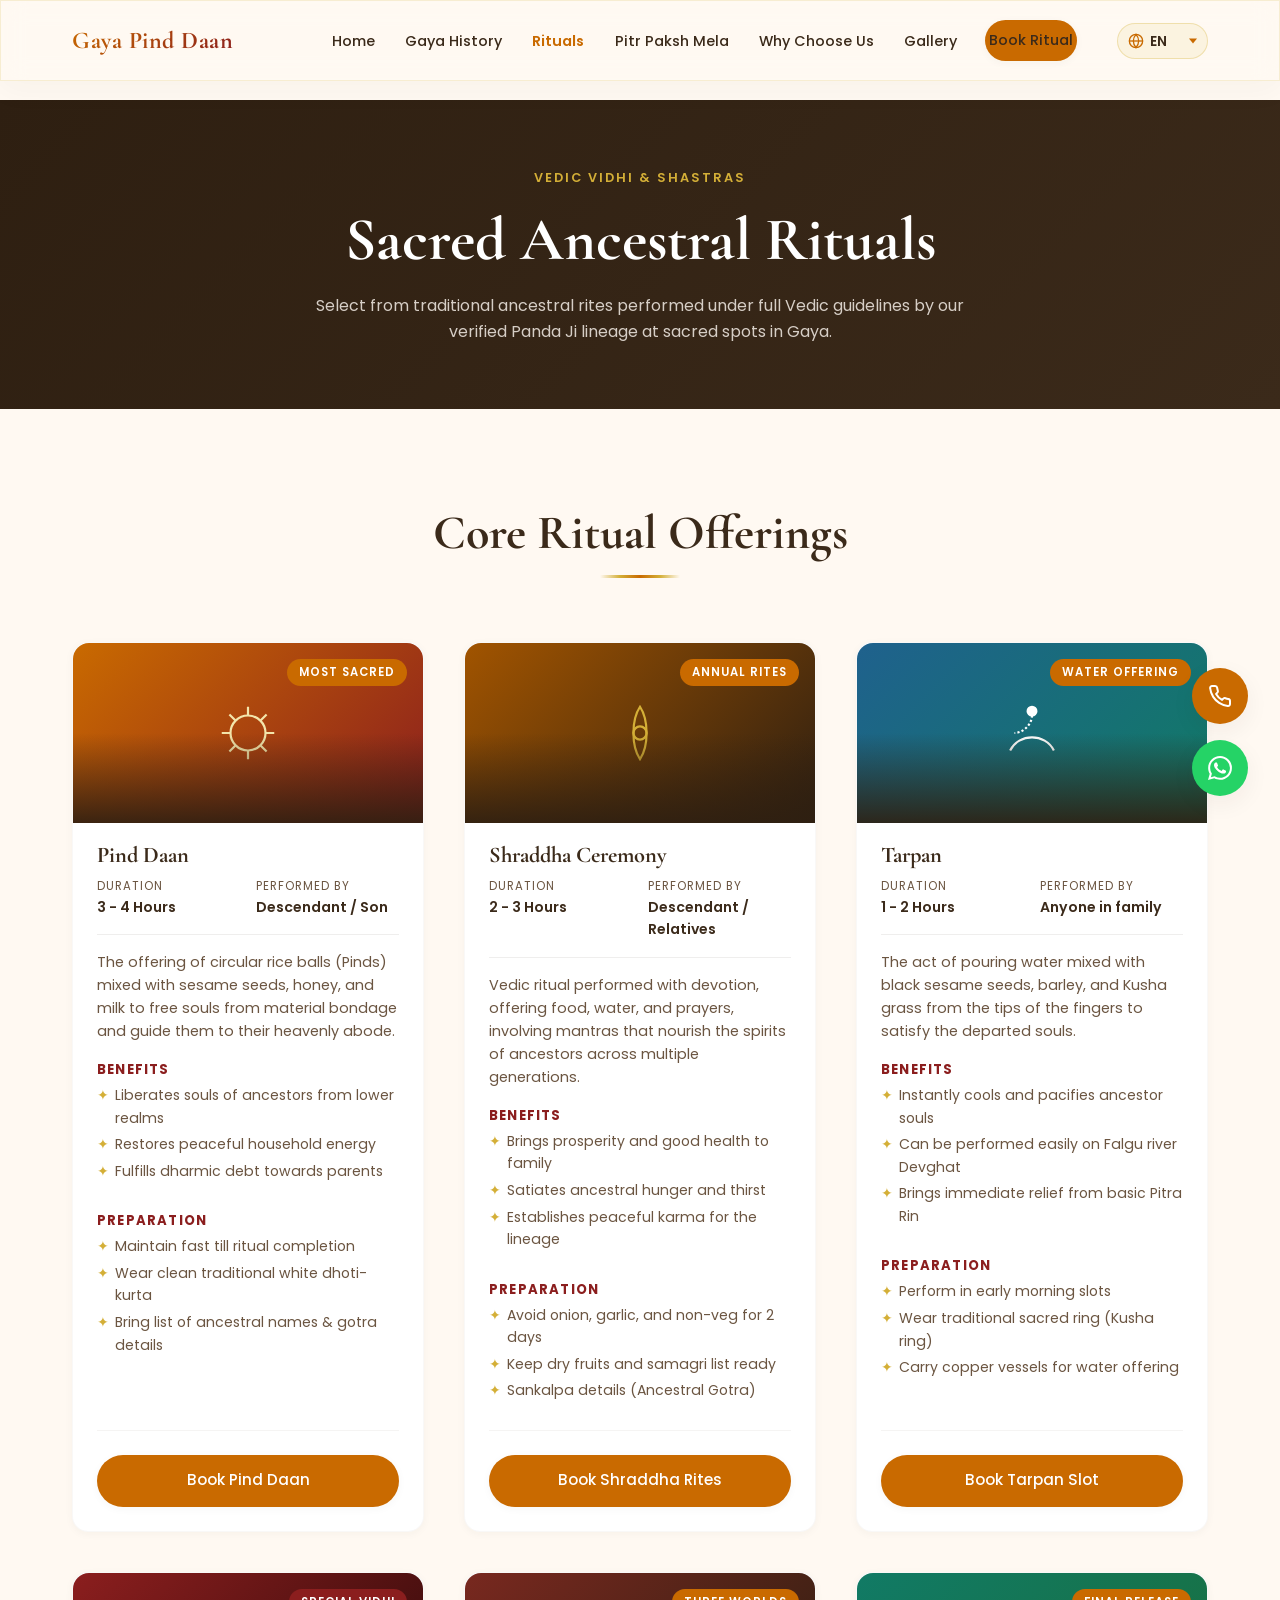
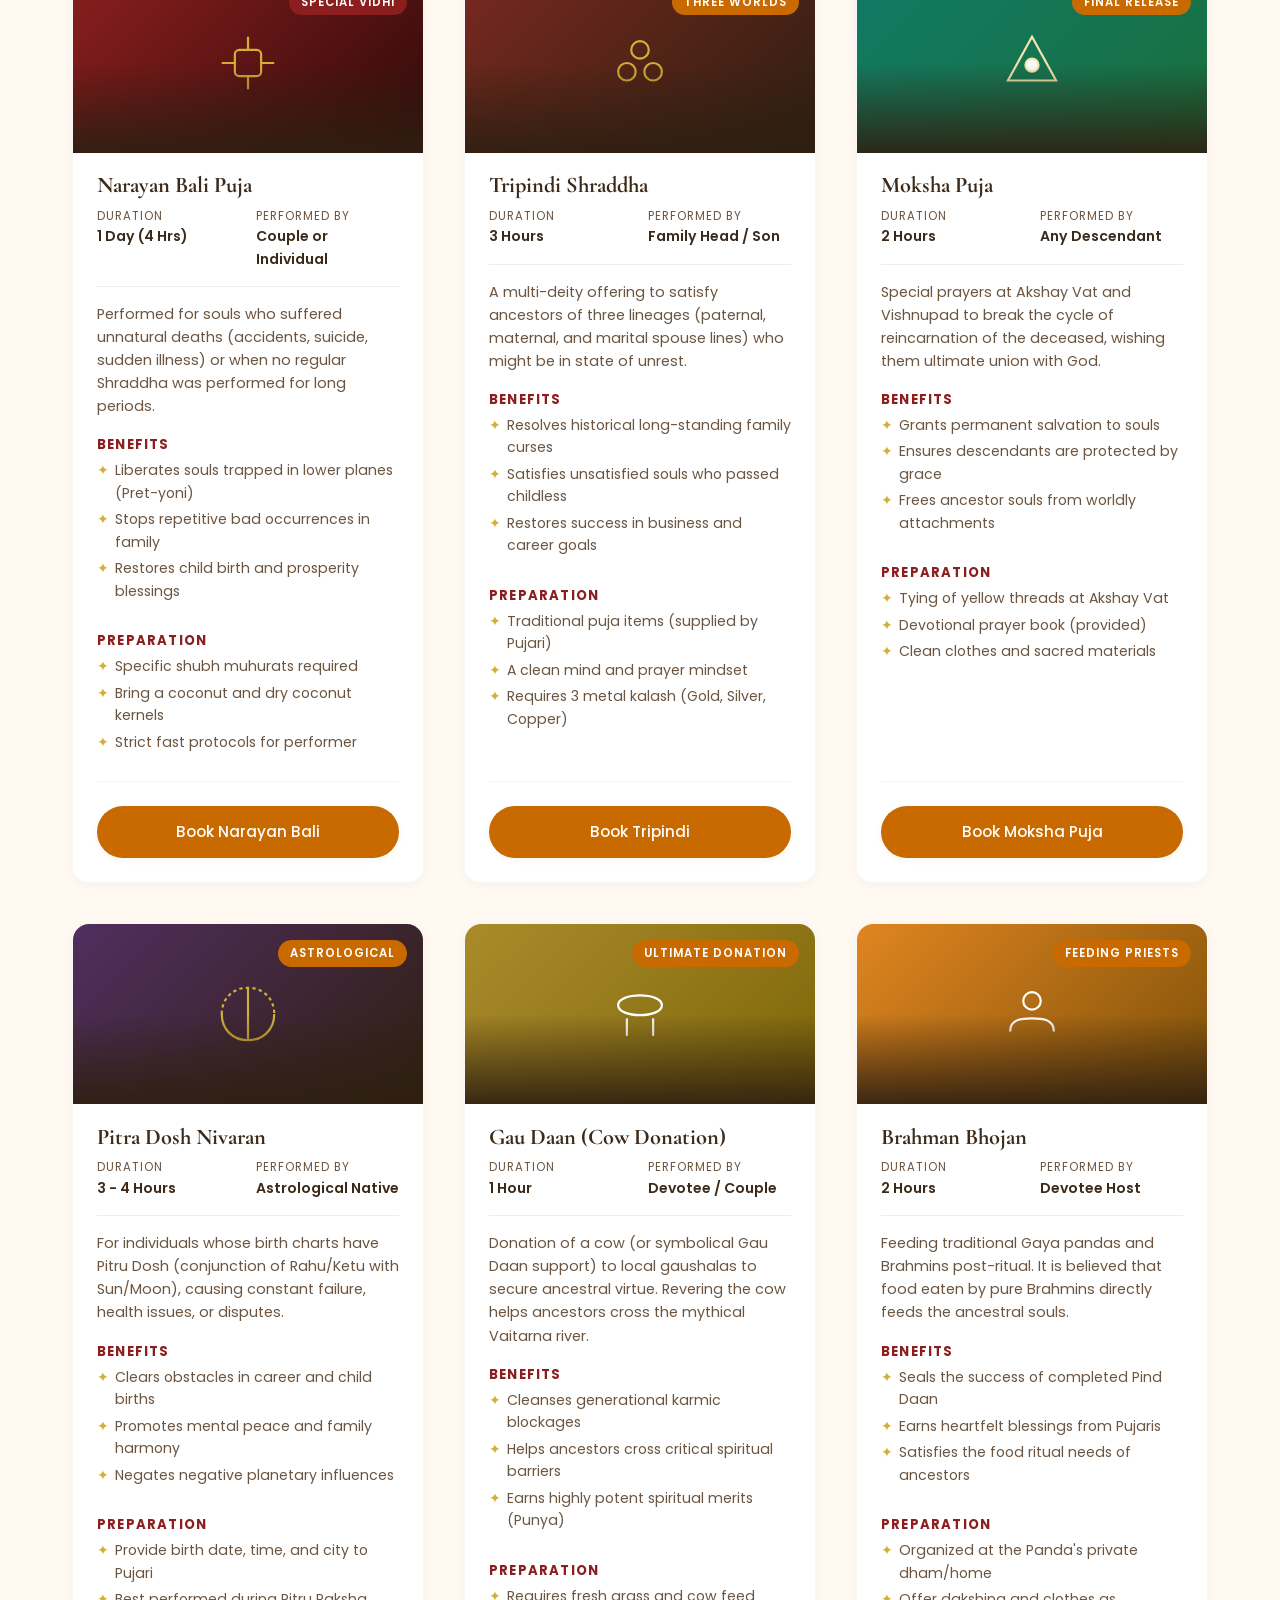
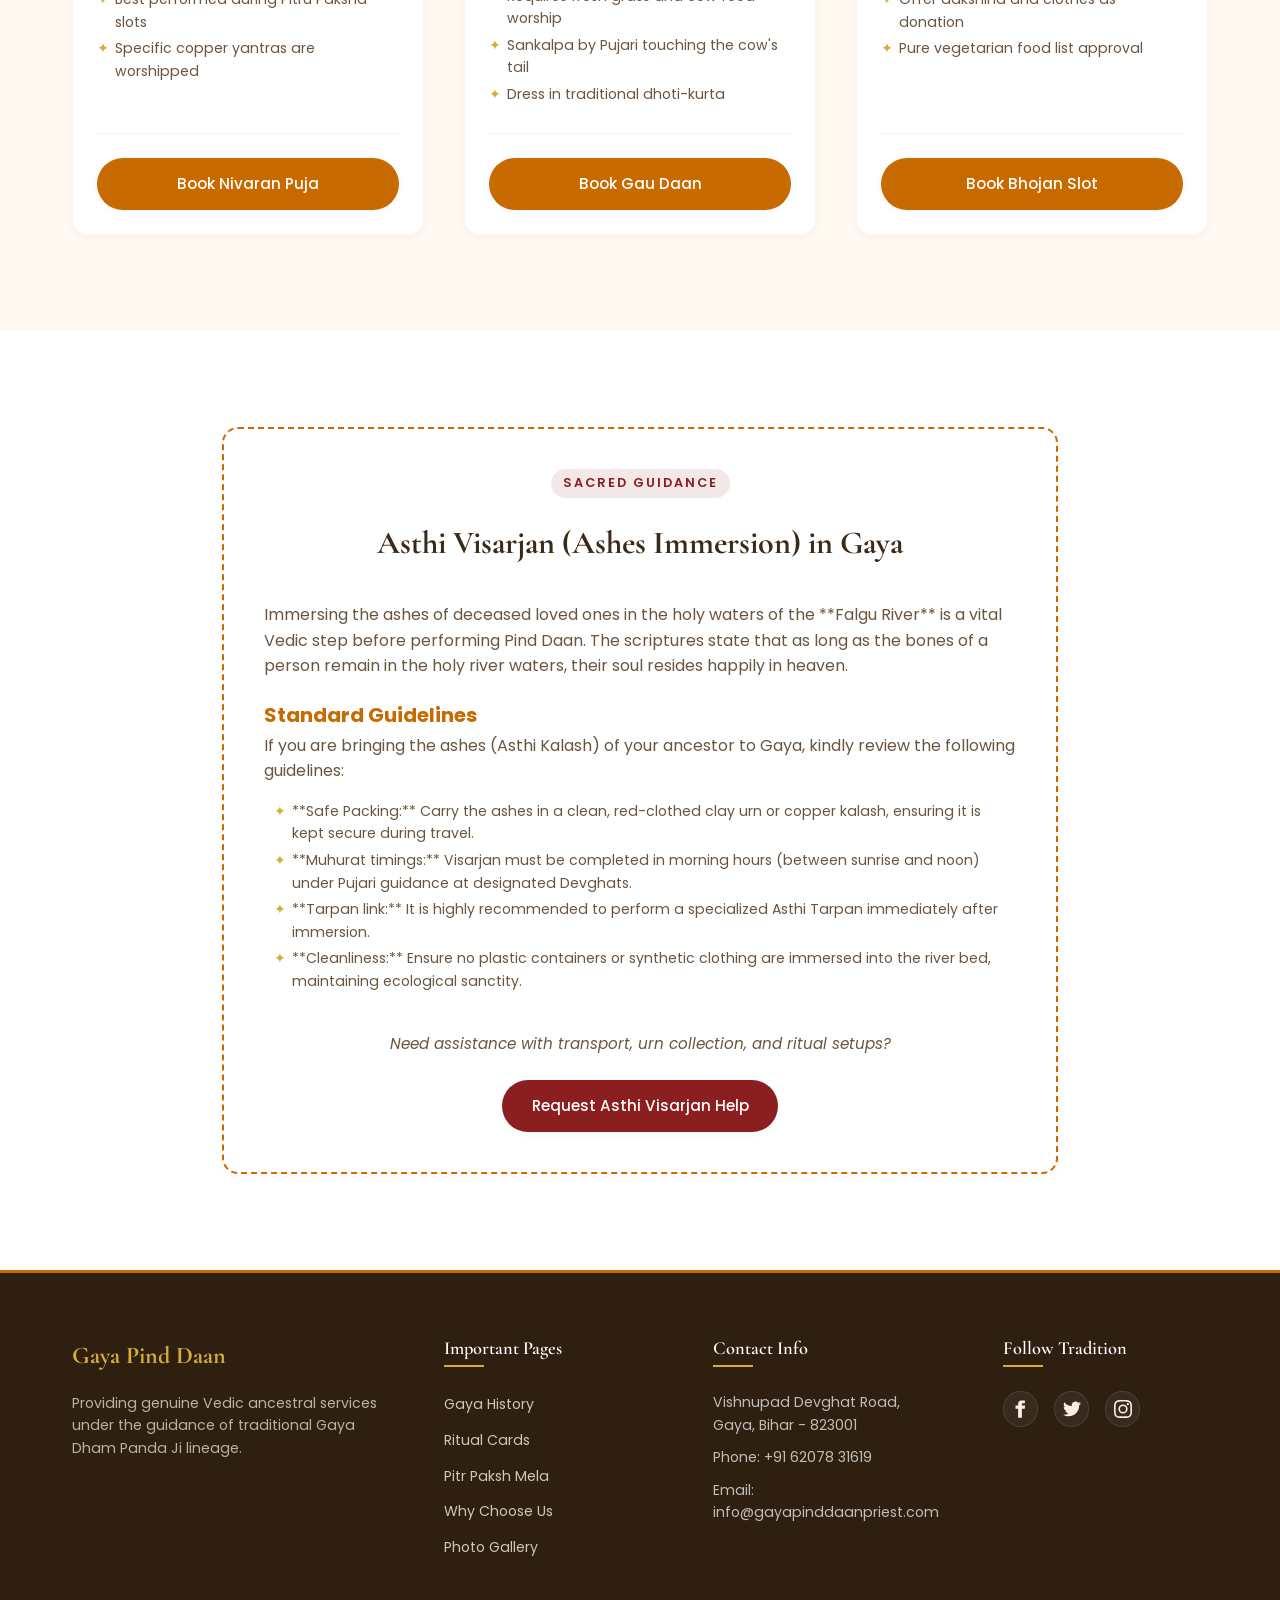
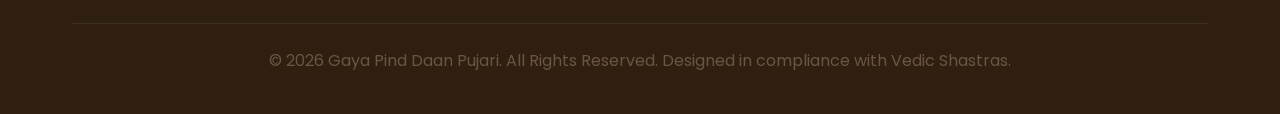
<file: rituals.html>
<!DOCTYPE html>
<html lang="en">
<head>
  <meta charset="UTF-8">
  <meta name="viewport" content="width=device-width, initial-scale=1.0">
  
  <meta name="keywords" content="Pind Daan rituals, Shraddha ceremony, Tarpan Gaya, Narayan Bali, Tripindi Shraddha, Moksha Puja, Pitra Dosh Nivaran, Gau Daan, Brahman Bhojan, Asthi Visarjan">
  

  <!-- Google Fonts -->
  <link rel="preconnect" href="https://fonts.googleapis.com">
  <link rel="preconnect" href="https://fonts.gstatic.com" crossorigin>
  <link href="https://fonts.googleapis.com/css2?family=Cormorant+Garamond:ital,wght@0,400;0,600;0,700;1,400&family=Poppins:wght@300;400;500;600;700&display=swap" rel="stylesheet">

  <!-- Stylesheets -->
  <link rel="stylesheet" href="assets/css/main.css">
  <link rel="stylesheet" href="assets/css/components.css">

  
  
  <link rel="canonical" href="https://www.gayapinddaan.com/rituals.html" />
  
  <!-- OpenGraph / Facebook -->
  <meta property="og:type" content="website">
  <meta property="og:url" content="https://www.gayapinddaan.com/rituals.html">
  <meta property="og:title" content="Vedic Rituals in Gaya | Pind Daan, Shraddha, Tarpan, Narayan Bali">
  <meta property="og:description" content="Explore all ancestral rituals performed in Gaya Ji including Pind Daan, Tripindi Shraddha, and Narayan Bali. Book a verified Panda Ji for authentic Vedic pujas.">
  <meta property="og:image" content="https://www.gayapinddaan.com/assets/resources/vishnupad_temple.png">

  <!-- Twitter -->
  <meta property="twitter:card" content="summary_large_image">
  <meta property="twitter:url" content="https://www.gayapinddaan.com/rituals.html">
  <meta property="twitter:title" content="Vedic Rituals in Gaya | Pind Daan, Shraddha, Tarpan, Narayan Bali">
  <meta property="twitter:description" content="Explore all ancestral rituals performed in Gaya Ji including Pind Daan, Tripindi Shraddha, and Narayan Bali. Book a verified Panda Ji for authentic Vedic pujas.">
  <meta property="twitter:image" content="https://www.gayapinddaan.com/assets/resources/vishnupad_temple.png">

  <!-- Breadcrumb Schema (Global) -->
  <script type="application/ld+json">
  {
    "@context": "https://schema.org",
    "@type": "BreadcrumbList",
    "itemListElement": [
      {
        "@type": "ListItem",
        "position": 1,
        "name": "Home",
        "item": "https://www.gayapinddaan.com/index.html"
      },
      {
        "@type": "ListItem",
        "position": 2,
        "name": "Rituals",
        "item": "https://www.gayapinddaan.com/rituals.html"
      }
    ]
  }
  </script>
  
    <script type="application/ld+json">
    {
      "@context": "https://schema.org",
      "@type": "FAQPage",
      "mainEntity": [{
        "@type": "Question",
        "name": "What is Pind Daan?",
        "acceptedAnswer": {
          "@type": "Answer",
          "text": "Pind Daan is a Hindu ritual to offer homage to deceased ancestors, ensuring their souls attain Moksha (liberation)."
        }
      }]
    }
    </script>

  <title>Vedic Rituals in Gaya | Pind Daan, Shraddha, Tarpan, Narayan Bali</title>
  <meta name="description" content="Explore all ancestral rituals performed in Gaya Ji including Pind Daan, Tripindi Shraddha, and Narayan Bali. Book a verified Panda Ji for authentic Vedic pujas.">
  <link rel="canonical" href="https://www.gayapinddaan.com/rituals.html" />
  
  <!-- OpenGraph / Facebook -->
  <meta property="og:type" content="website">
  <meta property="og:url" content="https://www.gayapinddaan.com/rituals.html">
  <meta property="og:title" content="Vedic Rituals in Gaya | Pind Daan, Shraddha, Tarpan, Narayan Bali">
  <meta property="og:description" content="Explore all ancestral rituals performed in Gaya Ji including Pind Daan, Tripindi Shraddha, and Narayan Bali. Book a verified Panda Ji for authentic Vedic pujas.">
  <meta property="og:image" content="https://www.gayapinddaan.com/assets/resources/vishnupad_temple.png">

  <!-- Twitter -->
  <meta property="twitter:card" content="summary_large_image">
  <meta property="twitter:url" content="https://www.gayapinddaan.com/rituals.html">
  <meta property="twitter:title" content="Vedic Rituals in Gaya | Pind Daan, Shraddha, Tarpan, Narayan Bali">
  <meta property="twitter:description" content="Explore all ancestral rituals performed in Gaya Ji including Pind Daan, Tripindi Shraddha, and Narayan Bali. Book a verified Panda Ji for authentic Vedic pujas.">
  <meta property="twitter:image" content="https://www.gayapinddaan.com/assets/resources/vishnupad_temple.png">

  <!-- Breadcrumb Schema (Global) -->
  <script type="application/ld+json">
  {
    "@context": "https://schema.org",
    "@type": "BreadcrumbList",
    "itemListElement": [
      {
        "@type": "ListItem",
        "position": 1,
        "name": "Home",
        "item": "https://www.gayapinddaan.com/index.html"
      },
      {
        "@type": "ListItem",
        "position": 2,
        "name": "Rituals",
        "item": "https://www.gayapinddaan.com/rituals.html"
      }
    ]
  }
  </script>
  
    <script type="application/ld+json">
    {
      "@context": "https://schema.org",
      "@type": "FAQPage",
      "mainEntity": [{
        "@type": "Question",
        "name": "What is Pind Daan?",
        "acceptedAnswer": {
          "@type": "Answer",
          "text": "Pind Daan is a Hindu ritual to offer homage to deceased ancestors, ensuring their souls attain Moksha (liberation)."
        }
      }]
    }
    </script>
</head>
<body>

  <!-- Sticky Glass Navigation -->
  <header class="header-main glass">
    <div class="container header-container">
      <a href="index.html" class="logo" aria-label="Gaya Pind Daan Logo">
        <span class="logo-txt">Gaya Pind Daan</span>
      </a>

      <button class="nav-toggle" id="navToggle" aria-controls="navMenu" aria-expanded="false" aria-label="Toggle navigation menu">
        <span class="bar"></span>
        <span class="bar"></span>
        <span class="bar"></span>
      </button>

      <nav class="nav-menu" id="navMenu">
        <ul>
          <li><a href="index.html">Home</a></li>
          <li><a href="about-gaya.html">Gaya History</a></li>
          <li><a href="rituals.html" style="color: var(--primary-saffron); font-weight: 600;">Rituals</a></li>
          <li><a href="mela.html">Pitr Paksh Mela</a></li>
          <li><a href="why-choose-us.html">Why Choose Us</a></li>
          <li><a href="gallery.html">Gallery</a></li>
          <li><a href="booking.html" class="btn btn-primary nav-cta">Book Ritual</a></li>
          <li class="lang-switcher">
            <svg class="lang-icon" viewBox="0 0 24 24" width="16" height="16" stroke="currentColor" stroke-width="2" fill="none"><circle cx="12" cy="12" r="10"></circle><line x1="2" y1="12" x2="22" y2="12"></line><path d="M12 2a15.3 15.3 0 0 1 4 10 15.3 15.3 0 0 1-4 10 15.3 15.3 0 0 1-4-10 15.3 15.3 0 0 1 4-10z"></path></svg>
            <div class="lang-select-wrapper">
              <select class="lang-select" aria-label="Select Language">
                <option value="en">EN</option>
                <option value="hi">हिन्दी</option>
                <option value="bn">বাংলা</option>
              </select>
            </div>
          </li>
        </ul>
      </nav>
    </div>
  </header>

  <main id="main-content" style="padding-top: 100px;">
    
    <!-- Hero Banner -->
    <section class="section text-center" style="background: linear-gradient(135deg, var(--bg-dark-accent) 0%, #3B2A1A 100%); color: white; padding: var(--space-xl) 0;">
      <div class="container">
        <span class="cta-tag" style="color: var(--secondary-gold);">Vedic Vidhi & Shastras</span>
        <h1 style="color: white; margin-bottom: var(--space-sm); font-size: clamp(2.2rem, 5vw, 3.8rem);">Sacred Ancestral Rituals</h1>
        <p style="color: rgba(255,249,242,0.8); max-width: 700px; margin: 0 auto;">Select from traditional ancestral rites performed under full Vedic guidelines by our verified Panda Ji lineage at sacred spots in Gaya.</p>
      </div>
    </section>

    <!-- Ritual Cards Grid -->
    <section class="section">
      <div class="container">
        <h2 class="section-title text-center">Core Ritual Offerings</h2>
        
        <div class="rituals-grid">
          
          <!-- Ritual 1: Pind Daan -->
          <div class="card ritual-card reveal delay-100">
            <div class="ritual-card-header">
              <!-- Custom Stylized Background for the card header -->
              <div style="width: 100%; height: 100%; background: linear-gradient(135deg, var(--primary-saffron) 0%, var(--accent-red) 100%); display: flex; justify-content: center; align-items: center;">
                <svg viewBox="0 0 64 64" width="70" height="70" fill="none" stroke="var(--secondary-gold-light)" stroke-width="2">
                  <circle cx="32" cy="32" r="16"/>
                  <path d="M32,8 L32,16 M32,48 L32,56 M8,32 L16,32 M48,32 L56,32 M15,15 L21,21 M43,43 L49,49 M15,49 L21,43 M43,21 L49,15"/>
                </svg>
              </div>
              <span class="ritual-card-tag">Most Sacred</span>
            </div>
            <div class="ritual-card-body">
              <h3 style="margin-bottom: var(--space-xs); font-size: 1.4rem;">Pind Daan</h3>
              <div class="ritual-meta-grid">
                <div class="ritual-meta-item">
                  <span class="ritual-meta-label">Duration</span>
                  <span class="ritual-meta-val">3 - 4 Hours</span>
                </div>
                <div class="ritual-meta-item">
                  <span class="ritual-meta-label">Performed By</span>
                  <span class="ritual-meta-val">Descendant / Son</span>
                </div>
              </div>
              <p>The offering of circular rice balls (Pinds) mixed with sesame seeds, honey, and milk to free souls from material bondage and guide them to their heavenly abode.</p>
              
              <span class="ritual-card-section-title">Benefits</span>
              <ul class="ritual-card-list">
                <li>Liberates souls of ancestors from lower realms</li>
                <li>Restores peaceful household energy</li>
                <li>Fulfills dharmic debt towards parents</li>
              </ul>
              
              <span class="ritual-card-section-title">Preparation</span>
              <ul class="ritual-card-list">
                <li>Maintain fast till ritual completion</li>
                <li>Wear clean traditional white dhoti-kurta</li>
                <li>Bring list of ancestral names & gotra details</li>
              </ul>

              <div class="ritual-card-footer">
                <a href="booking.html?ritual=pind-daan" class="btn btn-primary" style="width: 100%;">Book Pind Daan</a>
              </div>
            </div>
          </div>

          <!-- Ritual 2: Shraddha -->
          <div class="card ritual-card reveal delay-200">
            <div class="ritual-card-header">
              <div style="width: 100%; height: 100%; background: linear-gradient(135deg, #A15400 0%, #2E1F11 100%); display: flex; justify-content: center; align-items: center;">
                <svg viewBox="0 0 64 64" width="70" height="70" fill="none" stroke="var(--secondary-gold)" stroke-width="2">
                  <path d="M32,8 C40,20 40,44 32,56 C24,44 24,20 32,8 Z"/>
                  <circle cx="32" cy="32" r="6"/>
                </svg>
              </div>
              <span class="ritual-card-tag">Annual Rites</span>
            </div>
            <div class="ritual-card-body">
              <h3 style="margin-bottom: var(--space-xs); font-size: 1.4rem;">Shraddha Ceremony</h3>
              <div class="ritual-meta-grid">
                <div class="ritual-meta-item">
                  <span class="ritual-meta-label">Duration</span>
                  <span class="ritual-meta-val">2 - 3 Hours</span>
                </div>
                <div class="ritual-meta-item">
                  <span class="ritual-meta-label">Performed By</span>
                  <span class="ritual-meta-val">Descendant / Relatives</span>
                </div>
              </div>
              <p>Vedic ritual performed with devotion, offering food, water, and prayers, involving mantras that nourish the spirits of ancestors across multiple generations.</p>
              
              <span class="ritual-card-section-title">Benefits</span>
              <ul class="ritual-card-list">
                <li>Brings prosperity and good health to family</li>
                <li>Satiates ancestral hunger and thirst</li>
                <li>Establishes peaceful karma for the lineage</li>
              </ul>
              
              <span class="ritual-card-section-title">Preparation</span>
              <ul class="ritual-card-list">
                <li>Avoid onion, garlic, and non-veg for 2 days</li>
                <li>Keep dry fruits and samagri list ready</li>
                <li>Sankalpa details (Ancestral Gotra)</li>
              </ul>

              <div class="ritual-card-footer">
                <a href="booking.html?ritual=shraddha" class="btn btn-primary" style="width: 100%;">Book Shraddha Rites</a>
              </div>
            </div>
          </div>

          <!-- Ritual 3: Tarpan -->
          <div class="card ritual-card reveal delay-300">
            <div class="ritual-card-header">
              <div style="width: 100%; height: 100%; background: linear-gradient(135deg, #1f618d 0%, #117a65 100%); display: flex; justify-content: center; align-items: center;">
                <svg viewBox="0 0 64 64" width="70" height="70" fill="none" stroke="white" stroke-width="2">
                  <path d="M12,48 C20,32 44,32 52,48"/>
                  <path d="M32,16 C32,24 24,32 16,32" stroke-dasharray="2,2"/>
                  <circle cx="32" cy="12" r="4" fill="white"/>
                </svg>
              </div>
              <span class="ritual-card-tag">Water Offering</span>
            </div>
            <div class="ritual-card-body">
              <h3 style="margin-bottom: var(--space-xs); font-size: 1.4rem;">Tarpan</h3>
              <div class="ritual-meta-grid">
                <div class="ritual-meta-item">
                  <span class="ritual-meta-label">Duration</span>
                  <span class="ritual-meta-val">1 - 2 Hours</span>
                </div>
                <div class="ritual-meta-item">
                  <span class="ritual-meta-label">Performed By</span>
                  <span class="ritual-meta-val">Anyone in family</span>
                </div>
              </div>
              <p>The act of pouring water mixed with black sesame seeds, barley, and Kusha grass from the tips of the fingers to satisfy the departed souls.</p>
              
              <span class="ritual-card-section-title">Benefits</span>
              <ul class="ritual-card-list">
                <li>Instantly cools and pacifies ancestor souls</li>
                <li>Can be performed easily on Falgu river Devghat</li>
                <li>Brings immediate relief from basic Pitra Rin</li>
              </ul>
              
              <span class="ritual-card-section-title">Preparation</span>
              <ul class="ritual-card-list">
                <li>Perform in early morning slots</li>
                <li>Wear traditional sacred ring (Kusha ring)</li>
                <li>Carry copper vessels for water offering</li>
              </ul>

              <div class="ritual-card-footer">
                <a href="booking.html?ritual=tarpan" class="btn btn-primary" style="width: 100%;">Book Tarpan Slot</a>
              </div>
            </div>
          </div>

          <!-- Ritual 4: Narayan Bali -->
          <div class="card ritual-card reveal delay-100">
            <div class="ritual-card-header">
              <div style="width: 100%; height: 100%; background: linear-gradient(135deg, var(--accent-red) 0%, #300A0A 100%); display: flex; justify-content: center; align-items: center;">
                <svg viewBox="0 0 64 64" width="70" height="70" fill="none" stroke="var(--secondary-gold)" stroke-width="2">
                  <rect x="20" y="20" width="24" height="24" rx="4"/>
                  <line x1="32" y1="8" x2="32" y2="20"/>
                  <line x1="32" y1="44" x2="32" y2="56"/>
                  <line x1="8" y1="32" x2="20" y2="32"/>
                  <line x1="44" y1="32" x2="56" y2="32"/>
                </svg>
              </div>
              <span class="ritual-card-tag" style="background-color: var(--accent-red);">Special Vidhi</span>
            </div>
            <div class="ritual-card-body">
              <h3 style="margin-bottom: var(--space-xs); font-size: 1.4rem;">Narayan Bali Puja</h3>
              <div class="ritual-meta-grid">
                <div class="ritual-meta-item">
                  <span class="ritual-meta-label">Duration</span>
                  <span class="ritual-meta-val">1 Day (4 Hrs)</span>
                </div>
                <div class="ritual-meta-item">
                  <span class="ritual-meta-label">Performed By</span>
                  <span class="ritual-meta-val">Couple or Individual</span>
                </div>
              </div>
              <p>Performed for souls who suffered unnatural deaths (accidents, suicide, sudden illness) or when no regular Shraddha was performed for long periods.</p>
              
              <span class="ritual-card-section-title">Benefits</span>
              <ul class="ritual-card-list">
                <li>Liberates souls trapped in lower planes (Pret-yoni)</li>
                <li>Stops repetitive bad occurrences in family</li>
                <li>Restores child birth and prosperity blessings</li>
              </ul>
              
              <span class="ritual-card-section-title">Preparation</span>
              <ul class="ritual-card-list">
                <li>Specific shubh muhurats required</li>
                <li>Bring a coconut and dry coconut kernels</li>
                <li>Strict fast protocols for performer</li>
              </ul>

              <div class="ritual-card-footer">
                <a href="booking.html?ritual=narayan-bali" class="btn btn-primary" style="width: 100%;">Book Narayan Bali</a>
              </div>
            </div>
          </div>

          <!-- Ritual 5: Tripindi Shraddha -->
          <div class="card ritual-card reveal delay-200">
            <div class="ritual-card-header">
              <div style="width: 100%; height: 100%; background: linear-gradient(135deg, #78281F 0%, #2E1F11 100%); display: flex; justify-content: center; align-items: center;">
                <svg viewBox="0 0 64 64" width="70" height="70" fill="none" stroke="var(--secondary-gold)" stroke-width="2">
                  <circle cx="20" cy="40" r="8"/>
                  <circle cx="44" cy="40" r="8"/>
                  <circle cx="32" cy="20" r="8"/>
                </svg>
              </div>
              <span class="ritual-card-tag">Three Worlds</span>
            </div>
            <div class="ritual-card-body">
              <h3 style="margin-bottom: var(--space-xs); font-size: 1.4rem;">Tripindi Shraddha</h3>
              <div class="ritual-meta-grid">
                <div class="ritual-meta-item">
                  <span class="ritual-meta-label">Duration</span>
                  <span class="ritual-meta-val">3 Hours</span>
                </div>
                <div class="ritual-meta-item">
                  <span class="ritual-meta-label">Performed By</span>
                  <span class="ritual-meta-val">Family Head / Son</span>
                </div>
              </div>
              <p>A multi-deity offering to satisfy ancestors of three lineages (paternal, maternal, and marital spouse lines) who might be in state of unrest.</p>
              
              <span class="ritual-card-section-title">Benefits</span>
              <ul class="ritual-card-list">
                <li>Resolves historical long-standing family curses</li>
                <li>Satisfies unsatisfied souls who passed childless</li>
                <li>Restores success in business and career goals</li>
              </ul>
              
              <span class="ritual-card-section-title">Preparation</span>
              <ul class="ritual-card-list">
                <li>Traditional puja items (supplied by Pujari)</li>
                <li>A clean mind and prayer mindset</li>
                <li>Requires 3 metal kalash (Gold, Silver, Copper)</li>
              </ul>

              <div class="ritual-card-footer">
                <a href="booking.html?ritual=tripindi-shraddha" class="btn btn-primary" style="width: 100%;">Book Tripindi</a>
              </div>
            </div>
          </div>

          <!-- Ritual 6: Moksha Puja -->
          <div class="card ritual-card reveal delay-300">
            <div class="ritual-card-header">
              <div style="width: 100%; height: 100%; background: linear-gradient(135deg, #117A65 0%, #196F3D 100%); display: flex; justify-content: center; align-items: center;">
                <svg viewBox="0 0 64 64" width="70" height="70" fill="none" stroke="var(--secondary-gold-light)" stroke-width="2">
                  <polygon points="32,8 54,48 10,48"/>
                  <circle cx="32" cy="34" r="6" fill="white"/>
                </svg>
              </div>
              <span class="ritual-card-tag">Final Release</span>
            </div>
            <div class="ritual-card-body">
              <h3 style="margin-bottom: var(--space-xs); font-size: 1.4rem;">Moksha Puja</h3>
              <div class="ritual-meta-grid">
                <div class="ritual-meta-item">
                  <span class="ritual-meta-label">Duration</span>
                  <span class="ritual-meta-val">2 Hours</span>
                </div>
                <div class="ritual-meta-item">
                  <span class="ritual-meta-label">Performed By</span>
                  <span class="ritual-meta-val">Any Descendant</span>
                </div>
              </div>
              <p>Special prayers at Akshay Vat and Vishnupad to break the cycle of reincarnation of the deceased, wishing them ultimate union with God.</p>
              
              <span class="ritual-card-section-title">Benefits</span>
              <ul class="ritual-card-list">
                <li>Grants permanent salvation to souls</li>
                <li>Ensures descendants are protected by grace</li>
                <li>Frees ancestor souls from worldly attachments</li>
              </ul>
              
              <span class="ritual-card-section-title">Preparation</span>
              <ul class="ritual-card-list">
                <li>Tying of yellow threads at Akshay Vat</li>
                <li>Devotional prayer book (provided)</li>
                <li>Clean clothes and sacred materials</li>
              </ul>

              <div class="ritual-card-footer">
                <a href="booking.html?ritual=moksha-puja" class="btn btn-primary" style="width: 100%;">Book Moksha Puja</a>
              </div>
            </div>
          </div>

          <!-- Ritual 7: Pitra Dosh Nivaran -->
          <div class="card ritual-card reveal delay-100">
            <div class="ritual-card-header">
              <div style="width: 100%; height: 100%; background: linear-gradient(135deg, #512E5F 0%, #2E1F11 100%); display: flex; justify-content: center; align-items: center;">
                <svg viewBox="0 0 64 64" width="70" height="70" fill="none" stroke="var(--secondary-gold)" stroke-width="2">
                  <path d="M8,32 C8,18 18,8 32,8 C46,8 56,18 56,32" stroke-dasharray="3,3"/>
                  <path d="M56,32 C56,46 46,56 32,56 C18,56 8,46 8,32"/>
                  <line x1="32" y1="8" x2="32" y2="56"/>
                </svg>
              </div>
              <span class="ritual-card-tag">Astrological</span>
            </div>
            <div class="ritual-card-body">
              <h3 style="margin-bottom: var(--space-xs); font-size: 1.4rem;">Pitra Dosh Nivaran</h3>
              <div class="ritual-meta-grid">
                <div class="ritual-meta-item">
                  <span class="ritual-meta-label">Duration</span>
                  <span class="ritual-meta-val">3 - 4 Hours</span>
                </div>
                <div class="ritual-meta-item">
                  <span class="ritual-meta-label">Performed By</span>
                  <span class="ritual-meta-val">Astrological Native</span>
                </div>
              </div>
              <p>For individuals whose birth charts have Pitru Dosh (conjunction of Rahu/Ketu with Sun/Moon), causing constant failure, health issues, or disputes.</p>
              
              <span class="ritual-card-section-title">Benefits</span>
              <ul class="ritual-card-list">
                <li>Clears obstacles in career and child births</li>
                <li>Promotes mental peace and family harmony</li>
                <li>Negates negative planetary influences</li>
              </ul>
              
              <span class="ritual-card-section-title">Preparation</span>
              <ul class="ritual-card-list">
                <li>Provide birth date, time, and city to Pujari</li>
                <li>Best performed during Pitru Paksha slots</li>
                <li>Specific copper yantras are worshipped</li>
              </ul>

              <div class="ritual-card-footer">
                <a href="booking.html?ritual=pitra-dosh-nivaran" class="btn btn-primary" style="width: 100%;">Book Nivaran Puja</a>
              </div>
            </div>
          </div>

          <!-- Ritual 8: Gau Daan -->
          <div class="card ritual-card reveal delay-200">
            <div class="ritual-card-header">
              <div style="width: 100%; height: 100%; background: linear-gradient(135deg, var(--secondary-gold-dark) 0%, #7D6608 100%); display: flex; justify-content: center; align-items: center;">
                <svg viewBox="0 0 64 64" width="70" height="70" fill="none" stroke="white" stroke-width="2">
                  <path d="M12,24 C12,12 52,12 52,24 C52,36 12,36 12,24 Z"/>
                  <line x1="20" y1="36" x2="20" y2="52"/>
                  <line x1="44" y1="36" x2="44" y2="52"/>
                </svg>
              </div>
              <span class="ritual-card-tag">Ultimate Donation</span>
            </div>
            <div class="ritual-card-body">
              <h3 style="margin-bottom: var(--space-xs); font-size: 1.4rem;">Gau Daan (Cow Donation)</h3>
              <div class="ritual-meta-grid">
                <div class="ritual-meta-item">
                  <span class="ritual-meta-label">Duration</span>
                  <span class="ritual-meta-val">1 Hour</span>
                </div>
                <div class="ritual-meta-item">
                  <span class="ritual-meta-label">Performed By</span>
                  <span class="ritual-meta-val">Devotee / Couple</span>
                </div>
              </div>
              <p>Donation of a cow (or symbolical Gau Daan support) to local gaushalas to secure ancestral virtue. Revering the cow helps ancestors cross the mythical Vaitarna river.</p>
              
              <span class="ritual-card-section-title">Benefits</span>
              <ul class="ritual-card-list">
                <li>Cleanses generational karmic blockages</li>
                <li>Helps ancestors cross critical spiritual barriers</li>
                <li>Earns highly potent spiritual merits (Punya)</li>
              </ul>
              
              <span class="ritual-card-section-title">Preparation</span>
              <ul class="ritual-card-list">
                <li>Requires fresh grass and cow feed worship</li>
                <li>Sankalpa by Pujari touching the cow's tail</li>
                <li>Dress in traditional dhoti-kurta</li>
              </ul>

              <div class="ritual-card-footer">
                <a href="booking.html?ritual=gau-daan" class="btn btn-primary" style="width: 100%;">Book Gau Daan</a>
              </div>
            </div>
          </div>

          <!-- Ritual 9: Brahman Bhojan -->
          <div class="card ritual-card reveal delay-300">
            <div class="ritual-card-header">
              <div style="width: 100%; height: 100%; background: linear-gradient(135deg, var(--primary-saffron-light) 0%, #7E5109 100%); display: flex; justify-content: center; align-items: center;">
                <svg viewBox="0 0 64 64" width="70" height="70" fill="none" stroke="white" stroke-width="2">
                  <circle cx="32" cy="20" r="8"/>
                  <path d="M12,48 C12,36 24,36 32,36 C40,36 52,36 52,48"/>
                </svg>
              </div>
              <span class="ritual-card-tag">Feeding Priests</span>
            </div>
            <div class="ritual-card-body">
              <h3 style="margin-bottom: var(--space-xs); font-size: 1.4rem;">Brahman Bhojan</h3>
              <div class="ritual-meta-grid">
                <div class="ritual-meta-item">
                  <span class="ritual-meta-label">Duration</span>
                  <span class="ritual-meta-val">2 Hours</span>
                </div>
                <div class="ritual-meta-item">
                  <span class="ritual-meta-label">Performed By</span>
                  <span class="ritual-meta-val">Devotee Host</span>
                </div>
              </div>
              <p>Feeding traditional Gaya pandas and Brahmins post-ritual. It is believed that food eaten by pure Brahmins directly feeds the ancestral souls.</p>
              
              <span class="ritual-card-section-title">Benefits</span>
              <ul class="ritual-card-list">
                <li>Seals the success of completed Pind Daan</li>
                <li>Earns heartfelt blessings from Pujaris</li>
                <li>Satisfies the food ritual needs of ancestors</li>
              </ul>
              
              <span class="ritual-card-section-title">Preparation</span>
              <ul class="ritual-card-list">
                <li>Organized at the Panda's private dham/home</li>
                <li>Offer dakshina and clothes as donation</li>
                <li>Pure vegetarian food list approval</li>
              </ul>

              <div class="ritual-card-footer">
                <a href="booking.html?ritual=brahman-bhojan" class="btn btn-primary" style="width: 100%;">Book Bhojan Slot</a>
              </div>
            </div>
          </div>

        </div>
      </div>
    </section>

    <!-- Asthi Visarjan Guidance Section -->
    <section class="section" style="background-color: white;">
      <div class="container" style="max-width: 900px;">
        <div class="card reveal" style="border: 2px dashed var(--primary-saffron); padding: var(--space-lg);">
          <div class="text-center" style="margin-bottom: var(--space-md);">
            <span class="cta-tag" style="background-color: var(--accent-red-10); color: var(--accent-red); padding: 4px 12px; border-radius: var(--radius-full);">Sacred Guidance</span>
            <h2 style="margin-top: 10px; font-size: 2rem;">Asthi Visarjan (Ashes Immersion) in Gaya</h2>
          </div>
          <p>Immersing the ashes of deceased loved ones in the holy waters of the **Falgu River** is a vital Vedic step before performing Pind Daan. The scriptures state that as long as the bones of a person remain in the holy river waters, their soul resides happily in heaven.</p>
          
          <h3 style="font-size: 1.25rem; font-family: var(--font-body); margin-top: var(--space-md); margin-bottom: 6px; color: var(--primary-saffron);">Standard Guidelines</h3>
          <p>If you are bringing the ashes (Asthi Kalash) of your ancestor to Gaya, kindly review the following guidelines:</p>
          
          <ul class="ritual-card-list" style="margin-left: 10px;">
            <li>**Safe Packing:** Carry the ashes in a clean, red-clothed clay urn or copper kalash, ensuring it is kept secure during travel.</li>
            <li>**Muhurat timings:** Visarjan must be completed in morning hours (between sunrise and noon) under Pujari guidance at designated Devghats.</li>
            <li>**Tarpan link:** It is highly recommended to perform a specialized Asthi Tarpan immediately after immersion.</li>
            <li>**Cleanliness:** Ensure no plastic containers or synthetic clothing are immersed into the river bed, maintaining ecological sanctity.</li>
          </ul>

          <div class="text-center" style="margin-top: var(--space-lg);">
            <p style="font-style: italic; font-size: 0.95rem; color: var(--text-muted); margin-bottom: var(--space-md);">Need assistance with transport, urn collection, and ritual setups?</p>
            <a href="booking.html?ritual=asthi-visarjan" class="btn btn-accent">Request Asthi Visarjan Help</a>
          </div>
        </div>
      </div>
    </section>

  </main>

  <!-- Footer -->
  <footer class="footer-main">
    <div class="container">
      <div class="footer-grid">
        <div class="footer-col">
          <a href="index.html" class="footer-logo">Gaya Pind Daan</a>
          <p class="footer-desc">Providing genuine Vedic ancestral services under the guidance of traditional Gaya Dham Panda Ji lineage.</p>
        </div>
        <div class="footer-col">
          <h4>Important Pages</h4>
          <ul class="footer-links">
            <li><a href="about-gaya.html">Gaya History</a></li>
            <li><a href="rituals.html">Ritual Cards</a></li>
            <li><a href="mela.html">Pitr Paksh Mela</a></li>
            <li><a href="why-choose-us.html">Why Choose Us</a></li>
            <li><a href="gallery.html">Photo Gallery</a></li>
          </ul>
        </div>
        <div class="footer-col">
          <h4>Contact Info</h4>
          <ul class="footer-links" style="color: rgba(255,255,255,0.7); font-size: 0.88rem;">
            <li>Vishnupad Devghat Road, Gaya, Bihar - 823001</li>
            <li>Phone: +91 62078 31619</li>
            <li>Email: info@gayapinddaanpriest.com</li>
          </ul>
        </div>
        <div class="footer-col">
          <h4>Follow Tradition</h4>
          <div class="footer-socials">
            <a href="#" class="social-icon-btn" aria-label="Facebook"><svg viewBox="0 0 24 24" width="18" height="18" fill="currentColor"><path d="M18.77 7.46H14.5v-1.9c0-.9.6-1.1 1-1.1h3V.5h-4.33C10.24.5 9.5 3.44 9.5 5.32v2.14H6v4.24h3.5v11.8h5V11.7h3.86l.41-4.24Z"/></svg></a>
            <a href="#" class="social-icon-btn" aria-label="Twitter"><svg viewBox="0 0 24 24" width="18" height="18" fill="currentColor"><path d="M23.953 4.57a10 10 0 01-2.825.775 4.958 4.958 0 002.163-2.723c-.951.555-2.005.959-3.127 1.184a4.92 4.92 0 00-8.384 4.482C7.69 8.095 4.067 6.13 1.64 3.162a4.822 4.822 0 00-.666 2.475c0 1.71.87 3.213 2.188 4.096a4.904 4.904 0 01-2.228-.616v.06a4.923 4.923 0 003.946 4.827 4.996 4.996 0 01-2.212.085 4.936 4.936 0 004.604 3.417 9.867 9.867 0 01-6.102 2.105c-.39 0-.779-.023-1.17-.067a13.995 13.995 0 007.557 2.209c9.053 0 13.998-7.496 13.998-13.985 0-.21 0-.42-.015-.63A9.935 9.935 0 0024 4.59z"/></svg></a>
            <a href="https://www.instagram.com/ritik_pathak17" class="social-icon-btn" aria-label="Instagram" target="_blank" rel="noopener noreferrer"><svg viewBox="0 0 24 24" width="18" height="18" fill="currentColor"><path d="M12 2.163c3.204 0 3.584.012 4.85.07 3.252.148 4.771 1.691 4.919 4.919.058 1.265.069 1.645.069 4.849 0 3.205-.012 3.584-.069 4.849-.149 3.225-1.664 4.771-4.919 4.919-1.266.058-1.644.07-4.85.07-3.204 0-3.584-.012-4.849-.07-3.26-.149-4.771-1.699-4.919-4.92-.058-1.265-.07-1.644-.07-4.849 0-3.204.013-3.583.07-4.849.149-3.227 1.664-4.771 4.919-4.919 1.266-.057 1.645-.069 4.849-.069zM12 0C8.741 0 8.333.014 7.053.072 2.695.272.273 2.69.073 7.051.014 8.333 0 8.741 0 12c0 3.259.014 3.668.072 4.948.2 4.358 2.618 6.78 6.98 6.98 1.281.058 1.689.072 4.948.072 3.259 0 3.668-.014 4.948-.072 4.354-.2 6.782-2.618 6.979-6.98.059-1.28.073-1.689.073-4.948 0-3.259-.014-3.667-.072-4.947-.196-4.354-2.617-6.78-6.979-6.98C15.668.014 15.259 0 12 0zm0 5.838a6.162 6.162 0 100 12.324 6.162 6.162 0 000-12.324zM12 16a4 4 0 110-8 4 4 0 010 8zm6.406-11.845a1.44 1.44 0 100 2.881 1.44 1.44 0 000-2.881z"/></svg></a>
          </div>
        </div>
      </div>
      <div class="footer-bottom">
        <p>&copy; 2026 Gaya Pind Daan Pujari. All Rights Reserved. Designed in compliance with Vedic Shastras.</p>
      </div>
    </div>
  </footer>

  <!-- Floating Actions -->
  <div class="floating-actions">
    <a href="tel:+916207831619" class="float-btn float-call" aria-label="Call Panda Ji" title="Call Panda Ji">
      <svg viewBox="0 0 24 24" width="24" height="24" stroke="currentColor" stroke-width="2" fill="none" stroke-linecap="round" stroke-linejoin="round"><path d="M22 16.92v3a2 2 0 0 1-2.18 2 19.79 19.79 0 0 1-8.63-3.07 19.5 19.5 0 0 1-6-6 19.79 19.79 0 0 1-3.07-8.67A2 2 0 0 1 4.11 2h3a2 2 0 0 1 2 1.72 12.84 12.84 0 0 0 .7 2.81 2 2 0 0 1-.45 2.11L8.09 9.91a16 16 0 0 0 6 6l1.27-1.27a2 2 0 0 1 2.11-.45 12.84 12.84 0 0 0 2.81.7A2 2 0 0 1 22 16.92z"></path></svg>
    </a>
    <a href="https://wa.me/916207831619?text=Pranam%20Panda%20Ji,%20I%20want%20to%20inquire%20about%20Pind%20Daan%20rituals%20in%20Gaya." class="float-btn float-whatsapp" target="_blank" rel="noopener noreferrer" aria-label="Contact on WhatsApp" title="WhatsApp Panda Ji">
      <svg viewBox="0 0 24 24" width="24" height="24" fill="currentColor"><path d="M17.472 14.382c-.297-.149-1.758-.867-2.03-.967-.273-.099-.471-.148-.67.15-.197.297-.767.966-.94 1.164-.173.199-.347.223-.644.075-.297-.15-1.255-.463-2.39-1.475-.883-.788-1.48-1.761-1.653-2.059-.173-.297-.018-.458.13-.606.134-.133.298-.347.446-.52.149-.174.198-.298.298-.497.099-.198.05-.371-.025-.52-.075-.149-.669-1.612-.916-2.207-.242-.579-.487-.5-.669-.51-.173-.008-.371-.01-.57-.01-.198 0-.52.074-.792.372-.272.297-1.04 1.016-1.04 2.479 0 1.462 1.065 2.875 1.213 3.074.149.198 2.096 3.2 5.077 4.487.709.306 1.262.489 1.694.625.712.227 1.36.195 1.871.118.571-.085 1.758-.719 2.006-1.413.248-.694.248-1.289.173-1.413-.074-.124-.272-.198-.57-.347m-5.421 7.403h-.004a9.87 9.87 0 01-5.031-1.378l-.361-.214-3.741.982.998-3.648-.235-.374a9.86 9.86 0 01-1.51-5.26c.001-5.45 4.436-9.884 9.888-9.884 2.64 0 5.122 1.03 6.988 2.898a9.825 9.825 0 012.893 6.994c-.003 5.45-4.437 9.884-9.885 9.884m8.413-18.297A11.815 11.815 0 0012.05 0C5.495 0 .16 5.335.157 11.892c0 2.096.547 4.142 1.588 5.945L0 24l6.335-1.662c1.746.953 3.71 1.458 5.704 1.46h.005c6.554 0 11.89-5.335 11.893-11.893a11.821 11.821 0 00-3.48-8.413z"/></svg>
    </a>
    <a href="#" id="backToTop" class="float-btn float-top" aria-label="Scroll back to top" title="Scroll to top">
      <svg viewBox="0 0 24 24" width="24" height="24" stroke="currentColor" stroke-width="2.5" fill="none" stroke-linecap="round" stroke-linejoin="round"><line x1="12" y1="19" x2="12" y2="5"></line><polyline points="5 12 12 5 19 12"></polyline></svg>
    </a>
  </div>

  <!-- Google Translate Hidden Div & Script -->
  <div id="google_translate_element"></div>
  <script type="text/javascript" src="https://translate.google.com/translate_a/element.js?cb=googleTranslateElementInit"></script>

  <script src="assets/js/main.js"></script>
</body>
</html>
</file>
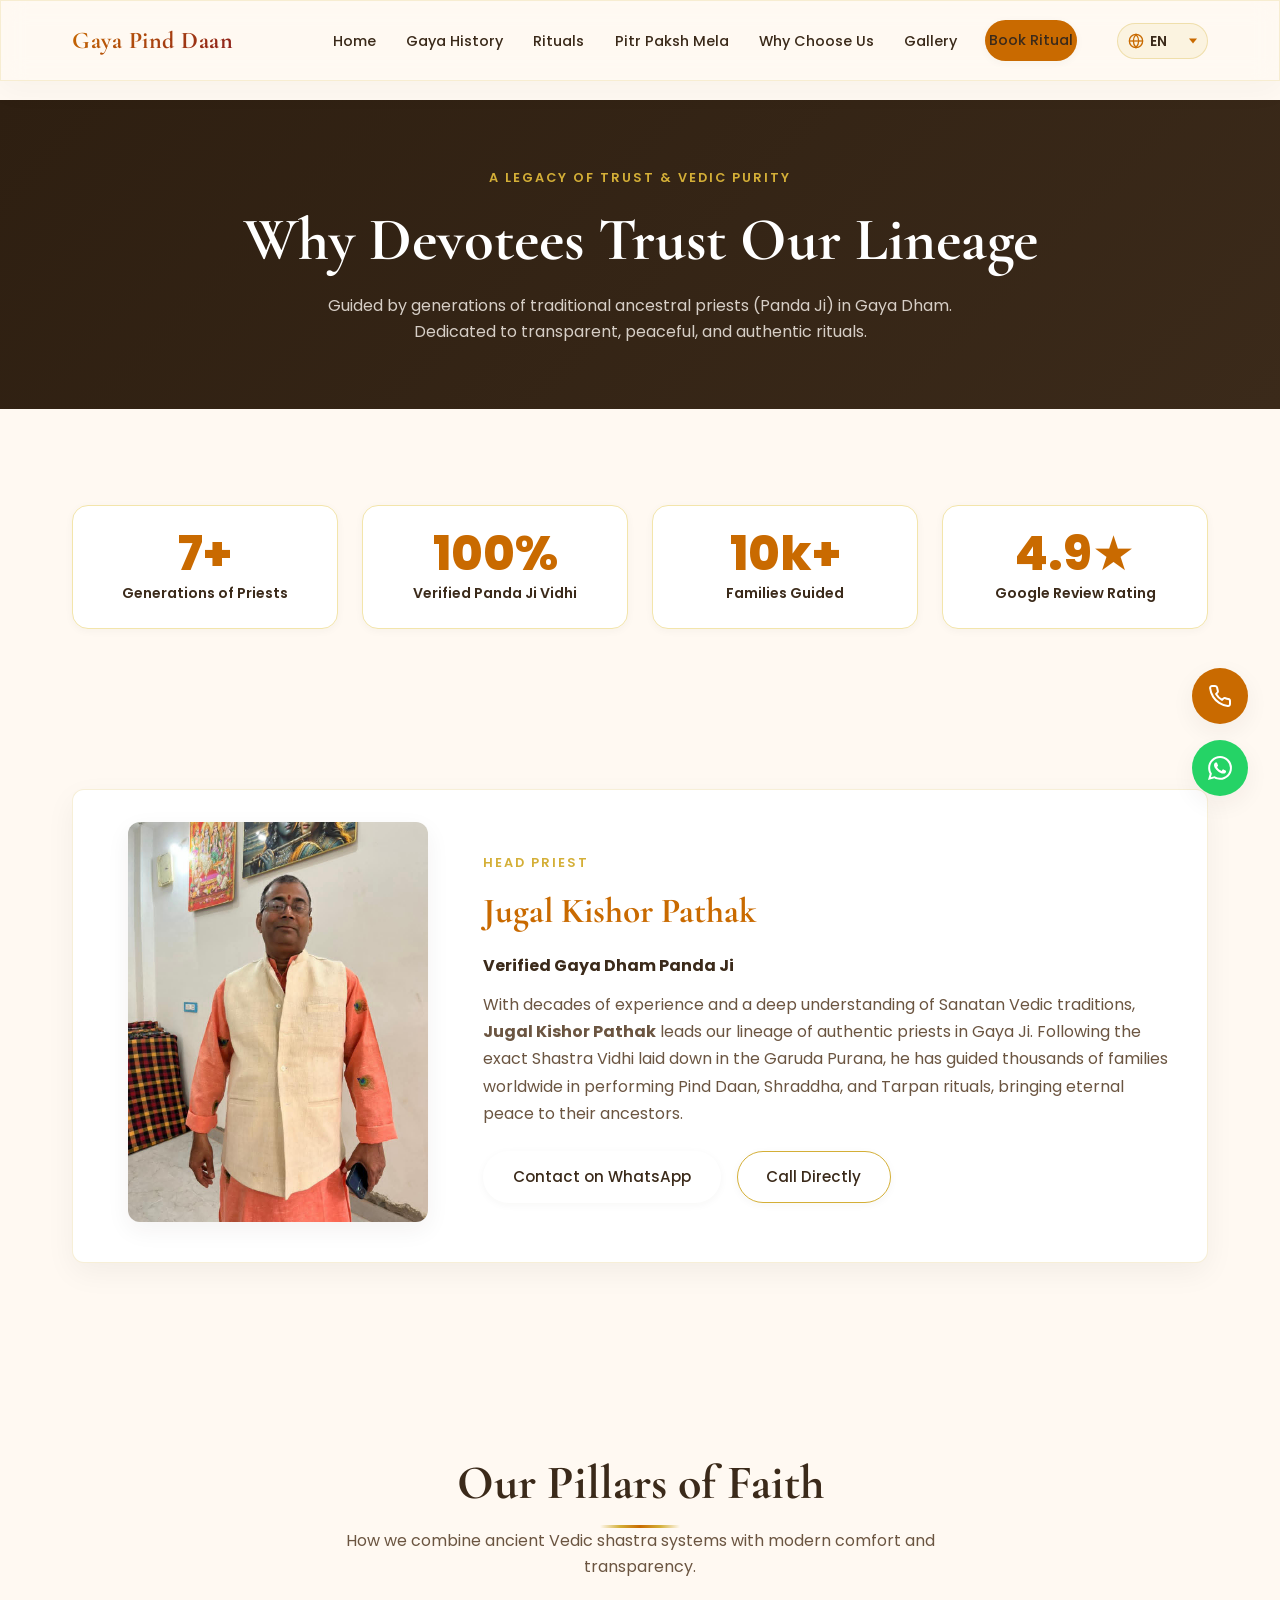
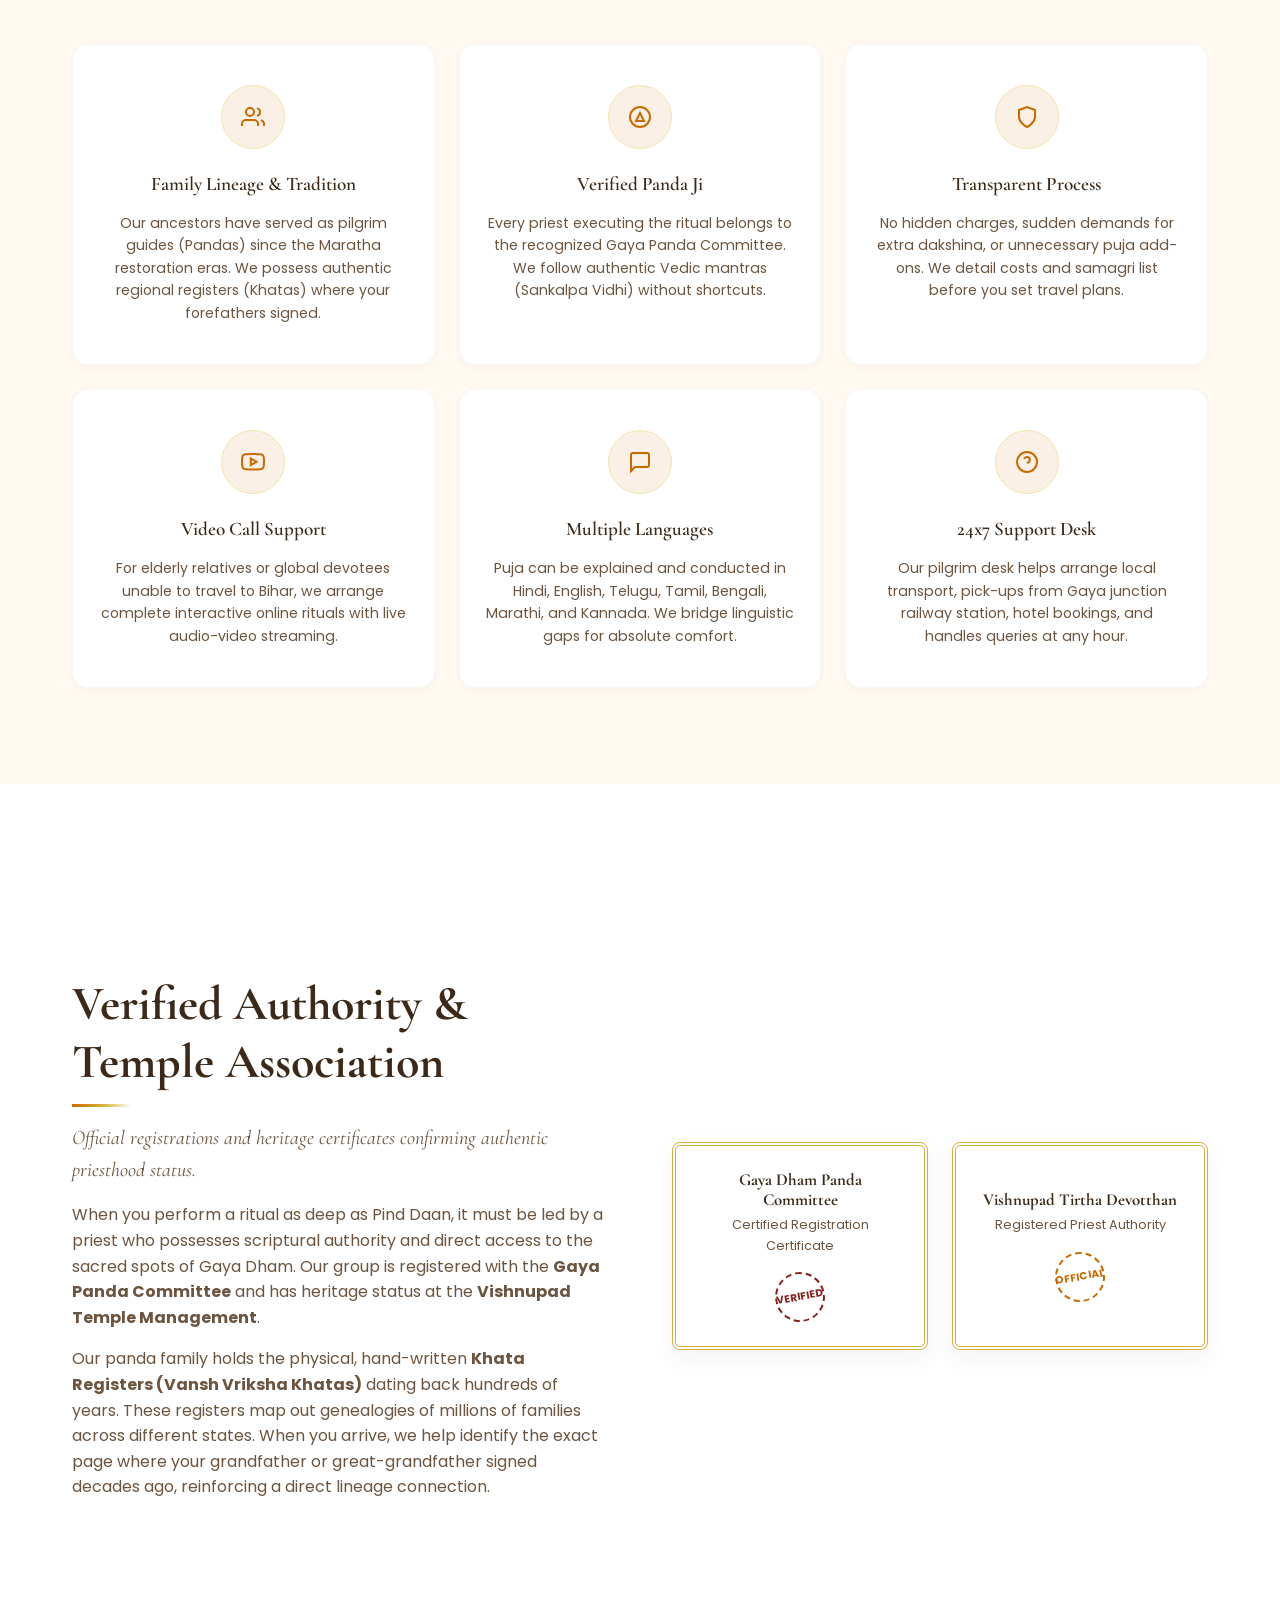
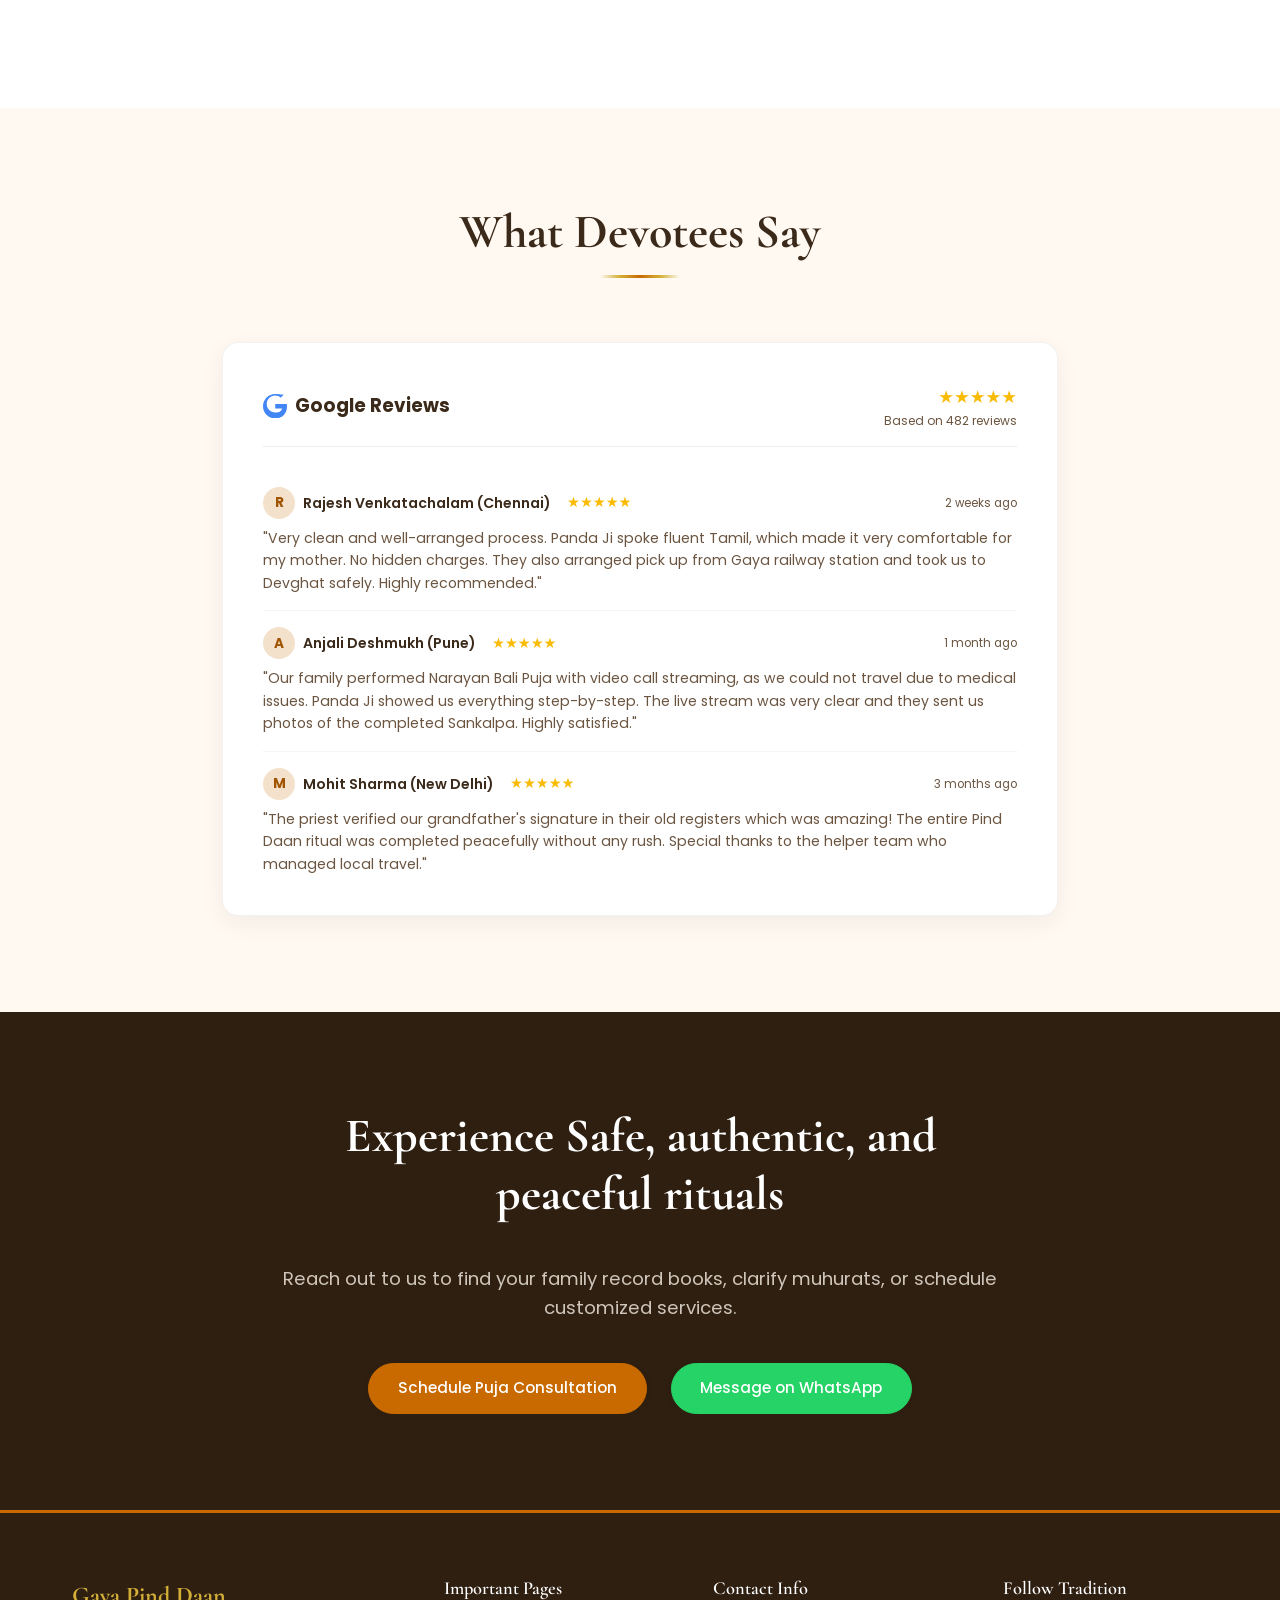
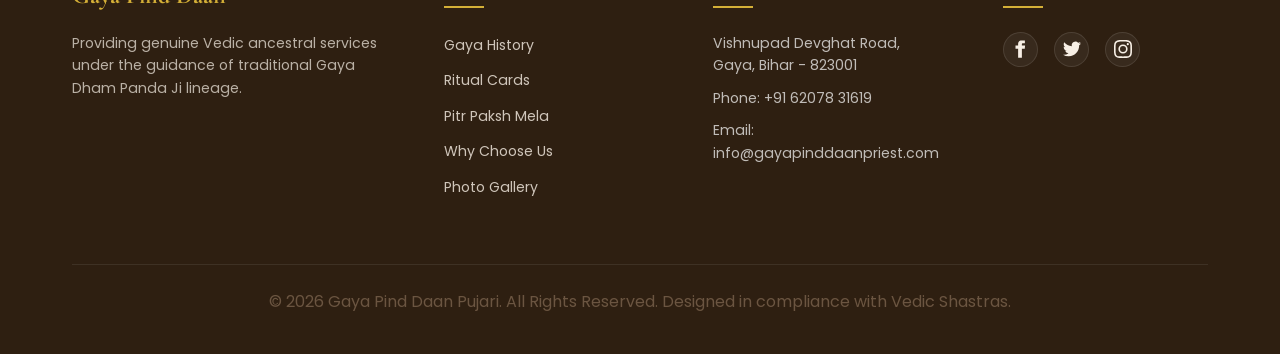
<file: why-choose-us.html>
<!DOCTYPE html>
<html lang="en">
<head>
  <meta charset="UTF-8">
  <meta name="viewport" content="width=device-width, initial-scale=1.0">
  
  <meta name="keywords" content="Verified Panda Ji, Gaya Priest Lineage, Ancestral records Gaya, Authentic Pujari Gaya, Google Reviews Gaya Priest">
  

  <!-- Google Fonts -->
  <link rel="preconnect" href="https://fonts.googleapis.com">
  <link rel="preconnect" href="https://fonts.gstatic.com" crossorigin>
  <link href="https://fonts.googleapis.com/css2?family=Cormorant+Garamond:ital,wght@0,400;0,600;0,700;1,400&family=Poppins:wght@300;400;500;600;700&display=swap" rel="stylesheet">

  <!-- Stylesheets -->
  <link rel="stylesheet" href="assets/css/main.css">
  <link rel="stylesheet" href="assets/css/components.css">

  
  
  <link rel="canonical" href="https://www.gayapinddaan.com/why-choose-us.html" />
  
  <!-- OpenGraph / Facebook -->
  <meta property="og:type" content="website">
  <meta property="og:url" content="https://www.gayapinddaan.com/why-choose-us.html">
  <meta property="og:title" content="Why Choose Us | Authentic Gaya Panda Ji & Verified Priests">
  <meta property="og:description" content="We bring generations of priestly tradition to your service. Experience transparent, deeply authentic, and peaceful ancestral rituals in Gaya Dham.">
  <meta property="og:image" content="https://www.gayapinddaan.com/assets/resources/vishnupad_temple.png">

  <!-- Twitter -->
  <meta property="twitter:card" content="summary_large_image">
  <meta property="twitter:url" content="https://www.gayapinddaan.com/why-choose-us.html">
  <meta property="twitter:title" content="Why Choose Us | Authentic Gaya Panda Ji & Verified Priests">
  <meta property="twitter:description" content="We bring generations of priestly tradition to your service. Experience transparent, deeply authentic, and peaceful ancestral rituals in Gaya Dham.">
  <meta property="twitter:image" content="https://www.gayapinddaan.com/assets/resources/vishnupad_temple.png">

  <!-- Breadcrumb Schema (Global) -->
  <script type="application/ld+json">
  {
    "@context": "https://schema.org",
    "@type": "BreadcrumbList",
    "itemListElement": [
      {
        "@type": "ListItem",
        "position": 1,
        "name": "Home",
        "item": "https://www.gayapinddaan.com/index.html"
      },
      {
        "@type": "ListItem",
        "position": 2,
        "name": "Why-Choose-Us",
        "item": "https://www.gayapinddaan.com/why-choose-us.html"
      }
    ]
  }
  </script>
  
    <script type="application/ld+json">
    {
      "@context": "https://schema.org",
      "@type": "Person",
      "name": "Head Priest of Gaya",
      "jobTitle": "Vedic Panda Ji",
      "worksFor": {
        "@type": "Organization",
        "name": "Gaya Pind Daan Services"
      }
    }
    </script>

  <title>Why Choose Us | Authentic Gaya Panda Ji & Verified Priests</title>
  <meta name="description" content="We bring generations of priestly tradition to your service. Experience transparent, deeply authentic, and peaceful ancestral rituals in Gaya Dham.">
  <link rel="canonical" href="https://www.gayapinddaan.com/why-choose-us.html" />
  
  <!-- OpenGraph / Facebook -->
  <meta property="og:type" content="website">
  <meta property="og:url" content="https://www.gayapinddaan.com/why-choose-us.html">
  <meta property="og:title" content="Why Choose Us | Authentic Gaya Panda Ji & Verified Priests">
  <meta property="og:description" content="We bring generations of priestly tradition to your service. Experience transparent, deeply authentic, and peaceful ancestral rituals in Gaya Dham.">
  <meta property="og:image" content="https://www.gayapinddaan.com/assets/resources/vishnupad_temple.png">

  <!-- Twitter -->
  <meta property="twitter:card" content="summary_large_image">
  <meta property="twitter:url" content="https://www.gayapinddaan.com/why-choose-us.html">
  <meta property="twitter:title" content="Why Choose Us | Authentic Gaya Panda Ji & Verified Priests">
  <meta property="twitter:description" content="We bring generations of priestly tradition to your service. Experience transparent, deeply authentic, and peaceful ancestral rituals in Gaya Dham.">
  <meta property="twitter:image" content="https://www.gayapinddaan.com/assets/resources/vishnupad_temple.png">

  <!-- Breadcrumb Schema (Global) -->
  <script type="application/ld+json">
  {
    "@context": "https://schema.org",
    "@type": "BreadcrumbList",
    "itemListElement": [
      {
        "@type": "ListItem",
        "position": 1,
        "name": "Home",
        "item": "https://www.gayapinddaan.com/index.html"
      },
      {
        "@type": "ListItem",
        "position": 2,
        "name": "Why-Choose-Us",
        "item": "https://www.gayapinddaan.com/why-choose-us.html"
      }
    ]
  }
  </script>
  
    <script type="application/ld+json">
    {
      "@context": "https://schema.org",
      "@type": "Person",
      "name": "Head Priest of Gaya",
      "jobTitle": "Vedic Panda Ji",
      "worksFor": {
        "@type": "Organization",
        "name": "Gaya Pind Daan Services"
      }
    }
    </script>
</head>
<body>

  <!-- Sticky Glass Navigation -->
  <header class="header-main glass">
    <div class="container header-container">
      <a href="index.html" class="logo" aria-label="Gaya Pind Daan Logo">
        <span class="logo-txt">Gaya Pind Daan</span>
      </a>

      <button class="nav-toggle" id="navToggle" aria-controls="navMenu" aria-expanded="false" aria-label="Toggle navigation menu">
        <span class="bar"></span>
        <span class="bar"></span>
        <span class="bar"></span>
      </button>

      <nav class="nav-menu" id="navMenu">
        <ul>
          <li><a href="index.html">Home</a></li>
          <li><a href="about-gaya.html">Gaya History</a></li>
          <li><a href="rituals.html">Rituals</a></li>
          <li><a href="mela.html">Pitr Paksh Mela</a></li>
          <li><a href="why-choose-us.html">Why Choose Us</a></li>
          <li><a href="gallery.html">Gallery</a></li>
          <li><a href="booking.html" class="btn btn-primary nav-cta">Book Ritual</a></li>
          <li class="lang-switcher">
            <svg class="lang-icon" viewBox="0 0 24 24" width="16" height="16" stroke="currentColor" stroke-width="2" fill="none"><circle cx="12" cy="12" r="10"></circle><line x1="2" y1="12" x2="22" y2="12"></line><path d="M12 2a15.3 15.3 0 0 1 4 10 15.3 15.3 0 0 1-4 10 15.3 15.3 0 0 1-4-10 15.3 15.3 0 0 1 4-10z"></path></svg>
            <div class="lang-select-wrapper">
              <select class="lang-select" aria-label="Select Language">
                <option value="en">EN</option>
                <option value="hi">हिन्दी</option>
                <option value="bn">বাংলা</option>
              </select>
            </div>
          </li>
        </ul>
      </nav>
    </div>
  </header>

  <main id="main-content" style="padding-top: 100px;">
    
    <!-- Hero Banner -->
    <section class="section text-center" style="background: linear-gradient(135deg, var(--bg-dark-accent) 0%, #3B2A1A 100%); color: white; padding: var(--space-xl) 0;">
      <div class="container">
        <span class="cta-tag" style="color: var(--secondary-gold);">A Legacy of Trust & Vedic Purity</span>
        <h1 style="color: white; margin-bottom: var(--space-sm); font-size: clamp(2.2rem, 5vw, 3.8rem);">Why Devotees Trust Our Lineage</h1>
        <p style="color: rgba(255,249,242,0.8); max-width: 700px; margin: 0 auto;">Guided by generations of traditional ancestral priests (Panda Ji) in Gaya Dham. Dedicated to transparent, peaceful, and authentic rituals.</p>
      </div>
    </section>

    <!-- Trust Metrics Summary -->
    <section class="section" style="padding-bottom: 0;">
      <div class="container">
        <div class="trust-metrics-grid">
          
          <div class="metric-card reveal delay-100">
            <div class="metric-number">7+</div>
            <div class="metric-label">Generations of Priests</div>
          </div>

          <div class="metric-card reveal delay-200">
            <div class="metric-number">100%</div>
            <div class="metric-label">Verified Panda Ji Vidhi</div>
          </div>

          <div class="metric-card reveal delay-300">
            <div class="metric-number">10k+</div>
            <div class="metric-label">Families Guided</div>
          </div>

          <div class="metric-card reveal delay-400">
            <div class="metric-number">4.9★</div>
            <div class="metric-label">Google Review Rating</div>
          </div>

        </div>
      </div>
    </section>
    <!-- Meet Your Priest Profile -->
    <section class="section">
      <div class="container">
        <div class="profile-card reveal fade-up" style="display: flex; flex-wrap: wrap; gap: 2rem; align-items: center; background: white; border-radius: 12px; padding: 2rem; box-shadow: 0 10px 30px rgba(0,0,0,0.05); border: 1px solid rgba(212, 175, 55, 0.2);">
          <div class="profile-image" style="flex: 1; min-width: 250px; text-align: center;">
            <img src="assets/resources/JugalKishorePathak.jpg" alt="Panda Ji Jugal Kishor Pathak" style="width: 100%; max-width: 300px; border-radius: 12px; box-shadow: var(--shadow-md);">
          </div>
          <div class="profile-content" style="flex: 2; min-width: 300px;">
            <span class="cta-tag">Head Priest</span>
            <h2 style="color: var(--primary-saffron); font-size: 2.2rem; margin-bottom: 0.5rem;">Jugal Kishor Pathak</h2>
            <h4 style="color: var(--text-dark-brown); margin-bottom: 1rem; font-family: var(--font-body);">Verified Gaya Dham Panda Ji</h4>
            <p style="margin-bottom: 1.5rem; line-height: 1.7;">
              With decades of experience and a deep understanding of Sanatan Vedic traditions, <strong>Jugal Kishor Pathak</strong> leads our lineage of authentic priests in Gaya Ji. Following the exact Shastra Vidhi laid down in the Garuda Purana, he has guided thousands of families worldwide in performing Pind Daan, Shraddha, and Tarpan rituals, bringing eternal peace to their ancestors.
            </p>
            <div style="display: flex; gap: 1rem; flex-wrap: wrap;">
              <a href="https://wa.me/916207831619" class="btn btn-whatsapp" target="_blank" rel="noopener noreferrer">Contact on WhatsApp</a>
              <a href="tel:+916207831619" class="btn btn-secondary">Call Directly</a>
            </div>
          </div>
        </div>
      </div>
    </section>

    <!-- Core Pillars Section -->
    <section class="section">
      <div class="container">
        <h2 class="section-title text-center">Our Pillars of Faith</h2>
        <p class="text-center" style="max-width: 600px; margin: 0 auto var(--space-xl) auto;">How we combine ancient Vedic shastra systems with modern comfort and transparency.</p>
        
        <div class="pillars-grid">
          
          <!-- Pillar 1 -->
          <div class="pillar-card reveal delay-100">
            <div class="pillar-icon-box">
              <svg viewBox="0 0 24 24" width="24" height="24" stroke="currentColor" stroke-width="2" fill="none"><path d="M17 21v-2a4 4 0 0 0-4-4H5a4 4 0 0 0-4 4v2"/><circle cx="9" cy="7" r="4"/><path d="M23 21v-2a4 4 0 0 0-3-3.87"/><path d="M16 3.13a4 4 0 0 1 0 7.75"/></svg>
            </div>
            <h3>Family Lineage & Tradition</h3>
            <p>Our ancestors have served as pilgrim guides (Pandas) since the Maratha restoration eras. We possess authentic regional registers (Khatas) where your forefathers signed.</p>
          </div>

          <!-- Pillar 2 -->
          <div class="pillar-card reveal delay-200">
            <div class="pillar-icon-box">
              <svg viewBox="0 0 24 24" width="24" height="24" stroke="currentColor" stroke-width="2" fill="none"><circle cx="12" cy="12" r="10"/><path d="M12 8l-4 8h8z"/></svg>
            </div>
            <h3>Verified Panda Ji</h3>
            <p>Every priest executing the ritual belongs to the recognized Gaya Panda Committee. We follow authentic Vedic mantras (Sankalpa Vidhi) without shortcuts.</p>
          </div>

          <!-- Pillar 3 -->
          <div class="pillar-card reveal delay-300">
            <div class="pillar-icon-box">
              <svg viewBox="0 0 24 24" width="24" height="24" stroke="currentColor" stroke-width="2" fill="none"><path d="M12 22s8-4 8-10V5l-8-3-8 3v7c0 6 8 10 8 10z"/></svg>
            </div>
            <h3>Transparent Process</h3>
            <p>No hidden charges, sudden demands for extra dakshina, or unnecessary puja add-ons. We detail costs and samagri list before you set travel plans.</p>
          </div>

          <!-- Pillar 4 -->
          <div class="pillar-card reveal delay-100">
            <div class="pillar-icon-box">
              <svg viewBox="0 0 24 24" width="24" height="24" stroke="currentColor" stroke-width="2" fill="none"><path d="M22.54 6.42a2.78 2.78 0 0 0-1.94-2C18.88 4 12 4 12 4s-6.88 0-8.6.46a2.78 2.78 0 0 0-1.94 2A29 29 0 0 0 1 11.75a29 29 0 0 0 .46 5.33A2.78 2.78 0 0 0 3.4 19c1.72.46 8.6.46 8.6.46s6.88 0 8.6-.46a2.78 2.78 0 0 0 1.94-2 29 29 0 0 0 .46-5.25 29 29 0 0 0-.46-5.33z"/><polygon points="9.75 15.02 15.5 11.75 9.75 8.48 9.75 15.02"/></svg>
            </div>
            <h3>Video Call Support</h3>
            <p>For elderly relatives or global devotees unable to travel to Bihar, we arrange complete interactive online rituals with live audio-video streaming.</p>
          </div>

          <!-- Pillar 5 -->
          <div class="pillar-card reveal delay-200">
            <div class="pillar-icon-box">
              <svg viewBox="0 0 24 24" width="24" height="24" stroke="currentColor" stroke-width="2" fill="none"><path d="M21 15a2 2 0 0 1-2 2H7l-4 4V5a2 2 0 0 1 2-2h14a2 2 0 0 1 2 2z"/></svg>
            </div>
            <h3>Multiple Languages</h3>
            <p>Puja can be explained and conducted in Hindi, English, Telugu, Tamil, Bengali, Marathi, and Kannada. We bridge linguistic gaps for absolute comfort.</p>
          </div>

          <!-- Pillar 5 (Part 2): 24x7 Help -->
          <div class="pillar-card reveal delay-300">
            <div class="pillar-icon-box">
              <svg viewBox="0 0 24 24" width="24" height="24" stroke="currentColor" stroke-width="2" fill="none"><circle cx="12" cy="12" r="10"/><path d="M9.09 9a3 3 0 0 1 5.83 1c0 2-3 3-3 3"/><line x1="12" y1="17" x2="12.01" y2="17"/></svg>
            </div>
            <h3>24x7 Support Desk</h3>
            <p>Our pilgrim desk helps arrange local transport, pick-ups from Gaya junction railway station, hotel bookings, and handles queries at any hour.</p>
          </div>

        </div>
      </div>
    </section>

    <!-- Credentials & Temple Association -->
    <section class="section" style="background-color: white;">
      <div class="container">
        <div class="credentials-container">
          
          <div class="reveal">
            <h2 class="section-title-left">Verified Authority & Temple Association</h2>
            <p class="lead" style="margin-top: 15px;">Official registrations and heritage certificates confirming authentic priesthood status.</p>
            <p>When you perform a ritual as deep as Pind Daan, it must be led by a priest who possesses scriptural authority and direct access to the sacred spots of Gaya Dham. Our group is registered with the <strong>Gaya Panda Committee</strong> and has heritage status at the <strong>Vishnupad Temple Management</strong>.</p>
            <p>Our panda family holds the physical, hand-written <strong>Khata Registers (Vansh Vriksha Khatas)</strong> dating back hundreds of years. These registers map out genealogies of millions of families across different states. When you arrive, we help identify the exact page where your grandfather or great-grandfather signed decades ago, reinforcing a direct lineage connection.</p>
          </div>

          <!-- Certificates Visual Display -->
          <div class="certs-showcase-grid reveal delay-200">
            <div class="cert-card-display">
              <h4 style="font-size: 1.05rem; margin-bottom: 5px;">Gaya Dham Panda Committee</h4>
              <p style="font-size: 0.8rem; color: var(--text-muted); margin: 0;">Certified Registration Certificate</p>
              <div class="cert-stamp">Verified</div>
            </div>
            <div class="cert-card-display">
              <h4 style="font-size: 1.05rem; margin-bottom: 5px;">Vishnupad Tirtha Devotthan</h4>
              <p style="font-size: 0.8rem; color: var(--text-muted); margin: 0;">Registered Priest Authority</p>
              <div class="cert-stamp" style="border-color: var(--primary-saffron); color: var(--primary-saffron);">Official</div>
            </div>
          </div>

        </div>
      </div>
    </section>

    <!-- Google Reviews & Social Proof Section -->
    <section class="section">
      <div class="container" style="max-width: 900px;">
        <h2 class="section-title text-center">What Devotees Say</h2>
        
        <!-- Google Reviews Box Layout -->
        <div class="google-reviews-card reveal">
          <div class="google-reviews-header">
            <div class="google-brand">
              <svg viewBox="0 0 24 24" width="24" height="24" fill="currentColor" style="color: #4285F4;"><path d="M12.24 10.285V14.4h6.887c-.648 2.41-2.519 4.114-6.887 4.114-4.694 0-8.511-3.817-8.511-8.511 0-4.694 3.817-8.51 8.511-8.51 2.062 0 3.962.748 5.437 2.158l3.1-3.1C18.423.864 15.545 0 12.24 0 5.48 0 0 5.48 0 12.24s5.48 12.24 12.24 12.24c7.07 0 11.758-4.977 11.758-12.24 0-.785-.075-1.547-.21-2.285H12.24z"/></svg>
              <span>Google Reviews</span>
            </div>
            <div class="google-rating-summary">
              <div class="stars">★★★★★</div>
              <p style="font-size: 0.75rem; margin: 0; color: var(--text-muted);">Based on 482 reviews</p>
            </div>
          </div>

          <!-- Review List -->
          <div class="reviews-list">
            
            <div class="review-card-item">
              <div class="review-author-info">
                <div class="review-avatar">R</div>
                <div class="review-author-name">Rajesh Venkatachalam (Chennai)</div>
                <div class="stars" style="font-size: 0.9rem; margin-left: 8px;">★★★★★</div>
                <div class="review-time">2 weeks ago</div>
              </div>
              <p style="font-size: 0.88rem; margin: 0;">"Very clean and well-arranged process. Panda Ji spoke fluent Tamil, which made it very comfortable for my mother. No hidden charges. They also arranged pick up from Gaya railway station and took us to Devghat safely. Highly recommended."</p>
            </div>

            <div class="review-card-item">
              <div class="review-author-info">
                <div class="review-avatar">A</div>
                <div class="review-author-name">Anjali Deshmukh (Pune)</div>
                <div class="stars" style="font-size: 0.9rem; margin-left: 8px;">★★★★★</div>
                <div class="review-time">1 month ago</div>
              </div>
              <p style="font-size: 0.88rem; margin: 0;">"Our family performed Narayan Bali Puja with video call streaming, as we could not travel due to medical issues. Panda Ji showed us everything step-by-step. The live stream was very clear and they sent us photos of the completed Sankalpa. Highly satisfied."</p>
            </div>

            <div class="review-card-item">
              <div class="review-author-info">
                <div class="review-avatar">M</div>
                <div class="review-author-name">Mohit Sharma (New Delhi)</div>
                <div class="stars" style="font-size: 0.9rem; margin-left: 8px;">★★★★★</div>
                <div class="review-time">3 months ago</div>
              </div>
              <p style="font-size: 0.88rem; margin: 0;">"The priest verified our grandfather's signature in their old registers which was amazing! The entire Pind Daan ritual was completed peacefully without any rush. Special thanks to the helper team who managed local travel."</p>
            </div>

          </div>
        </div>

      </div>
    </section>

    <!-- Booking CTA Banner -->
    <section class="section sacred-cta-section text-center">
      <div class="container cta-inner reveal">
        <h2 class="cta-title">Experience Safe, authentic, and peaceful rituals</h2>
        <p class="cta-desc">Reach out to us to find your family record books, clarify muhurats, or schedule customized services.</p>
        <div class="cta-buttons">
          <a href="booking.html" class="btn btn-primary">Schedule Puja Consultation</a>
          <a href="https://wa.me/916207831619?text=Pranam%20Panda%20Ji,%20I%20want%20to%20verify%20our%20family%20records%20and%20schedule%20Pind%20Daan." class="btn btn-whatsapp" target="_blank" rel="noopener noreferrer">Message on WhatsApp</a>
        </div>
      </div>
    </section>

  </main>

  <!-- Footer -->
  <footer class="footer-main">
    <div class="container">
      <div class="footer-grid">
        <div class="footer-col">
          <a href="index.html" class="footer-logo">Gaya Pind Daan</a>
          <p class="footer-desc">Providing genuine Vedic ancestral services under the guidance of traditional Gaya Dham Panda Ji lineage.</p>
        </div>
        <div class="footer-col">
          <h4>Important Pages</h4>
          <ul class="footer-links">
            <li><a href="about-gaya.html">Gaya History</a></li>
            <li><a href="rituals.html">Ritual Cards</a></li>
            <li><a href="mela.html">Pitr Paksh Mela</a></li>
            <li><a href="why-choose-us.html">Why Choose Us</a></li>
            <li><a href="gallery.html">Photo Gallery</a></li>
          </ul>
        </div>
        <div class="footer-col">
          <h4>Contact Info</h4>
          <ul class="footer-links" style="color: rgba(255,255,255,0.7); font-size: 0.88rem;">
            <li>Vishnupad Devghat Road, Gaya, Bihar - 823001</li>
            <li>Phone: +91 62078 31619</li>
            <li>Email: info@gayapinddaanpriest.com</li>
          </ul>
        </div>
        <div class="footer-col">
          <h4>Follow Tradition</h4>
          <div class="footer-socials">
            <a href="#" class="social-icon-btn" aria-label="Facebook"><svg viewBox="0 0 24 24" width="18" height="18" fill="currentColor"><path d="M18.77 7.46H14.5v-1.9c0-.9.6-1.1 1-1.1h3V.5h-4.33C10.24.5 9.5 3.44 9.5 5.32v2.14H6v4.24h3.5v11.8h5V11.7h3.86l.41-4.24Z"/></svg></a>
            <a href="#" class="social-icon-btn" aria-label="Twitter"><svg viewBox="0 0 24 24" width="18" height="18" fill="currentColor"><path d="M23.953 4.57a10 10 0 01-2.825.775 4.958 4.958 0 002.163-2.723c-.951.555-2.005.959-3.127 1.184a4.92 4.92 0 00-8.384 4.482C7.69 8.095 4.067 6.13 1.64 3.162a4.822 4.822 0 00-.666 2.475c0 1.71.87 3.213 2.188 4.096a4.904 4.904 0 01-2.228-.616v.06a4.923 4.923 0 003.946 4.827 4.996 4.996 0 01-2.212.085 4.936 4.936 0 004.604 3.417 9.867 9.867 0 01-6.102 2.105c-.39 0-.779-.023-1.17-.067a13.995 13.995 0 007.557 2.209c9.053 0 13.998-7.496 13.998-13.985 0-.21 0-.42-.015-.63A9.935 9.935 0 0024 4.59z"/></svg></a>
            <a href="https://www.instagram.com/ritik_pathak17" class="social-icon-btn" aria-label="Instagram" target="_blank" rel="noopener noreferrer"><svg viewBox="0 0 24 24" width="18" height="18" fill="currentColor"><path d="M12 2.163c3.204 0 3.584.012 4.85.07 3.252.148 4.771 1.691 4.919 4.919.058 1.265.069 1.645.069 4.849 0 3.205-.012 3.584-.069 4.849-.149 3.225-1.664 4.771-4.919 4.919-1.266.058-1.644.07-4.85.07-3.204 0-3.584-.012-4.849-.07-3.26-.149-4.771-1.699-4.919-4.92-.058-1.265-.07-1.644-.07-4.849 0-3.204.013-3.583.07-4.849.149-3.227 1.664-4.771 4.919-4.919 1.266-.057 1.645-.069 4.849-.069zM12 0C8.741 0 8.333.014 7.053.072 2.695.272.273 2.69.073 7.051.014 8.333 0 8.741 0 12c0 3.259.014 3.668.072 4.948.2 4.358 2.618 6.78 6.98 6.98 1.281.058 1.689.072 4.948.072 3.259 0 3.668-.014 4.948-.072 4.354-.2 6.782-2.618 6.979-6.98.059-1.28.073-1.689.073-4.948 0-3.259-.014-3.667-.072-4.947-.196-4.354-2.617-6.78-6.979-6.98C15.668.014 15.259 0 12 0zm0 5.838a6.162 6.162 0 100 12.324 6.162 6.162 0 000-12.324zM12 16a4 4 0 110-8 4 4 0 010 8zm6.406-11.845a1.44 1.44 0 100 2.881 1.44 1.44 0 000-2.881z"/></svg></a>
          </div>
        </div>
      </div>
      <div class="footer-bottom">
        <p>&copy; 2026 Gaya Pind Daan Pujari. All Rights Reserved. Designed in compliance with Vedic Shastras.</p>
      </div>
    </div>
  </footer>

  <!-- Floating Actions -->
  <div class="floating-actions">
    <a href="tel:+916207831619" class="float-btn float-call" aria-label="Call Panda Ji" title="Call Panda Ji">
      <svg viewBox="0 0 24 24" width="24" height="24" stroke="currentColor" stroke-width="2" fill="none" stroke-linecap="round" stroke-linejoin="round"><path d="M22 16.92v3a2 2 0 0 1-2.18 2 19.79 19.79 0 0 1-8.63-3.07 19.5 19.5 0 0 1-6-6 19.79 19.79 0 0 1-3.07-8.67A2 2 0 0 1 4.11 2h3a2 2 0 0 1 2 1.72 12.84 12.84 0 0 0 .7 2.81 2 2 0 0 1-.45 2.11L8.09 9.91a16 16 0 0 0 6 6l1.27-1.27a2 2 0 0 1 2.11-.45 12.84 12.84 0 0 0 2.81.7A2 2 0 0 1 22 16.92z"></path></svg>
    </a>
    <a href="https://wa.me/916207831619?text=Pranam%20Panda%20Ji,%20I%20want%20to%20inquire%20about%20Pind%20Daan%20rituals%20in%20Gaya." class="float-btn float-whatsapp" target="_blank" rel="noopener noreferrer" aria-label="Contact on WhatsApp" title="WhatsApp Panda Ji">
      <svg viewBox="0 0 24 24" width="24" height="24" fill="currentColor"><path d="M17.472 14.382c-.297-.149-1.758-.867-2.03-.967-.273-.099-.471-.148-.67.15-.197.297-.767.966-.94 1.164-.173.199-.347.223-.644.075-.297-.15-1.255-.463-2.39-1.475-.883-.788-1.48-1.761-1.653-2.059-.173-.297-.018-.458.13-.606.134-.133.298-.347.446-.52.149-.174.198-.298.298-.497.099-.198.05-.371-.025-.52-.075-.149-.669-1.612-.916-2.207-.242-.579-.487-.5-.669-.51-.173-.008-.371-.01-.57-.01-.198 0-.52.074-.792.372-.272.297-1.04 1.016-1.04 2.479 0 1.462 1.065 2.875 1.213 3.074.149.198 2.096 3.2 5.077 4.487.709.306 1.262.489 1.694.625.712.227 1.36.195 1.871.118.571-.085 1.758-.719 2.006-1.413.248-.694.248-1.289.173-1.413-.074-.124-.272-.198-.57-.347m-5.421 7.403h-.004a9.87 9.87 0 01-5.031-1.378l-.361-.214-3.741.982.998-3.648-.235-.374a9.86 9.86 0 01-1.51-5.26c.001-5.45 4.436-9.884 9.888-9.884 2.64 0 5.122 1.03 6.988 2.898a9.825 9.825 0 012.893 6.994c-.003 5.45-4.437 9.884-9.885 9.884m8.413-18.297A11.815 11.815 0 0012.05 0C5.495 0 .16 5.335.157 11.892c0 2.096.547 4.142 1.588 5.945L0 24l6.335-1.662c1.746.953 3.71 1.458 5.704 1.46h.005c6.554 0 11.89-5.335 11.893-11.893a11.821 11.821 0 00-3.48-8.413z"/></svg>
    </a>
    <a href="#" id="backToTop" class="float-btn float-top" aria-label="Scroll back to top" title="Scroll to top">
      <svg viewBox="0 0 24 24" width="24" height="24" stroke="currentColor" stroke-width="2.5" fill="none" stroke-linecap="round" stroke-linejoin="round"><line x1="12" y1="19" x2="12" y2="5"></line><polyline points="5 12 12 5 19 12"></polyline></svg>
    </a>
  </div>

  <!-- Google Translate Hidden Div & Script -->
  <div id="google_translate_element"></div>
  <script type="text/javascript" src="https://translate.google.com/translate_a/element.js?cb=googleTranslateElementInit"></script>

  <script src="assets/js/main.js"></script>
</body>
</html>
</file>
<file: assets/css/main.css>
/* ==========================================================================
   Gaya Pind Daan Website - Main Stylesheet
   ========================================================================== */

@import url('variables.css');

/* CSS Reset & Base Setup */
*, *::before, *::after {
  box-sizing: border-box;
  margin: 0;
  padding: 0;
}

html {
  font-size: 16px;
  scroll-behavior: smooth;
  -webkit-font-smoothing: antialiased;
  -moz-osx-font-smoothing: grayscale;
}

body {
  font-family: var(--font-body);
  background-color: var(--bg-warm-white);
  color: var(--text-dark-brown);
  line-height: 1.6;
  overflow-x: hidden;
}

/* Elegant Scrollbars */
::-webkit-scrollbar {
  width: 10px;
}

::-webkit-scrollbar-track {
  background: var(--bg-warm-white);
}

::-webkit-scrollbar-thumb {
  background: var(--text-muted);
  border: 3px solid var(--bg-warm-white);
  border-radius: var(--radius-full);
}

::-webkit-scrollbar-thumb:hover {
  background: var(--primary-saffron);
}

/* Typography */
h1, h2, h3, h4, h5, h6 {
  font-family: var(--font-headings);
  font-weight: 700;
  color: var(--text-dark-brown);
  line-height: 1.2;
}

h1 {
  font-size: clamp(2.5rem, 5vw, 4.5rem);
  font-weight: 800;
}

h2 {
  font-size: clamp(2rem, 4vw, 3rem);
  position: relative;
  padding-bottom: var(--space-sm);
}

/* Decorative Divider for Headings */
h2.section-title::after {
  content: '';
  position: absolute;
  bottom: 0;
  left: 50%;
  transform: translateX(-50%);
  width: 80px;
  height: 3px;
  background: linear-gradient(90deg, transparent, var(--secondary-gold), var(--primary-saffron), var(--secondary-gold), transparent);
}

h2.section-title-left::after {
  content: '';
  position: absolute;
  bottom: 0;
  left: 0;
  width: 60px;
  height: 3px;
  background: linear-gradient(90deg, var(--primary-saffron), var(--secondary-gold), transparent);
}

h3 {
  font-size: clamp(1.5rem, 3vw, 2rem);
}

p {
  font-size: 1rem;
  color: var(--text-muted);
  margin-bottom: var(--space-sm);
}

p.lead {
  font-size: clamp(1.1rem, 2vw, 1.25rem);
  font-family: var(--font-headings);
  font-style: italic;
}

a {
  color: inherit;
  text-decoration: none;
  transition: var(--transition-fast);
}

/* Global Layout & Container Elements */
.container {
  width: 100%;
  max-width: var(--max-width);
  margin: 0 auto;
  padding: 0 var(--container-padding);
}

.section {
  padding: var(--space-xl) 0;
  position: relative;
}

@media (min-width: 768px) {
  .section {
    padding: var(--space-xxl) 0;
  }
}

/* Buttons */
.btn {
  display: inline-flex;
  align-items: center;
  justify-content: center;
  padding: 0.8rem 1.8rem;
  font-size: 0.95rem;
  font-weight: 500;
  border-radius: var(--radius-full);
  border: 1px solid transparent;
  cursor: pointer;
  transition: var(--transition-smooth);
  gap: var(--space-xs);
  box-shadow: var(--shadow-sm);
}

.btn-primary {
  background-color: var(--primary-saffron);
  color: #FFFFFF;
}

.btn-primary:hover {
  background-color: var(--primary-saffron-dark);
  transform: translateY(-2px);
  box-shadow: var(--shadow-md);
}

.btn-secondary {
  background-color: transparent;
  border-color: var(--secondary-gold);
  color: var(--text-dark-brown);
}

.btn-secondary:hover {
  background-color: var(--secondary-gold-10);
  transform: translateY(-2px);
  box-shadow: var(--shadow-md);
}

.btn-accent {
  background-color: var(--accent-red);
  color: #FFFFFF;
}

.btn-accent:hover {
  background-color: var(--accent-red-light);
  transform: translateY(-2px);
  box-shadow: var(--shadow-md);
}

/* Cards & Containers */
.card {
  background-color: var(--bg-card);
  border-radius: var(--radius-md);
  padding: var(--space-md);
  box-shadow: var(--shadow-sm);
  border: 1px solid rgba(59, 42, 26, 0.03);
  transition: var(--transition-smooth);
}

.card:hover {
  transform: translateY(-5px);
  box-shadow: var(--shadow-lg);
  border-color: var(--secondary-gold-light);
}

/* Glassmorphism Styles */
.glass {
  background: var(--glass-bg);
  backdrop-filter: var(--glass-blur);
  -webkit-backdrop-filter: var(--glass-blur);
  border: 1px solid var(--glass-border);
  box-shadow: var(--glass-shadow);
}

/* Animation utilities - Framer Motion style */
.reveal {
  opacity: 0;
  transform: translateY(30px);
  transition: opacity 0.8s cubic-bezier(0.16, 1, 0.3, 1),
              transform 0.8s cubic-bezier(0.16, 1, 0.3, 1);
}

.reveal.reveal-left {
  transform: translateX(-30px);
}

.reveal.reveal-right {
  transform: translateX(30px);
}

.reveal.reveal-scale {
  transform: scale(0.95);
}

.reveal.revealed {
  opacity: 1;
  transform: translate(0) scale(1);
}

/* Animation delays */
.delay-100 { transition-delay: 100ms; }
.delay-200 { transition-delay: 200ms; }
.delay-300 { transition-delay: 300ms; }
.delay-400 { transition-delay: 400ms; }
.delay-500 { transition-delay: 500ms; }

/* Visual Helpers & Overlays */
.text-center { text-align: center; }
.sr-only {
  position: absolute;
  width: 1px;
  height: 1px;
  padding: 0;
  margin: -1px;
  overflow: hidden;
  clip: rect(0, 0, 0, 0);
  white-space: nowrap;
  border: 0;
}
</file>
<file: assets/css/components.css>
/* ==========================================================================
   Gaya Pind Daan Website - Components Stylesheet
   ========================================================================== */

/* Header / Navigation Bar */
.header-main {
  position: fixed;
  top: 0;
  left: 0;
  width: 100%;
  z-index: 1000;
  transition: var(--transition-smooth);
  padding: 1.2rem 0;
}

/* Scrolled Header State */
.header-main.scrolled {
  padding: 0.8rem 0;
  background: rgba(255, 249, 242, 0.95);
  box-shadow: var(--shadow-md);
  border-bottom: 1px solid var(--secondary-gold-light);
}

.header-container {
  display: flex;
  align-items: center;
  justify-content: space-between;
}

/* Brand Logo */
.logo {
  display: flex;
  align-items: center;
  font-family: var(--font-headings);
  font-size: 1.5rem;
  font-weight: 700;
  color: var(--primary-saffron);
  letter-spacing: 0.5px;
}

.logo-txt {
  background: linear-gradient(135deg, var(--primary-saffron), var(--accent-red));
  -webkit-background-clip: text;
  -webkit-text-fill-color: transparent;
}

/* Navigation Menu */
.nav-menu ul {
  display: flex;
  list-style: none;
  align-items: center;
  gap: var(--space-md);
}

.nav-menu a {
  font-size: 0.9rem;
  font-weight: 500;
  color: var(--text-dark-brown);
  padding: 0.5rem 0.2rem;
  position: relative;
}

/* Hover Effect under Nav Links */
.nav-menu a::after {
  content: '';
  position: absolute;
  bottom: 0;
  left: 0;
  width: 0;
  height: 2px;
  background-color: var(--primary-saffron);
  transition: var(--transition-fast);
}

.nav-menu a:hover::after {
  width: 100%;
}

.nav-menu a.nav-cta::after {
  display: none;
}

/* Mobile Toggle Hamburger Button */
.nav-toggle {
  display: none;
  background: none;
  border: none;
  cursor: pointer;
  padding: 0.5rem;
  z-index: 1010;
}

.nav-toggle .bar {
  display: block;
  width: 25px;
  height: 2px;
  margin: 5px auto;
  background-color: var(--text-dark-brown);
  transition: var(--transition-fast);
}

/* Floating Actions Container (WhatsApp, Call, Back to Top) */
.floating-actions {
  position: fixed;
  bottom: 2rem;
  right: 2rem;
  display: flex;
  flex-direction: column;
  gap: 1rem;
  z-index: 999;
}

/* Floating Action Button Base */
.float-btn {
  display: inline-flex;
  align-items: center;
  justify-content: center;
  width: 3.5rem;
  height: 3.5rem;
  border-radius: var(--radius-full);
  color: #FFFFFF;
  box-shadow: var(--shadow-md);
  transition: var(--transition-smooth);
  cursor: pointer;
  position: relative;
  text-decoration: none;
}

.float-btn:hover {
  transform: translateY(-5px) scale(1.05);
  box-shadow: var(--shadow-lg);
}

/* WhatsApp Theme */
.float-whatsapp {
  background-color: #25D366;
}

.float-whatsapp:hover {
  background-color: #20BA5A;
}

/* Call Theme (Saffron / Accent Red) */
.float-call {
  background-color: var(--primary-saffron);
}

.float-call:hover {
  background-color: var(--primary-saffron-dark);
}

/* Back to Top - Hidden by Default */
.float-top {
  background-color: var(--bg-card);
  color: var(--text-dark-brown);
  border: 1px solid var(--secondary-gold-light);
  opacity: 0;
  visibility: hidden;
  transform: translateY(20px);
}

.float-top.visible {
  opacity: 1;
  visibility: visible;
  transform: translateY(0);
}

.float-top:hover {
  background-color: var(--bg-warm-white);
  border-color: var(--secondary-gold);
}

/* Mobile & Responsive Layout for Navigation */
@media (max-width: 991px) {
  .nav-toggle {
    display: block;
  }

  /* Hamburger Active Animation */
  .nav-toggle.active .bar:nth-child(2) {
    opacity: 0;
  }
  .nav-toggle.active .bar:nth-child(1) {
    transform: translateY(7px) rotate(45deg);
    background-color: var(--accent-red);
  }
  .nav-toggle.active .bar:nth-child(3) {
    transform: translateY(-7px) rotate(-45deg);
    background-color: var(--accent-red);
  }

  /* Mobile Drawer Menu */
  .nav-menu {
    position: fixed;
    top: 0;
    right: -100%;
    width: 80%;
    max-width: 320px;
    height: 100vh;
    background-color: var(--bg-warm-white);
    border-left: 1px solid var(--secondary-gold-light);
    box-shadow: var(--shadow-lg);
    padding: 6rem 2rem 2rem 2rem;
    transition: var(--transition-smooth);
    z-index: 1005;
    overflow-y: auto;
  }

  .nav-menu.active {
    right: 0;
  }

  .nav-menu ul {
    flex-direction: column;
    align-items: flex-start;
    gap: var(--space-md);
  }

  .nav-menu a {
    font-size: 1.1rem;
    width: 100%;
    display: block;
  }

  .nav-menu a.nav-cta {
    text-align: center;
    margin-top: var(--space-sm);
  }

  body.menu-open {
    overflow: hidden;
  }
}

@media (max-width: 576px) {
  .floating-actions {
    bottom: 1.5rem;
    right: 1.5rem;
    gap: 0.8rem;
  }

  .float-btn {
    width: 3rem;
    height: 3rem;
  }
}

/* ==========================================================================
   Hero Section
   ========================================================================== */
.hero-section {
  position: relative;
  min-height: 100vh;
  display: flex;
  flex-direction: column;
  justify-content: center;
  background: url('../resources/VishupadTemple.jpg') no-repeat center center;
  background-size: cover;
  background-attachment: scroll; /* Scroll is better for Lighthouse performance on mobile devices */
  padding-top: 140px; /* Space for the floating header */
  padding-bottom: 140px; /* Space for waves overlap */
  overflow: hidden;
}

.hero-bg-overlay {
  position: absolute;
  top: 0;
  left: 0;
  width: 100%;
  height: 100%;
  background: linear-gradient(135deg, rgba(46, 31, 17, 0.94) 0%, rgba(46, 31, 17, 0.7) 50%, rgba(46, 31, 17, 0.4) 100%);
  z-index: 1;
}

.hero-sunlight {
  position: absolute;
  top: 0;
  right: 0;
  width: 100%;
  height: 100%;
  background: radial-gradient(circle at 80% 20%, rgba(212, 175, 55, 0.25) 0%, rgba(201, 106, 0, 0.15) 30%, transparent 65%);
  z-index: 2;
  pointer-events: none;
}

.hero-container-inner {
  position: relative;
  z-index: 5;
  display: flex;
  flex-direction: column;
  justify-content: center;
  flex-grow: 1;
}

.hero-content {
  max-width: 750px;
}

/* Diya Styling in Hero */
.diya-container {
  display: inline-flex;
  align-items: center;
  gap: var(--space-xs);
  background: rgba(255, 249, 242, 0.05);
  border: 1px solid rgba(212, 175, 55, 0.25);
  padding: 6px 16px;
  border-radius: var(--radius-full);
  margin-bottom: var(--space-md);
  backdrop-filter: blur(4px);
  -webkit-backdrop-filter: blur(4px);
}

.diya-svg {
  overflow: visible;
}

.diya-tag {
  font-family: var(--font-body);
  font-size: 0.75rem;
  font-weight: 600;
  text-transform: uppercase;
  letter-spacing: 2px;
  color: var(--secondary-gold);
}

/* Diya Flicker Keyframe Animation */
@keyframes flameFlicker {
  0%, 100% {
    transform: scale(1) rotate(0deg);
    opacity: 0.95;
  }
  20% {
    transform: scale(0.93, 1.06) rotate(-1.5deg);
    opacity: 0.9;
  }
  40% {
    transform: scale(1.06, 0.94) rotate(1.5deg);
    opacity: 0.98;
  }
  60% {
    transform: scale(0.94, 1.08) rotate(-0.5deg);
    opacity: 0.88;
  }
  80% {
    transform: scale(1.03, 0.97) rotate(0.5deg);
    opacity: 0.96;
  }
}

.diya-flame-outer {
  animation: flameFlicker 3s infinite ease-in-out;
  transform-origin: bottom center;
}

.diya-flame-inner {
  animation: flameFlicker 1.8s infinite ease-in-out alternate;
  transform-origin: bottom center;
}

.hero-title {
  color: #FFFFFF;
  font-size: clamp(2.2rem, 5vw, 4rem);
  line-height: 1.15;
  margin-bottom: var(--space-sm);
  font-weight: 700;
}

.highlight-gold {
  color: var(--secondary-gold);
  position: relative;
  display: inline-block;
}

.hero-subtitle {
  color: rgba(255, 249, 242, 0.85);
  font-size: clamp(1.05rem, 2vw, 1.25rem);
  margin-bottom: var(--space-lg);
  max-width: 600px;
}

.hero-actions {
  display: flex;
  flex-wrap: wrap;
  gap: var(--space-sm);
  margin-bottom: var(--space-xl);
}

.hero-actions .btn {
  font-size: 0.95rem;
}

.hero-actions .btn-secondary {
  color: #FFFFFF;
  border-color: rgba(255, 255, 255, 0.4);
}

.hero-actions .btn-secondary:hover {
  border-color: var(--secondary-gold);
  background: rgba(212, 175, 55, 0.1);
}

/* Hero Badges Container */
.hero-badges-container {
  position: relative;
  z-index: 5;
  margin-top: auto;
  padding-bottom: var(--space-sm);
}

.hero-badges-grid {
  display: grid;
  grid-template-columns: repeat(1, 1fr);
  gap: var(--space-sm);
}

@media (min-width: 576px) {
  .hero-badges-grid {
    grid-template-columns: repeat(2, 1fr);
  }
}

@media (min-width: 992px) {
  .hero-badges-grid {
    grid-template-columns: repeat(4, 1fr);
  }
}

.badge-card.glass {
  display: flex;
  align-items: center;
  gap: var(--space-sm);
  padding: 1.2rem;
  border-radius: var(--radius-md);
  transition: var(--transition-smooth);
  color: #FFFFFF;
  background: rgba(46, 31, 17, 0.65);
  border: 1px solid rgba(212, 175, 55, 0.15);
  backdrop-filter: blur(8px);
  -webkit-backdrop-filter: blur(8px);
}

.badge-card.glass:hover {
  background: rgba(46, 31, 17, 0.85);
  border-color: var(--secondary-gold);
  transform: translateY(-4px);
}

.badge-icon {
  display: flex;
  align-items: center;
  justify-content: center;
  width: 2.8rem;
  height: 2.8rem;
  border-radius: 50%;
  background: rgba(201, 106, 0, 0.15);
  color: var(--secondary-gold);
  border: 1px solid rgba(212, 175, 55, 0.3);
  flex-shrink: 0;
}

.badge-info {
  display: flex;
  flex-direction: column;
}

.badge-title {
  font-family: var(--font-body);
  font-size: 0.95rem;
  font-weight: 600;
  color: #FFFFFF;
  margin-bottom: 2px;
}

.badge-desc {
  font-size: 0.8rem;
  color: rgba(255, 249, 242, 0.7);
  margin: 0;
}

/* Graphics Overlay: Silhouette and River Waves */
.hero-graphics {
  position: absolute;
  bottom: 0;
  left: 0;
  width: 100%;
  z-index: 3;
  pointer-events: none;
  display: flex;
  flex-direction: column;
  justify-content: flex-end;
}

.temple-silhouette-svg {
  width: 100%;
  height: 90px;
  margin-bottom: -15px; /* Merge with waves */
}

.river-waves-svg {
  width: 100%;
  height: 60px;
  display: block;
}

@media (max-width: 768px) {
  .hero-section {
    padding-top: 120px;
    padding-bottom: 80px;
  }
  .temple-silhouette-svg {
    height: 50px;
    margin-bottom: -8px;
  }
  .river-waves-svg {
    height: 40px;
  }
}

/* ==========================================================================
   Why Gaya Section
   ========================================================================== */
.about-section {
  background-color: var(--bg-warm-white);
  position: relative;
}

.about-header {
  text-align: center;
  max-width: 700px;
  margin: 0 auto var(--space-xl) auto;
}

.about-header h2 {
  margin-bottom: var(--space-sm);
}

.about-header p {
  font-size: 1.05rem;
}

.sacred-grid {
  display: grid;
  grid-template-columns: 1fr;
  gap: var(--space-md);
}

@media (min-width: 992px) {
  .sacred-grid {
    grid-template-columns: repeat(3, 1fr);
  }
}

.sacred-card {
  text-align: center;
  padding: var(--space-lg) var(--space-md);
}

.sacred-card-icon {
  display: inline-flex;
  align-items: center;
  justify-content: center;
  width: 4.5rem;
  height: 4.5rem;
  border-radius: 50%;
  background: var(--primary-saffron-10);
  color: var(--primary-saffron);
  border: 1px solid var(--secondary-gold-light);
  margin-bottom: var(--space-md);
  transition: var(--transition-smooth);
}

.sacred-card:hover .sacred-card-icon {
  background: var(--primary-saffron);
  color: #FFFFFF;
  transform: rotateY(180deg);
}

.sacred-card h3 {
  font-size: 1.35rem;
  font-weight: 600;
  margin-bottom: var(--space-sm);
  color: var(--text-dark-brown);
}

.sacred-card p {
  font-size: 0.95rem;
  line-height: 1.65;
  margin: 0;
}

/* ==========================================================================
   Benefits Section
   ========================================================================== */
.benefits-section {
  background: linear-gradient(180deg, var(--bg-warm-white) 0%, rgba(201, 106, 0, 0.02) 50%, var(--bg-warm-white) 100%);
  position: relative;
}

.benefits-container {
  display: grid;
  grid-template-columns: 1fr;
  gap: var(--space-xl);
  align-items: center;
}

@media (min-width: 992px) {
  .benefits-container {
    grid-template-columns: 1.1fr 0.9fr;
  }
}

.benefits-content {
  display: flex;
  flex-direction: column;
  gap: var(--space-md);
}

.benefits-list {
  display: flex;
  flex-direction: column;
  gap: var(--space-md);
  margin-top: var(--space-sm);
}

.benefit-item {
  display: flex;
  gap: var(--space-sm);
  align-items: flex-start;
}

.benefit-check {
  display: flex;
  align-items: center;
  justify-content: center;
  width: 1.8rem;
  height: 1.8rem;
  border-radius: 50%;
  background: var(--accent-red-10);
  color: var(--accent-red);
  flex-shrink: 0;
  margin-top: 3px;
  border: 1px solid rgba(139, 30, 30, 0.2);
}

.benefit-text h4 {
  font-family: var(--font-body);
  font-size: 1.05rem;
  font-weight: 600;
  color: var(--text-dark-brown);
  margin-bottom: 2px;
}

.benefit-text p {
  font-size: 0.92rem;
  margin: 0;
}

.benefits-media {
  position: relative;
  border-radius: var(--radius-lg);
  overflow: hidden;
  padding: 3rem var(--space-md);
  border: 1.5px solid var(--secondary-gold-light);
  background: var(--bg-card);
  box-shadow: var(--shadow-md);
  display: flex;
  justify-content: center;
  align-items: center;
}

.benefits-quote {
  text-align: center;
  position: relative;
  z-index: 2;
  max-width: 400px;
}

.quote-decor-top {
  color: var(--secondary-gold);
  margin-bottom: var(--space-sm);
  opacity: 0.8;
}

.quote-text {
  font-family: var(--font-headings);
  font-size: 1.75rem;
  font-style: italic;
  font-weight: 700;
  color: var(--text-dark-brown);
  line-height: 1.4;
  margin-bottom: var(--space-md);
}

.quote-author {
  font-family: var(--font-body);
  font-size: 0.85rem;
  font-weight: 600;
  text-transform: uppercase;
  letter-spacing: 1.5px;
  color: var(--primary-saffron);
}

/* ==========================================================================
   Sacred Call To Action Section
   ========================================================================== */
.sacred-cta-section {
  background-color: var(--bg-dark-accent);
  color: var(--text-light);
  overflow: hidden;
  position: relative;
}

/* Mandala background decoration */
.mandala-bg {
  position: absolute;
  top: 50%;
  left: 50%;
  transform: translate(-50%, -50%);
  width: 500px;
  height: 500px;
  opacity: 0.04;
  pointer-events: none;
  z-index: 1;
}

.cta-inner {
  position: relative;
  z-index: 2;
  max-width: 800px;
  margin: 0 auto;
  text-align: center;
}

.cta-tag {
  display: inline-block;
  font-family: var(--font-body);
  font-size: 0.8rem;
  font-weight: 600;
  color: var(--secondary-gold);
  text-transform: uppercase;
  letter-spacing: 2px;
  margin-bottom: var(--space-sm);
}

.cta-title {
  color: #FFFFFF;
  font-size: clamp(2rem, 4vw, 3rem);
  margin-bottom: var(--space-md);
}

.cta-desc {
  color: rgba(247, 239, 229, 0.8);
  font-size: clamp(1rem, 2vw, 1.15rem);
  margin-bottom: var(--space-lg);
  line-height: 1.6;
}

.cta-buttons {
  display: flex;
  justify-content: center;
  flex-wrap: wrap;
  gap: var(--space-md);
}

.cta-buttons .btn-primary {
  background-color: var(--primary-saffron);
  border-color: var(--primary-saffron);
}

.cta-buttons .btn-primary:hover {
  background-color: var(--primary-saffron-light);
  border-color: var(--primary-saffron-light);
}

.cta-buttons .btn-whatsapp {
  background-color: #25D366;
  border-color: #25D366;
  color: #FFFFFF;
}

.cta-buttons .btn-whatsapp:hover {
  background-color: #20BA5A;
  border-color: #20BA5A;
  transform: translateY(-2px);
  box-shadow: var(--shadow-md);
}

/* ==========================================================================
   FAQs Component
   ========================================================================== */
.faq-grid {
  display: grid;
  grid-template-columns: 1fr;
  gap: var(--space-md);
  margin-top: var(--space-lg);
  max-width: 800px;
  margin-left: auto;
  margin-right: auto;
}

.faq-item {
  background: var(--bg-card);
  border: 1px solid var(--glass-border);
  border-radius: var(--radius-md);
  overflow: hidden;
  box-shadow: var(--shadow-sm);
  transition: var(--transition-smooth);
}

.faq-item:hover {
  border-color: var(--secondary-gold);
  box-shadow: var(--shadow-md);
}

.faq-question {
  display: flex;
  justify-content: space-between;
  align-items: center;
  width: 100%;
  padding: 1.2rem 1.5rem;
  background: none;
  border: none;
  text-align: left;
  font-family: var(--font-body);
  font-size: 1.05rem;
  font-weight: 600;
  color: var(--text-dark-brown);
  cursor: pointer;
}

.faq-answer {
  max-height: 0;
  overflow: hidden;
  transition: max-height 0.4s cubic-bezier(0.16, 1, 0.3, 1), padding 0.4s cubic-bezier(0.16, 1, 0.3, 1);
  padding: 0 1.5rem;
  color: var(--text-muted);
  font-size: 0.95rem;
  line-height: 1.6;
}

.faq-item.active .faq-answer {
  max-height: 500px; /* high enough limit */
  padding: 0 1.5rem 1.5rem 1.5rem;
  border-top: 1px solid rgba(212, 175, 55, 0.1);
}

.faq-icon {
  width: 20px;
  height: 20px;
  stroke: var(--primary-saffron);
  transition: transform 0.3s ease;
}

.faq-item.active .faq-icon {
  transform: rotate(180deg);
}

/* ==========================================================================
   Contact Component (Booking / Inquiry form on main page & general)
   ========================================================================== */
.contact-grid {
  display: grid;
  grid-template-columns: 1fr;
  gap: var(--space-xl);
  align-items: flex-start;
}

@media (min-width: 992px) {
  .contact-grid {
    grid-template-columns: 0.8fr 1.2fr;
  }
}

.contact-info-card {
  background: var(--bg-dark-accent);
  color: var(--text-light);
  padding: var(--space-lg);
  border-radius: var(--radius-md);
  border: 1px solid var(--secondary-gold-dark);
}

.contact-info-card h3 {
  color: #FFFFFF;
  margin-bottom: var(--space-md);
}

.contact-info-list {
  list-style: none;
  display: flex;
  flex-direction: column;
  gap: var(--space-md);
  margin-top: var(--space-md);
}

.contact-info-item {
  display: flex;
  gap: var(--space-sm);
  align-items: flex-start;
}

.contact-info-icon {
  color: var(--secondary-gold);
  flex-shrink: 0;
}

.contact-info-text h4 {
  font-family: var(--font-body);
  font-size: 0.95rem;
  font-weight: 600;
  color: #FFFFFF;
}

.contact-info-text p, .contact-info-text a {
  color: rgba(247, 239, 229, 0.8);
  font-size: 0.9rem;
  margin: 0;
}

.contact-info-text a:hover {
  color: var(--secondary-gold);
}

.contact-form-container {
  background: var(--bg-card);
  padding: var(--space-lg);
  border-radius: var(--radius-md);
  box-shadow: var(--shadow-md);
  border: 1.5px solid var(--secondary-gold-light);
}

.form-group {
  margin-bottom: var(--space-md);
}

.form-group label {
  display: block;
  font-size: 0.88rem;
  font-weight: 500;
  color: var(--text-dark-brown);
  margin-bottom: 6px;
}

.form-control {
  width: 100%;
  padding: 0.75rem 1rem;
  font-family: var(--font-body);
  font-size: 0.92rem;
  border: 1.5px solid rgba(59, 42, 26, 0.1);
  border-radius: var(--radius-sm);
  background: var(--bg-warm-white);
  color: var(--text-dark-brown);
  transition: var(--transition-fast);
}

.form-control:focus {
  outline: none;
  border-color: var(--primary-saffron);
  box-shadow: 0 0 0 3px var(--primary-saffron-10);
  background: #FFFFFF;
}

textarea.form-control {
  resize: vertical;
  min-height: 120px;
}

/* ==========================================================================
   Footer Component
   ========================================================================== */
.footer-main {
  background: var(--bg-dark-accent);
  color: var(--text-light);
  padding: var(--space-xl) 0 var(--space-md) 0;
  border-top: 3px solid var(--primary-saffron);
}

.footer-grid {
  display: grid;
  grid-template-columns: 1fr;
  gap: var(--space-xl);
  margin-bottom: var(--space-xl);
}

@media (min-width: 576px) {
  .footer-grid {
    grid-template-columns: repeat(2, 1fr);
  }
}

@media (min-width: 992px) {
  .footer-grid {
    grid-template-columns: 1.5fr 1fr 1fr 1fr;
  }
}

.footer-col h4 {
  color: #FFFFFF;
  font-size: 1.15rem;
  font-weight: 600;
  margin-bottom: var(--space-md);
  position: relative;
  padding-bottom: 8px;
}

.footer-col h4::after {
  content: '';
  position: absolute;
  bottom: 0;
  left: 0;
  width: 40px;
  height: 2px;
  background-color: var(--secondary-gold);
}

.footer-logo {
  font-family: var(--font-headings);
  font-size: 1.5rem;
  font-weight: 700;
  color: var(--secondary-gold);
  margin-bottom: var(--space-sm);
  display: inline-block;
}

.footer-desc {
  font-size: 0.88rem;
  color: rgba(247, 239, 229, 0.7);
  line-height: 1.6;
}

.footer-links {
  list-style: none;
  display: flex;
  flex-direction: column;
  gap: 10px;
}

.footer-links a {
  color: rgba(247, 239, 229, 0.8);
  font-size: 0.88rem;
  transition: var(--transition-fast);
}

.footer-links a:hover {
  color: var(--secondary-gold);
  padding-left: 5px;
}

.footer-socials {
  display: flex;
  gap: var(--space-sm);
  margin-top: var(--space-md);
}

.social-icon-btn {
  display: inline-flex;
  align-items: center;
  justify-content: center;
  width: 2.2rem;
  height: 2.2rem;
  border-radius: 50%;
  background: rgba(255, 255, 255, 0.05);
  color: var(--text-light);
  border: 1px solid rgba(255, 255, 255, 0.1);
  transition: var(--transition-fast);
}

.social-icon-btn:hover {
  background: var(--primary-saffron);
  border-color: var(--primary-saffron);
  transform: translateY(-3px);
  color: #FFFFFF;
}

.footer-bottom {
  text-align: center;
  padding-top: var(--space-md);
  border-top: 1px solid rgba(255, 255, 255, 0.08);
  font-size: 0.82rem;
  color: rgba(247, 239, 229, 0.5);
}

/* ==========================================================================
   Multi-Step Booking Form Component
   ========================================================================== */
.booking-container {
  max-width: 800px;
  margin: 0 auto;
}

.step-progress {
  display: flex;
  justify-content: space-between;
  align-items: center;
  margin-bottom: var(--space-xl);
  position: relative;
  max-width: 500px;
  margin-left: auto;
  margin-right: auto;
}

.step-progress::before {
  content: '';
  position: absolute;
  top: 50%;
  left: 0;
  right: 0;
  height: 3px;
  background: rgba(59, 42, 26, 0.08);
  z-index: 1;
  transform: translateY(-50%);
}

.step-progress-bar {
  position: absolute;
  top: 50%;
  left: 0;
  width: 0%;
  height: 3px;
  background: var(--primary-saffron);
  z-index: 2;
  transform: translateY(-50%);
  transition: width 0.4s ease;
}

.step-dot {
  width: 2.5rem;
  height: 2.5rem;
  border-radius: 50%;
  background: var(--bg-warm-white);
  border: 2px solid rgba(59, 42, 26, 0.15);
  display: flex;
  align-items: center;
  justify-content: center;
  font-weight: 600;
  color: var(--text-muted);
  position: relative;
  z-index: 3;
  transition: var(--transition-smooth);
}

.step-dot.active {
  border-color: var(--primary-saffron);
  background: var(--primary-saffron);
  color: #FFFFFF;
  box-shadow: 0 0 0 4px var(--primary-saffron-20);
}

.step-dot.completed {
  border-color: var(--primary-saffron);
  background: var(--bg-card);
  color: var(--primary-saffron);
}

.step-label {
  position: absolute;
  bottom: -22px;
  font-size: 0.75rem;
  font-weight: 500;
  white-space: nowrap;
  color: var(--text-muted);
}

.step-dot.active .step-label {
  color: var(--primary-saffron);
  font-weight: 600;
}

.form-step {
  display: none;
  animation: fadeIn 0.4s ease;
}

.form-step.active {
  display: block;
}

@keyframes fadeIn {
  from { opacity: 0; transform: translateY(10px); }
  to { opacity: 1; transform: translateY(0); }
}

.form-navigation {
  display: flex;
  justify-content: space-between;
  margin-top: var(--space-lg);
  border-top: 1px solid rgba(59, 42, 26, 0.08);
  padding-top: var(--space-md);
}

.success-card {
  text-align: center;
  padding: var(--space-xl) var(--space-lg);
  background: var(--bg-card);
  border-radius: var(--radius-lg);
  border: 2px solid var(--secondary-gold-light);
  box-shadow: var(--shadow-lg);
}

.success-icon-container {
  display: inline-flex;
  align-items: center;
  justify-content: center;
  width: 5rem;
  height: 5rem;
  border-radius: 50%;
  background: rgba(37, 211, 102, 0.1);
  color: #25D366;
  margin-bottom: var(--space-md);
  border: 1px solid rgba(37, 211, 102, 0.2);
}

/* ==========================================================================
   Masonry Gallery & Lightbox Component
   ========================================================================== */
.gallery-filters {
  display: flex;
  justify-content: center;
  flex-wrap: wrap;
  gap: 8px;
  margin-bottom: var(--space-xl);
}

.filter-btn {
  padding: 0.5rem 1.2rem;
  border: 1px solid rgba(59, 42, 26, 0.1);
  background: var(--bg-card);
  color: var(--text-muted);
  border-radius: var(--radius-full);
  font-family: var(--font-body);
  font-size: 0.88rem;
  font-weight: 500;
  cursor: pointer;
  transition: var(--transition-smooth);
}

.filter-btn:hover, .filter-btn.active {
  background: var(--primary-saffron);
  border-color: var(--primary-saffron);
  color: #FFFFFF;
  box-shadow: var(--shadow-sm);
}

.gallery-masonry {
  columns: 1;
  column-gap: var(--space-md);
}

@media (min-width: 576px) {
  .gallery-masonry {
    columns: 2;
  }
}

@media (min-width: 992px) {
  .gallery-masonry {
    columns: 3;
  }
}

.gallery-item {
  background: var(--bg-card);
  border-radius: var(--radius-md);
  overflow: hidden;
  margin-bottom: var(--space-md);
  break-inside: avoid;
  border: 1px solid rgba(59, 42, 26, 0.04);
  box-shadow: var(--shadow-sm);
  transition: var(--transition-smooth);
  cursor: pointer;
  position: relative;
  display: block;
}

.gallery-item img {
  width: 100%;
  height: auto;
  display: block;
  transition: var(--transition-slow);
}

.gallery-item:hover img {
  transform: scale(1.04);
}

.gallery-overlay {
  position: absolute;
  top: 0;
  left: 0;
  width: 100%;
  height: 100%;
  background: linear-gradient(0deg, rgba(46, 31, 17, 0.85) 0%, rgba(46, 31, 17, 0.2) 60%, transparent 100%);
  opacity: 0;
  transition: var(--transition-smooth);
  display: flex;
  flex-direction: column;
  justify-content: flex-end;
  padding: 1.2rem;
  color: #FFFFFF;
  z-index: 2;
}

.gallery-item:hover .gallery-overlay {
  opacity: 1;
}

.gallery-item-title {
  font-family: var(--font-headings);
  font-size: 1.25rem;
  font-weight: 600;
  color: #FFFFFF;
  margin-bottom: 2px;
}

.gallery-item-category {
  font-size: 0.72rem;
  font-weight: 500;
  text-transform: uppercase;
  letter-spacing: 1.5px;
  color: var(--secondary-gold);
}

/* Lightbox Modal */
.lightbox-modal {
  position: fixed;
  top: 0;
  left: 0;
  width: 100%;
  height: 100%;
  background: rgba(46, 31, 17, 0.96);
  z-index: 2000;
  display: flex;
  flex-direction: column;
  justify-content: center;
  align-items: center;
  opacity: 0;
  visibility: hidden;
  transition: var(--transition-smooth);
}

.lightbox-modal.active {
  opacity: 1;
  visibility: visible;
}

.lightbox-content {
  position: relative;
  max-width: 90%;
  max-height: 80%;
  display: flex;
  justify-content: center;
  align-items: center;
}

.lightbox-img {
  max-width: 100%;
  max-height: 80vh;
  object-fit: contain;
  border-radius: var(--radius-sm);
  border: 2px solid var(--secondary-gold-light);
  box-shadow: var(--shadow-lg);
}

.lightbox-close {
  position: absolute;
  top: 1.5rem;
  right: 1.5rem;
  background: none;
  border: none;
  color: #FFFFFF;
  cursor: pointer;
  padding: 0.5rem;
  transition: var(--transition-fast);
}

.lightbox-close:hover {
  color: var(--secondary-gold);
  transform: rotate(90deg);
}

.lightbox-nav {
  position: absolute;
  top: 50%;
  transform: translateY(-50%);
  background: rgba(255, 255, 255, 0.05);
  border: 1px solid rgba(255, 255, 255, 0.1);
  color: #FFFFFF;
  width: 3.5rem;
  height: 3.5rem;
  border-radius: 50%;
  display: flex;
  align-items: center;
  justify-content: center;
  cursor: pointer;
  transition: var(--transition-fast);
  z-index: 10;
}

.lightbox-nav:hover {
  background: var(--primary-saffron);
  border-color: var(--primary-saffron);
}

.lightbox-prev {
  left: 1.5rem;
}

.lightbox-next {
  right: 1.5rem;
}

.lightbox-caption {
  margin-top: var(--space-md);
  color: #FFFFFF;
  text-align: center;
  max-width: 80%;
}

.lightbox-caption-title {
  font-family: var(--font-headings);
  font-size: 1.4rem;
  color: var(--secondary-gold);
  margin-bottom: 4px;
}

.lightbox-caption-desc {
  font-size: 0.9rem;
  color: rgba(255, 249, 242, 0.7);
}

/* ==========================================================================
   About Gaya Page Components
   ========================================================================== */
.about-gaya-grid {
  display: grid;
  grid-template-columns: 1fr;
  gap: var(--space-xl);
  margin-bottom: var(--space-xxl);
}

@media (min-width: 992px) {
  .about-gaya-grid {
    grid-template-columns: 1.2fr 0.8fr;
  }
}

/* Vertical Timeline */
.timeline {
  position: relative;
  padding-left: 30px;
  margin: var(--space-xl) 0;
}

.timeline::before {
  content: '';
  position: absolute;
  left: 8px;
  top: 0;
  bottom: 0;
  width: 2px;
  background: linear-gradient(180deg, var(--primary-saffron) 0%, var(--secondary-gold) 50%, rgba(212, 175, 55, 0.1) 100%);
}

.timeline-item {
  position: relative;
  margin-bottom: var(--space-xl);
}

.timeline-item:last-child {
  margin-bottom: 0;
}

.timeline-badge {
  position: absolute;
  left: -30px;
  top: 4px;
  width: 18px;
  height: 18px;
  border-radius: 50%;
  background: var(--bg-warm-white);
  border: 3.5px solid var(--primary-saffron);
  z-index: 2;
  transition: var(--transition-fast);
}

.timeline-item:hover .timeline-badge {
  border-color: var(--secondary-gold);
  transform: scale(1.2);
}

.timeline-date {
  font-family: var(--font-body);
  font-size: 0.82rem;
  font-weight: 700;
  color: var(--primary-saffron);
  text-transform: uppercase;
  letter-spacing: 1.5px;
  margin-bottom: 4px;
}

.timeline-content {
  background: var(--bg-card);
  padding: var(--space-md);
  border-radius: var(--radius-md);
  border: 1px solid rgba(59, 42, 26, 0.03);
  box-shadow: var(--shadow-sm);
  transition: var(--transition-smooth);
}

.timeline-item:hover .timeline-content {
  border-color: var(--secondary-gold-light);
  transform: translateX(4px);
  box-shadow: var(--shadow-md);
}

/* Map illustration styling */
.route-map-container {
  background: var(--bg-card);
  border: 1.5px solid var(--secondary-gold-light);
  border-radius: var(--radius-lg);
  padding: var(--space-md);
  box-shadow: var(--shadow-md);
  position: relative;
  overflow: hidden;
}

.route-pin {
  cursor: pointer;
  transition: transform 0.3s cubic-bezier(0.34, 1.56, 0.64, 1);
}

.route-pin:hover {
  transform: scale(1.3) translateY(-4px);
}

/* ==========================================================================
   Ritual Card Component
   ========================================================================== */
.rituals-grid {
  display: grid;
  grid-template-columns: 1fr;
  gap: var(--space-lg);
  margin-top: var(--space-xl);
}

@media (min-width: 768px) {
  .rituals-grid {
    grid-template-columns: repeat(2, 1fr);
  }
}

@media (min-width: 1200px) {
  .rituals-grid {
    grid-template-columns: repeat(3, 1fr);
  }
}

.ritual-card {
  display: flex;
  flex-direction: column;
  height: 100%;
}

.ritual-card-header {
  position: relative;
  margin: -1.5rem -1.5rem 1.2rem -1.5rem;
  height: 180px;
  overflow: hidden;
  border-top-left-radius: var(--radius-md);
  border-top-right-radius: var(--radius-md);
}

.ritual-card-header img {
  width: 100%;
  height: 100%;
  object-fit: cover;
  transition: var(--transition-slow);
}

.ritual-card:hover .ritual-card-header img {
  transform: scale(1.05);
}

.ritual-card-header::after {
  content: '';
  position: absolute;
  bottom: 0;
  left: 0;
  width: 100%;
  height: 50%;
  background: linear-gradient(0deg, rgba(46, 31, 17, 0.9) 0%, transparent 100%);
}

.ritual-card-tag {
  position: absolute;
  top: 1rem;
  right: 1rem;
  background: var(--primary-saffron);
  color: #FFFFFF;
  font-size: 0.72rem;
  font-weight: 600;
  padding: 4px 12px;
  border-radius: var(--radius-full);
  text-transform: uppercase;
  letter-spacing: 1px;
  z-index: 3;
}

.ritual-card-header-content {
  position: absolute;
  bottom: 1rem;
  left: 1.5rem;
  right: 1.5rem;
  z-index: 3;
  color: #FFFFFF;
}

.ritual-card-header-content h3 {
  color: #FFFFFF;
  font-size: 1.35rem;
  font-weight: 700;
  margin: 0;
}

.ritual-meta-grid {
  display: grid;
  grid-template-columns: 1fr 1fr;
  gap: var(--space-sm);
  padding-bottom: var(--space-sm);
  border-bottom: 1px solid rgba(59, 42, 26, 0.08);
  margin-bottom: var(--space-sm);
}

.ritual-meta-item {
  display: flex;
  flex-direction: column;
}

.ritual-meta-label {
  font-size: 0.72rem;
  color: var(--text-muted);
  text-transform: uppercase;
  letter-spacing: 1px;
}

.ritual-meta-val {
  font-size: 0.88rem;
  font-weight: 600;
  color: var(--text-dark-brown);
}

.ritual-card-body {
  flex-grow: 1;
  display: flex;
  flex-direction: column;
}

.ritual-card-body p {
  font-size: 0.9rem;
  margin-bottom: var(--space-sm);
}

.ritual-card-section-title {
  font-family: var(--font-body);
  font-size: 0.82rem;
  font-weight: 700;
  color: var(--accent-red);
  text-transform: uppercase;
  letter-spacing: 1.2px;
  margin-bottom: 4px;
}

.ritual-card-list {
  list-style: none;
  margin-bottom: var(--space-md);
}

.ritual-card-list li {
  font-size: 0.88rem;
  color: var(--text-muted);
  position: relative;
  padding-left: 18px;
  margin-bottom: 4px;
}

.ritual-card-list li::before {
  content: '✦';
  position: absolute;
  left: 0;
  color: var(--secondary-gold);
}

.ritual-card-footer {
  margin-top: auto;
  padding-top: var(--space-md);
  border-top: 1px solid rgba(59, 42, 26, 0.05);
}

/* ==========================================================================
   Pitr Paksh Mela Component
   ========================================================================== */
.mela-highlight-box {
  background: linear-gradient(135deg, var(--bg-dark-accent) 0%, #1e130a 100%);
  color: var(--text-light);
  border-radius: var(--radius-lg);
  padding: var(--space-lg);
  border: 1.5px solid var(--secondary-gold);
  margin-bottom: var(--space-xl);
  text-align: center;
}

.mela-schedule-grid {
  display: grid;
  grid-template-columns: 1fr;
  gap: var(--space-md);
  margin: var(--space-xl) 0;
}

@media (min-width: 768px) {
  .mela-schedule-grid {
    grid-template-columns: repeat(2, 1fr);
  }
}

@media (min-width: 1200px) {
  .mela-schedule-grid {
    grid-template-columns: repeat(3, 1fr);
  }
}

.schedule-card {
  background: var(--bg-card);
  border-radius: var(--radius-md);
  border: 1px solid rgba(59, 42, 26, 0.04);
  box-shadow: var(--shadow-sm);
  padding: var(--space-md);
  position: relative;
  overflow: hidden;
  transition: var(--transition-smooth);
}

.schedule-card:hover {
  transform: translateY(-4px);
  border-color: var(--secondary-gold);
  box-shadow: var(--shadow-md);
}

.schedule-day-badge {
  position: absolute;
  top: 0;
  right: 0;
  background: var(--primary-saffron-10);
  color: var(--primary-saffron);
  font-weight: 700;
  padding: 6px 16px;
  font-size: 0.8rem;
  border-bottom-left-radius: var(--radius-md);
  text-transform: uppercase;
}

.schedule-title {
  font-size: 1.15rem;
  font-weight: 600;
  margin-top: 10px;
  margin-bottom: 6px;
}

.schedule-venue {
  font-size: 0.82rem;
  font-weight: 500;
  color: var(--accent-red);
  text-transform: uppercase;
  letter-spacing: 1px;
  margin-bottom: var(--space-sm);
}

.schedule-desc {
  font-size: 0.88rem;
  margin: 0;
}

.dos-donts-grid {
  display: grid;
  grid-template-columns: 1fr;
  gap: var(--space-lg);
  margin: var(--space-xl) 0;
}

@media (min-width: 768px) {
  .dos-donts-grid {
    grid-template-columns: 1fr 1fr;
  }
}

.rules-box {
  background: var(--bg-card);
  border-radius: var(--radius-md);
  border: 1px solid rgba(59, 42, 26, 0.05);
  padding: var(--space-lg);
  box-shadow: var(--shadow-sm);
}

.rules-box.dos {
  border-left: 4px solid #25D366;
}

.rules-box.donts {
  border-left: 4px solid var(--accent-red);
}

.rules-box h3 {
  font-size: 1.35rem;
  margin-bottom: var(--space-md);
  display: flex;
  align-items: center;
  gap: var(--space-xs);
}

.rules-list {
  list-style: none;
}

.rules-list li {
  font-size: 0.92rem;
  margin-bottom: var(--space-sm);
  position: relative;
  padding-left: 24px;
}

.rules-list li::before {
  position: absolute;
  left: 0;
  font-weight: bold;
}

.rules-box.dos .rules-list li::before {
  content: '✓';
  color: #25D366;
}

.rules-box.donts .rules-list li::before {
  content: '✗';
  color: var(--accent-red);
}

.packing-grid {
  display: grid;
  grid-template-columns: repeat(2, 1fr);
  gap: var(--space-md);
}

@media (min-width: 992px) {
  .packing-grid {
    grid-template-columns: repeat(4, 1fr);
  }
}

.packing-card {
  background: var(--bg-card);
  padding: var(--space-md);
  border-radius: var(--radius-md);
  text-align: center;
  border: 1px solid rgba(59, 42, 26, 0.03);
  box-shadow: var(--shadow-sm);
}

.packing-card-icon {
  color: var(--primary-saffron);
  margin-bottom: var(--space-sm);
}

.packing-card h4 {
  font-size: 0.95rem;
  font-family: var(--font-body);
  margin-bottom: 2px;
}

.packing-card p {
  font-size: 0.8rem;
  margin: 0;
}

/* ==========================================================================
   Why Choose Us Components
   ========================================================================== */
.trust-metrics-grid {
  display: grid;
  grid-template-columns: repeat(2, 1fr);
  gap: var(--space-md);
  margin-bottom: var(--space-xl);
}

@media (min-width: 992px) {
  .trust-metrics-grid {
    grid-template-columns: repeat(4, 1fr);
  }
}

.metric-card {
  background: var(--bg-card);
  border: 1px solid var(--secondary-gold-light);
  border-radius: var(--radius-md);
  padding: var(--space-md);
  text-align: center;
  box-shadow: var(--shadow-sm);
}

.metric-number {
  font-size: clamp(2rem, 4vw, 3rem);
  font-weight: 800;
  color: var(--primary-saffron);
  line-height: 1;
  margin-bottom: 4px;
}

.metric-label {
  font-family: var(--font-body);
  font-size: 0.88rem;
  font-weight: 600;
  color: var(--text-dark-brown);
}

.pillars-grid {
  display: grid;
  grid-template-columns: 1fr;
  gap: var(--space-md);
}

@media (min-width: 768px) {
  .pillars-grid {
    grid-template-columns: repeat(2, 1fr);
  }
}

@media (min-width: 992px) {
  .pillars-grid {
    grid-template-columns: repeat(3, 1fr);
  }
}

.pillar-card {
  background: var(--bg-card);
  border-radius: var(--radius-md);
  padding: var(--space-lg) var(--space-md);
  text-align: center;
  border: 1px solid rgba(59, 42, 26, 0.03);
  box-shadow: var(--shadow-sm);
  transition: var(--transition-smooth);
}

.pillar-card:hover {
  transform: translateY(-4px);
  box-shadow: var(--shadow-md);
  border-color: var(--secondary-gold-light);
}

.pillar-icon-box {
  display: inline-flex;
  align-items: center;
  justify-content: center;
  width: 4rem;
  height: 4rem;
  border-radius: 50%;
  background: var(--primary-saffron-10);
  color: var(--primary-saffron);
  margin-bottom: var(--space-md);
  border: 1.5px solid var(--secondary-gold-light);
}

.pillar-card h3 {
  font-size: 1.2rem;
  font-weight: 600;
  margin-bottom: var(--space-sm);
}

.pillar-card p {
  font-size: 0.88rem;
  margin: 0;
}

.credentials-container {
  display: grid;
  grid-template-columns: 1fr;
  gap: var(--space-xl);
  align-items: center;
  margin: var(--space-xxl) 0;
}

@media (min-width: 992px) {
  .credentials-container {
    grid-template-columns: 1fr 1fr;
  }
}

.certs-showcase-grid {
  display: grid;
  grid-template-columns: 1fr 1fr;
  gap: var(--space-md);
}

.cert-card-display {
  background: #FFFFFF;
  border: 4px double var(--secondary-gold);
  border-radius: var(--radius-sm);
  padding: var(--space-md);
  box-shadow: var(--shadow-md);
  text-align: center;
  position: relative;
  display: flex;
  flex-direction: column;
  justify-content: center;
  align-items: center;
  min-height: 200px;
}

.cert-stamp {
  width: 50px;
  height: 50px;
  border-radius: 50%;
  border: 2px dashed var(--accent-red);
  color: var(--accent-red);
  display: flex;
  align-items: center;
  justify-content: center;
  font-size: 0.65rem;
  font-weight: 700;
  text-transform: uppercase;
  margin-top: var(--space-sm);
  transform: rotate(-10deg);
}

.google-reviews-card {
  background: var(--bg-card);
  border: 1px solid rgba(59, 42, 26, 0.06);
  border-radius: var(--radius-md);
  padding: var(--space-lg);
  box-shadow: var(--shadow-md);
  margin-top: var(--space-xl);
}

.google-reviews-header {
  display: flex;
  align-items: center;
  justify-content: space-between;
  border-bottom: 1px solid rgba(59, 42, 26, 0.08);
  padding-bottom: var(--space-sm);
  margin-bottom: var(--space-md);
}

.google-brand {
  display: flex;
  align-items: center;
  gap: var(--space-xs);
  font-weight: 700;
  font-size: 1.15rem;
}

.google-rating-summary {
  text-align: right;
}

.stars {
  color: #FABB05;
  font-size: 1.1rem;
}

.review-card-item {
  border-bottom: 1px solid rgba(59, 42, 26, 0.05);
  padding: var(--space-sm) 0;
}

.review-card-item:last-child {
  border: none;
  padding-bottom: 0;
}

.review-author-info {
  display: flex;
  align-items: center;
  gap: var(--space-xs);
  margin-bottom: var(--space-xs);
}

.review-avatar {
  width: 32px;
  height: 32px;
  border-radius: 50%;
  background: var(--primary-saffron-20);
  color: var(--primary-saffron-dark);
  font-weight: 700;
  display: flex;
  align-items: center;
  justify-content: center;
  font-size: 0.85rem;
}

.review-author-name {
  font-size: 0.88rem;
  font-weight: 600;
}

.review-time {
  font-size: 0.72rem;
  color: var(--text-muted);
  margin-left: auto;
}


/* ==========================================================================
   Language Switcher & Google Translate Overrides
   ========================================================================== */

/* Hide default Google Translate widgets and top banner */
.VIpgJd-ZVi9od-ORHb-OEVmcd { display: none !important; }
.goog-te-banner-frame.skiptranslate { display: none !important; }
body { top: 0px !important; }
#google_translate_element { opacity: 0; position: absolute; z-index: -1; pointer-events: none; height: 0; overflow: hidden; }

/* Custom Language Switcher */
.lang-switcher {
  position: relative;
  display: flex;
  align-items: center;
  margin-left: var(--space-sm);
  background: rgba(212, 175, 55, 0.1);
  padding: 4px 10px;
  border-radius: 20px;
  border: 1px solid rgba(212, 175, 55, 0.3);
  transition: var(--transition-fast);
}

.lang-switcher:hover {
  background: rgba(212, 175, 55, 0.2);
}

.lang-icon {
  margin-right: 6px;
  color: var(--primary-saffron);
}

.lang-select {
  background: transparent;
  border: none;
  font-family: var(--font-body);
  font-size: 0.85rem;
  font-weight: 600;
  color: var(--text-dark-brown);
  cursor: pointer;
  outline: none;
  appearance: none;
  padding-right: 12px;
}

.lang-select-wrapper {
  position: relative;
}

.lang-select-wrapper::after {
  content: '';
  position: absolute;
  top: 50%;
  right: 0;
  transform: translateY(-50%);
  border-left: 4px solid transparent;
  border-right: 4px solid transparent;
  border-top: 5px solid var(--primary-saffron);
  pointer-events: none;
}

/* ==========================================================================
   Pilgrimage Packages Section
   ========================================================================== */
.packages-grid {
  display: grid;
  grid-template-columns: repeat(auto-fit, minmax(300px, 1fr));
  gap: var(--space-lg);
  margin-top: var(--space-xl);
}

.package-card {
  background: white;
  border-radius: var(--radius-lg);
  padding: var(--space-xl) var(--space-lg);
  text-align: center;
  box-shadow: var(--shadow-sm);
  border: 1px solid rgba(212, 175, 55, 0.2);
  transition: var(--transition-smooth);
  position: relative;
  display: flex;
  flex-direction: column;
}

.package-card:hover {
  transform: translateY(-10px);
  box-shadow: var(--shadow-lg);
}

.package-badge {
  position: absolute;
  top: -15px;
  left: 50%;
  transform: translateX(-50%);
  background: var(--accent-red);
  color: white;
  padding: 4px 15px;
  border-radius: 20px;
  font-size: 0.85rem;
  font-weight: 700;
  letter-spacing: 1px;
  text-transform: uppercase;
}

.package-price {
  font-family: var(--font-headings);
  font-size: 3rem;
  color: var(--primary-saffron);
  margin-bottom: var(--space-xs);
}

.package-title {
  font-size: 1.5rem;
  color: var(--text-dark-brown);
  margin-bottom: var(--space-md);
  padding-bottom: var(--space-md);
  border-bottom: 1px solid rgba(212, 175, 55, 0.2);
}

.package-features {
  list-style: none;
  text-align: left;
  margin-bottom: var(--space-lg);
  flex-grow: 1;
}

.package-features li {
  display: flex;
  align-items: center;
  gap: 10px;
  margin-bottom: 12px;
  color: #555;
}

.package-btn {
  width: 100%;
  margin-top: auto;
}

.premium-card {
  border: 2px solid var(--primary-saffron);
  box-shadow: var(--shadow-md);
}

.premium-card:hover {
  transform: scale(1.05) translateY(-5px) !important;
}


/* ==========================================================================
   Premium Animations & Ambient Effects
   ========================================================================== */

/* 1. Extended Scroll Reveal Classes */
.reveal { opacity: 0; transition: all 0.8s cubic-bezier(0.5, 0, 0, 1); }
.reveal.revealed { opacity: 1; }

.fade-up { transform: translateY(40px); }
.fade-up.revealed { transform: translateY(0); }

.slide-left { transform: translateX(50px); }
.slide-left.revealed { transform: translateX(0); }

.slide-right { transform: translateX(-50px); }
.slide-right.revealed { transform: translateX(0); }

/* 2. Scroll Progress Bar */
.scroll-progress-container {
  position: fixed;
  top: 0;
  left: 0;
  width: 100%;
  height: 4px;
  background: transparent;
  z-index: 9999;
  pointer-events: none;
}
.scroll-progress-bar {
  height: 100%;
  background: linear-gradient(90deg, var(--primary-saffron), var(--accent-red));
  width: 0%;
  transition: width 0.1s ease-out;
}

/* 3. Button Ripple Effect */
.btn-ripple {
  position: relative;
  overflow: hidden;
}
.ripple-circle {
  position: absolute;
  border-radius: 50%;
  background: rgba(255, 255, 255, 0.4);
  transform: scale(0);
  animation: ripple-anim 0.6s linear;
  pointer-events: none;
}
@keyframes ripple-anim {
  to { transform: scale(4); opacity: 0; }
}

/* 4. Ambient Diya Glow */
.diya-svg {
  animation: float 4s ease-in-out infinite;
  filter: drop-shadow(0 0 10px rgba(255, 85, 0, 0.5));
}
@keyframes float {
  0% { transform: translateY(0px); }
  50% { transform: translateY(-10px); }
  100% { transform: translateY(0px); }
}

/* 5. Floating Background Elements */
.floating-particle {
  position: absolute;
  border-radius: 50%;
  background: rgba(212, 175, 55, 0.3);
  pointer-events: none;
  z-index: 0;
  animation: floatUp linear infinite;
}
@keyframes floatUp {
  0% { transform: translateY(100vh) scale(0); opacity: 0; }
  20% { opacity: 1; transform: translateY(80vh) scale(1); }
  80% { opacity: 1; transform: translateY(20vh) scale(1); }
  100% { transform: translateY(-10vh) scale(0); opacity: 0; }
}

/* 6. Parallax Class */
.parallax-bg {
  background-attachment: fixed;
  background-position: center;
  background-repeat: no-repeat;
  background-size: cover;
}

/* 7. Hover Cards Enhanced */
.hover-card {
  transition: transform 0.4s cubic-bezier(0.175, 0.885, 0.32, 1.275), box-shadow 0.4s ease;
}
.hover-card:hover {
  transform: translateY(-12px) scale(1.02);
  box-shadow: 0 15px 30px rgba(0,0,0,0.1);
}

/* 8. Animated Counters Container */
.counter-grid {
  display: grid;
  grid-template-columns: repeat(auto-fit, minmax(200px, 1fr));
  gap: var(--space-md);
  margin-top: var(--space-xl);
  text-align: center;
}
.counter-box {
  background: rgba(255,249,242,0.9);
  padding: var(--space-lg);
  border-radius: var(--radius-lg);
  border: 1px solid var(--secondary-gold-light);
}
.counter-number {
  font-size: 3rem;
  font-weight: 700;
  color: var(--primary-saffron);
  font-family: var(--font-headings);
  display: block;
}
.counter-label {
  font-weight: 600;
  color: var(--text-dark-brown);
  text-transform: uppercase;
  letter-spacing: 1px;
  font-size: 0.9rem;
}
</file>
